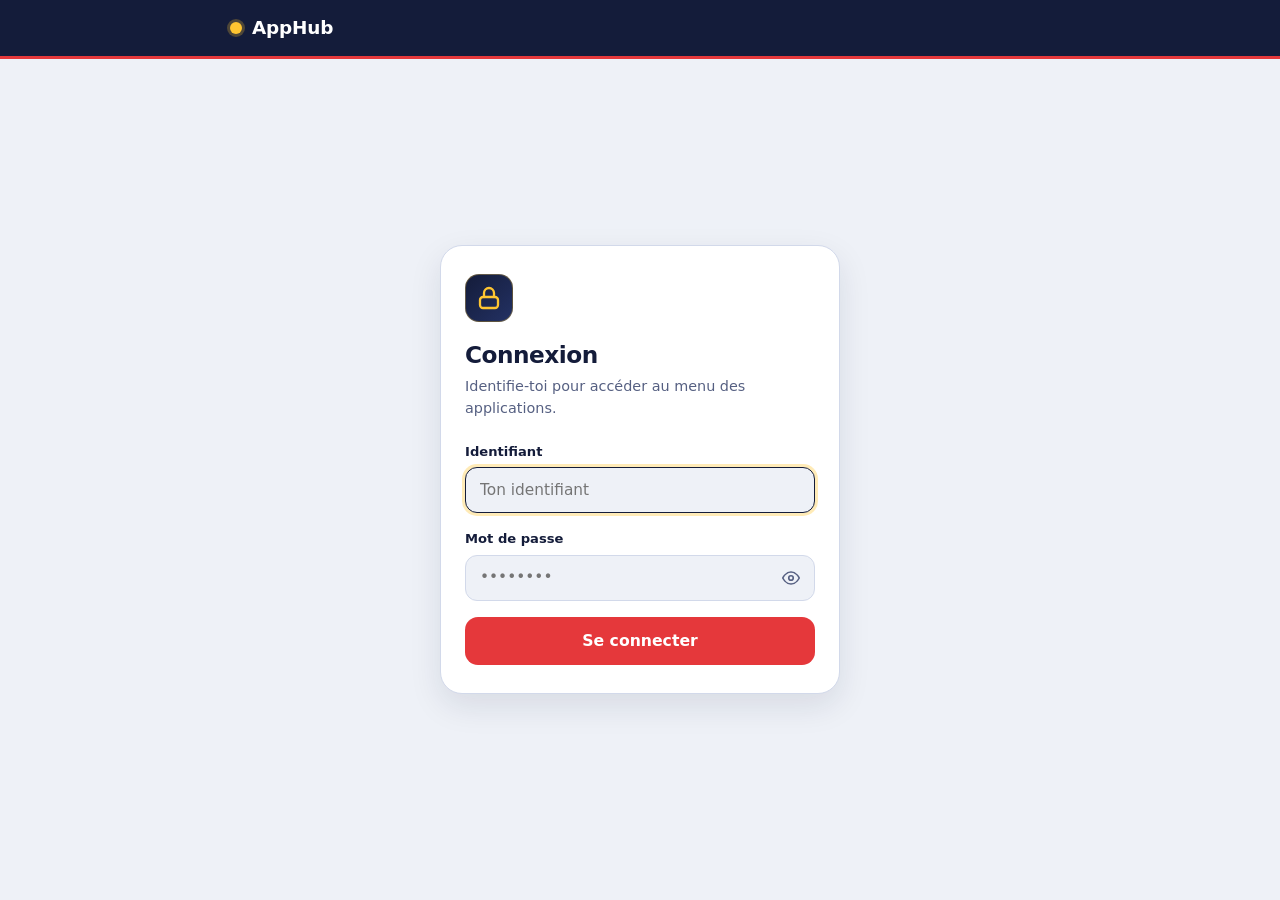
<file: index.html>
<!-- MENU DES APPLICATIONS -->

<!DOCTYPE html>
<html lang="fr">
<head>
  <meta charset="UTF-8" />
  <meta name="viewport" content="width=device-width, initial-scale=1.0, viewport-fit=cover" />
  <meta name="theme-color" content="#141c3a" />
  <link rel="manifest" href="./manifest.webmanifest.json" />
  <meta name="theme-color" content="#09090b" />
  <meta name="apple-mobile-web-app-capable" content="yes" />
  <meta name="apple-mobile-web-app-status-bar-style" content="black-translucent" />
  <link rel="apple-touch-icon" href="./icons/icon-192.png" />
  <title>AppHub</title>
  <script>
    // Garde-fou : renvoie vers la page de connexion si la session n'est pas validée
    if (sessionStorage.getItem("apphub_auth_ok") !== "1") {
      window.location.replace("./login.html");
    }
  </script>
  <style>
    /* =========================================================================
       VARIABLES & THÈME (Assortis à Pokéhub : clair & sombre automatique)
       ========================================================================= */
    :root {
      --bg: #eef1f7;
      --surface: #ffffff;
      --surface-hover: #f8faff;
      --text: #141c3a;
      --muted: #566082;
      --border: #d2d9ea;
      --navy: #141c3a;
      --accent: #e5383b;
      --gold: #ffc531;
      --gold-text: #3a2900;
      --emerald: #10b981;
      --shadow: 0 8px 24px rgba(20, 28, 58, 0.08);
      --shadow-hover: 0 14px 32px rgba(20, 28, 58, 0.14);
      color-scheme: light;
    }

    @media (prefers-color-scheme: dark) {
      :root {
        --bg: #0d1430;
        --surface: #162047;
        --surface-hover: #1d2a5c;
        --text: #e9edfb;
        --muted: #9aa6cf;
        --border: #2d3a73;
        --shadow: 0 8px 24px rgba(0, 0, 0, 0.35);
        --shadow-hover: 0 14px 32px rgba(0, 0, 0, 0.5);
        color-scheme: dark;
      }
    }

    * {
      box-sizing: border-box;
      -webkit-tap-highlight-color: transparent;
    }

    html, body {
      margin: 0;
      padding: 0;
    }

    body {
      min-height: 100vh;
      background-color: var(--bg);
      color: var(--text);
      font-family: ui-rounded, "SF Pro Rounded", "Inter", "Nunito", "Segoe UI", system-ui, -apple-system, sans-serif;
      line-height: 1.5;
      display: flex;
      flex-direction: column;
      -webkit-font-smoothing: antialiased;
    }

    /* =========================================================================
       BARRE DU HAUT SOBRE
       ========================================================================= */
    .topbar {
      background-color: var(--navy);
      color: #ffffff;
      border-bottom: 3px solid var(--accent);
      padding: calc(14px + env(safe-area-inset-top)) 20px 14px;
    }

    .topbar-inner {
      max-width: 820px;
      margin: 0 auto;
      display: flex;
      align-items: center;
      justify-content: space-between;
      gap: 12px;
    }

    .brand {
      display: flex;
      align-items: center;
      gap: 10px;
      font-weight: 800;
      font-size: 1.15rem;
      letter-spacing: -0.01em;
    }

    .brand-dot {
      width: 12px;
      height: 12px;
      border-radius: 50%;
      background: var(--gold);
      box-shadow: 0 0 0 3px rgba(255, 197, 49, 0.25);
      flex: none;
    }

    .domain-pill {
      font-size: 0.8rem;
      font-weight: 700;
      color: rgba(255, 255, 255, 0.82);
      background: rgba(255, 255, 255, 0.12);
      padding: 4px 12px;
      border-radius: 999px;
    }

    /* =========================================================================
       CONTENU PRINCIPAL & GRILLE D'APPLICATIONS
       ========================================================================= */
    .container {
      width: 100%;
      max-width: 820px;
      margin: 0 auto;
      padding: 32px 18px 48px;
      flex: 1;
      display: flex;
      flex-direction: column;
      justify-content: center;
    }

    .intro {
      margin-bottom: 24px;
    }

    .intro h1 {
      margin: 0;
      font-size: clamp(1.5rem, 4vw, 2rem);
      font-weight: 800;
      letter-spacing: -0.02em;
      line-height: 1.2;
    }

    .intro p {
      margin: 6px 0 0;
      color: var(--muted);
      font-size: 0.95rem;
    }

    .apps-grid {
      display: grid;
      grid-template-columns: repeat(auto-fit, minmax(280px, 1fr));
      gap: 16px;
    }

    /* Carte cliquable d'application */
    .app-card {
      position: relative;
      display: flex;
      align-items: center;
      gap: 16px;
      padding: 20px;
      background-color: var(--surface);
      border: 1.5px solid var(--border);
      border-radius: 20px;
      text-decoration: none;
      color: inherit;
      box-shadow: var(--shadow);
      transition: transform 0.18s cubic-bezier(0.22, 1, 0.36, 1),
                  box-shadow 0.18s ease,
                  border-color 0.18s ease,
                  background-color 0.18s ease;
    }

    .app-card:hover {
      transform: translateY(-3px);
      background-color: var(--surface-hover);
      box-shadow: var(--shadow-hover);
      border-color: var(--text);
    }

    .app-card:active {
      transform: scale(0.98);
    }

    .app-card:focus-visible {
      outline: 3px solid var(--gold);
      outline-offset: 2px;
    }

    /* Icônes nettes des applications */
    .app-icon {
      width: 56px;
      height: 56px;
      border-radius: 16px;
      display: grid;
      place-items: center;
      flex: none;
    }

    /* Icône style Pokéball pour Pokéhub */
    .icon-pokehub {
      background: linear-gradient(135deg, #141c3a 0%, #233163 100%);
      border: 2px solid rgba(255, 255, 255, 0.15);
    }

    .pokeball-svg {
      width: 30px;
      height: 30px;
      border-radius: 50%;
      background: linear-gradient(#e5383b 0 46%, #ffffff 46% 54%, #f4f6fb 54%);
      border: 2.5px solid #ffffff;
      position: relative;
    }

    .pokeball-svg::after {
      content: "";
      position: absolute;
      inset: 50% auto auto 50%;
      width: 9px;
      height: 9px;
      transform: translate(-50%, -50%);
      border-radius: 50%;
      background: #ffc531;
      border: 2px solid #141c3a;
    }

    /* Icône éclair/cap pour CAP */
    .icon-cap {
      background: linear-gradient(135deg, #10b981 0%, #0d9488 100%);
      color: #09090b;
    }

    .app-info {
      flex: 1;
      min-width: 0;
    }

    .app-title-row {
      display: flex;
      align-items: center;
      gap: 8px;
      margin-bottom: 4px;
    }

    .app-info h2 {
      margin: 0;
      font-size: 1.15rem;
      font-weight: 800;
      letter-spacing: -0.01em;
    }

    .app-tag {
      font-size: 0.72rem;
      font-weight: 800;
      padding: 2px 8px;
      border-radius: 999px;
      background: rgba(255, 197, 49, 0.22);
      color: var(--text);
    }

    .app-info p {
      margin: 0;
      font-size: 0.88rem;
      color: var(--muted);
      line-height: 1.4;
    }

    .app-arrow {
      color: var(--muted);
      flex: none;
      transition: transform 0.18s ease, color 0.18s ease;
    }

    .app-card:hover .app-arrow {
      transform: translateX(3px);
      color: var(--text);
    }

    /* =========================================================================
       NOTE DISCRÈTE EN BAS DE PAGE
       ========================================================================= */
    .footer-note {
      margin-top: 32px;
      padding-top: 16px;
      border-top: 1px dashed var(--border);
      display: flex;
      flex-wrap: wrap;
      align-items: center;
      justify-content: space-between;
      gap: 8px;
      font-size: 0.8rem;
      color: var(--muted);
    }

    .footer-note code {
      font-family: ui-monospace, SFMono-Regular, Menlo, monospace;
      font-size: 0.76rem;
      padding: 2px 6px;
      border-radius: 6px;
      background: var(--surface);
      border: 1px solid var(--border);
      color: var(--text);
    }

    @media (max-width: 480px) {
      .container {
        justify-content: flex-start;
        padding-top: 24px;
      }
      .app-card {
        padding: 16px;
        gap: 14px;
      }
      .app-icon {
        width: 48px;
        height: 48px;
        border-radius: 14px;
      }
    }
  </style>
</head>
<body>

  <!-- En-tête sobre -->
  <header class="topbar">
    <div class="topbar-inner">
      <div class="brand">
        <span class="brand-dot" aria-hidden="true"></span>
        <span>AppHub</span>
      </div>
      <div style="display:flex;align-items:center;gap:8px;">
        <button type="button" onclick="sessionStorage.removeItem('apphub_auth_ok');window.location.replace('./login.html');" style="border:1px solid rgba(255,255,255,0.22);background:rgba(255,255,255,0.1);color:#fff;font:inherit;font-size:0.78rem;font-weight:700;padding:4px 10px;border-radius:999px;cursor:pointer;">Déconnexion</button>
      </div>
    </div>
  </header>

  <!-- Contenu principal -->
  <main class="container">
    <div class="intro">
      <h1>Mes applications</h1>
      <p>Choisis un espace pour continuer.</p>
    </div>

    <div class="apps-grid">
      <!-- APPLICATION 1 : Pokéhub -->
      <a href="./pokehub/" class="app-card">
        <div class="app-icon icon-pokehub" aria-hidden="true">
          <span class="pokeball-svg"></span>
        </div>
        <div class="app-info">
          <div class="app-title-row">
            <h2>Pokéhub</h2>
          </div>
          <p>Roue de chasse, Living Shiny Dex, cartes &amp; succès</p>
        </div>
        <svg class="app-arrow" width="20" height="20" viewBox="0 0 24 24" fill="none" stroke="currentColor" stroke-width="2.4" stroke-linecap="round" stroke-linejoin="round" aria-hidden="true">
          <path d="M9 18l6-6-6-6" />
        </svg>
      </a>

      <!-- APPLICATION 2 : CAP · Paliers -->
      <a href="./paliers/" class="app-card">
        <div class="app-icon icon-cap" aria-hidden="true">
          <svg width="28" height="28" viewBox="0 0 24 24" fill="none" stroke="currentColor" stroke-width="2.5" stroke-linecap="round" stroke-linejoin="round">
            <path d="M13 10V3L4 14h7v7l9-11h-7z" />
          </svg>
        </div>
        <div class="app-info">
          <div class="app-title-row">
            <h2>CAP · Paliers</h2>
          </div>
          <p>Suivi d'objectifs par paliers successifs et file d'attente</p>
        </div>
        <svg class="app-arrow" width="20" height="20" viewBox="0 0 24 24" fill="none" stroke="currentColor" stroke-width="2.4" stroke-linecap="round" stroke-linejoin="round" aria-hidden="true">
          <path d="M9 18l6-6-6-6" />
        </svg>
      </a>

      <!--
        POUR AJOUTER UNE FUTURE APPLICATION :
        Duplique simplement un bloc <a href="./nom-du-dossier/" class="app-card">...</a> ci-dessus
        et crée le dossier correspondant avec son propre fichier index.html !
      -->
    </div>

    <!-- Note discrète -->
    <footer class="footer-note">
      <span>Pour ajouter une app : duplique un bloc <code>&lt;a class="app-card"&gt;</code> et crée son dossier.</span>
    </footer>
  </main>
<script>
  if ('serviceWorker' in navigator) {
    window.addEventListener('load', () => {
      navigator.serviceWorker.register('./sw.js');
    });
  }
</script>
</body>
</html>
</file>
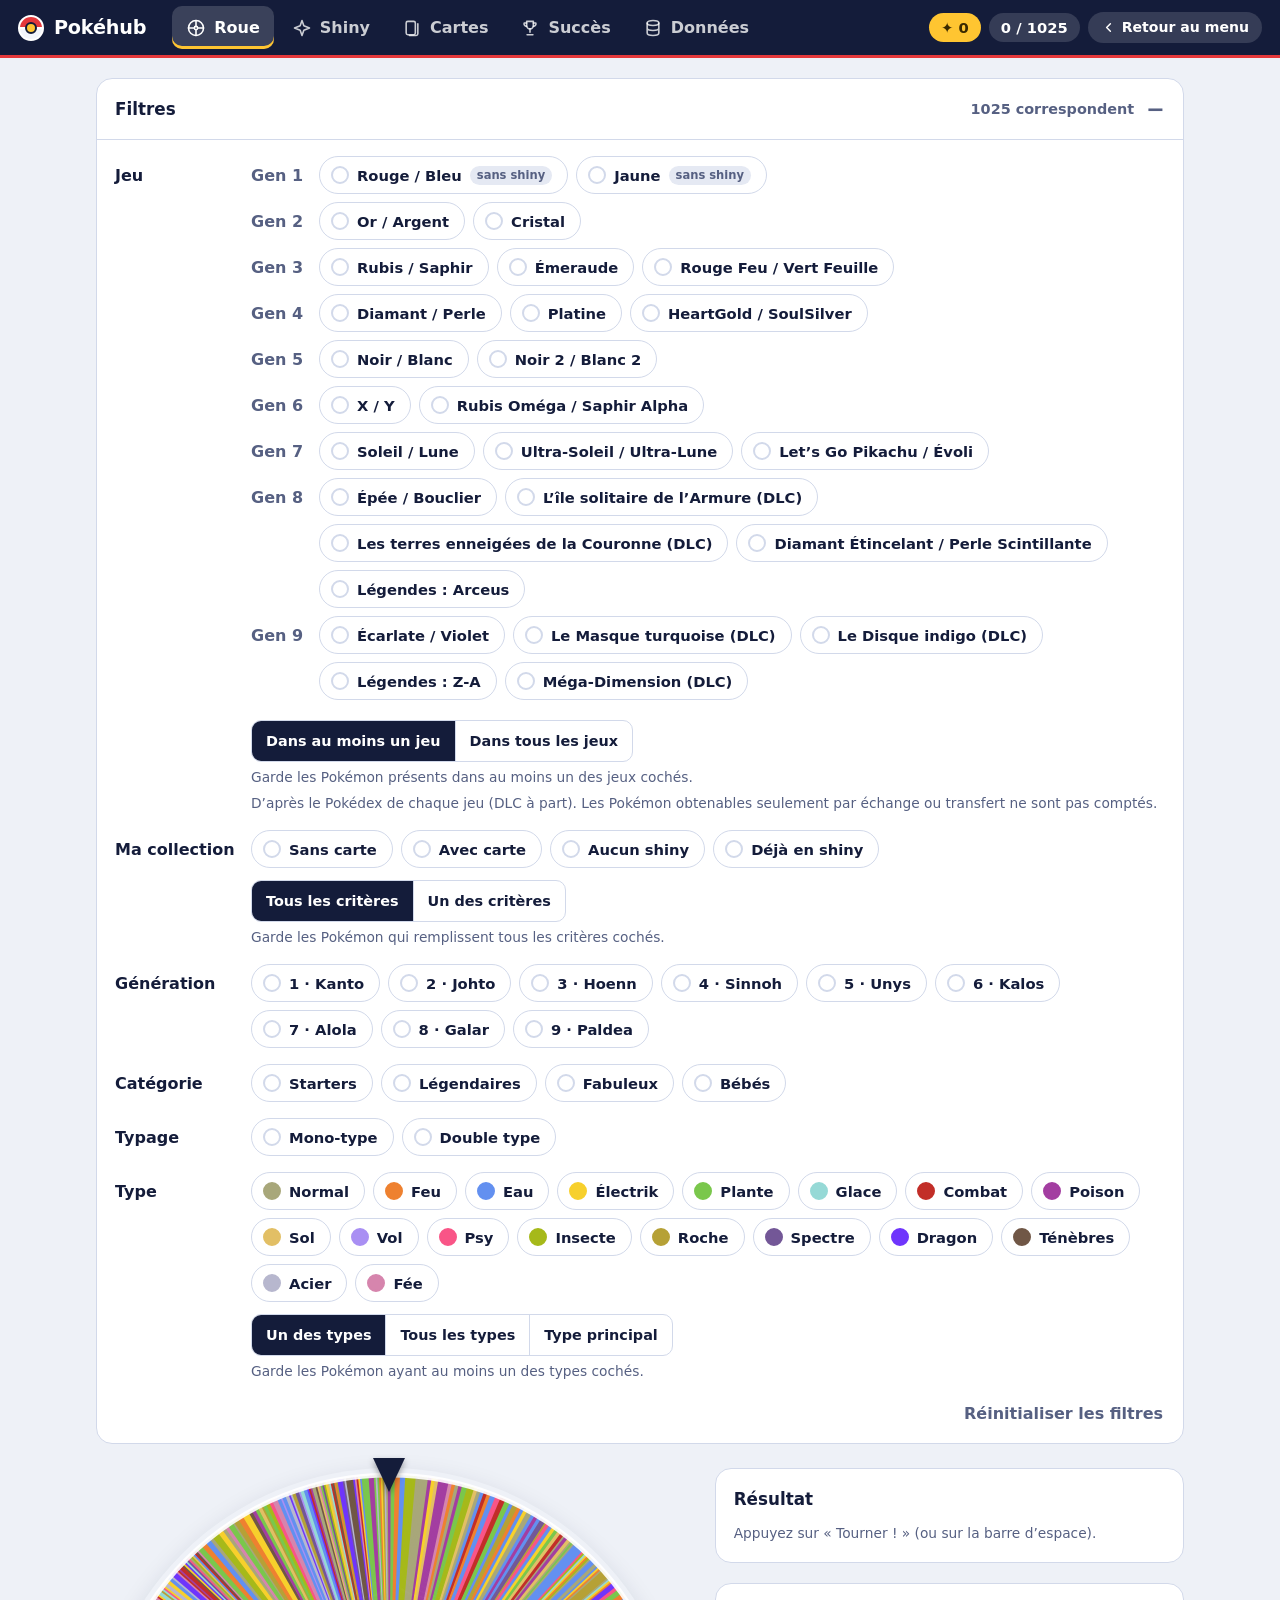
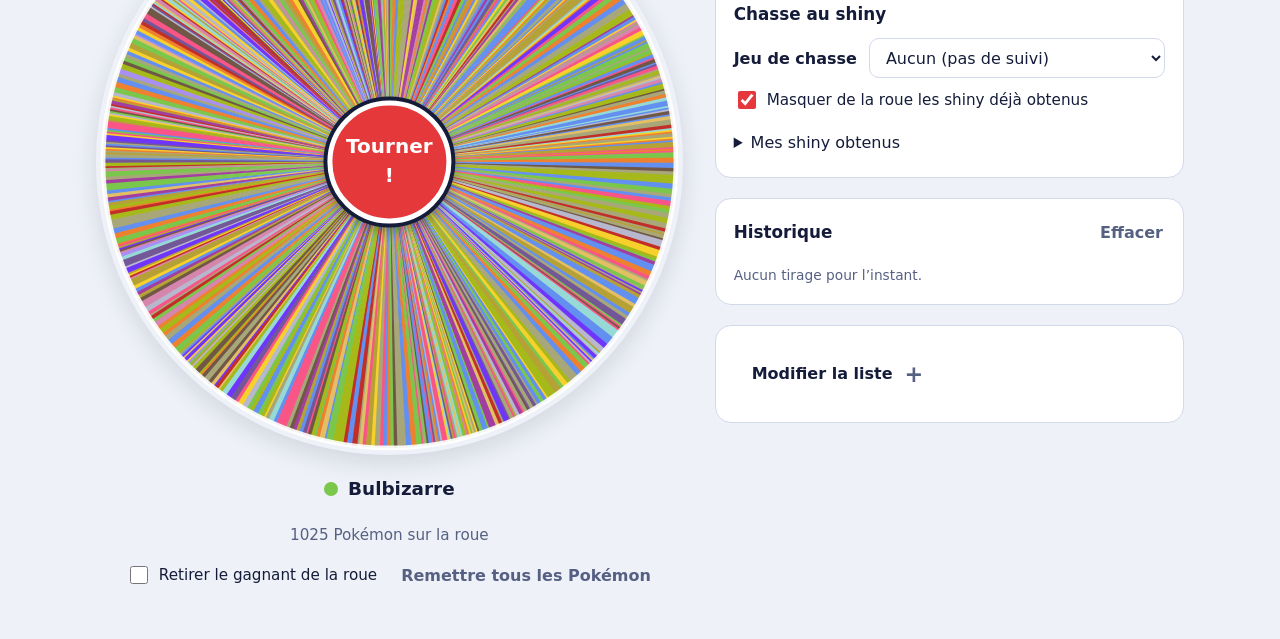
<file: pokehub/index.html>
<!DOCTYPE html>
<html lang="fr">
<head>
<meta charset="utf-8">
<meta name="viewport" content="width=device-width, initial-scale=1, viewport-fit=cover">
<meta name="theme-color" content="#141c3a">
<meta name="mobile-web-app-capable" content="yes">
<meta name="apple-mobile-web-app-capable" content="yes">
<meta name="apple-mobile-web-app-title" content="Pokéhub">
<meta name="apple-mobile-web-app-status-bar-style" content="black-translucent">
<link rel="manifest" href="../manifest.webmanifest.json">
<link rel="icon" href="icon-192.png">
<link rel="apple-touch-icon" href="icon-192.png">
<link rel="apple-touch-icon" href="../icons/icon-192.png">
<title>Pokéhub</title>
<style>
:root {
  --bg: #eef1f7; --surface: #ffffff; --surface-2: #e5e9f3; --text: #141c3a; --muted: #566082; --border: #d2d9ea;
  --navy: #141c3a; --accent: #e5383b; --accent-text: #ffffff;
  --sel-bg: #141c3a; --sel-text: #ffffff;
  --gold: #b27a00; --gold-bg: #ffc531; --gold-text: #3a2900; --gold-soft: #fff1c9;
  --ok: #178a5f; --ok-soft: #d9f4e8; --miss: #c2272b; --miss-soft: #fde3e3;
  --sil: brightness(0) opacity(.3);
  --shadow: 0 8px 24px rgba(20, 28, 58, .13);
  --top-h: 58px;
  color-scheme: light;
}
@media (prefers-color-scheme: dark) {
  :root {
    --bg: #0d1430; --surface: #162047; --surface-2: #1f2b5c; --text: #e9edfb; --muted: #9aa6cf; --border: #2d3a73;
    --sel-bg: #e9edfb; --sel-text: #0d1430;
    --gold: #ffc531; --gold-soft: #3b3010;
    --ok: #4cd6a0; --ok-soft: #123a34; --miss: #ff8a8d; --miss-soft: #43202f;
    --sil: brightness(0) invert(1) opacity(.2);
    --shadow: 0 8px 24px rgba(0, 0, 0, .45);
    color-scheme: dark;
  }
}
* { box-sizing: border-box; }
html, body { margin: 0; }
body { background: var(--bg); color: var(--text); font-family: ui-rounded, "SF Pro Rounded", "Nunito", "Avenir Next", "Segoe UI", system-ui, sans-serif; line-height: 1.45; -webkit-font-smoothing: antialiased; -webkit-tap-highlight-color: transparent; }
button, input, select, textarea { font: inherit; color: inherit; }
button { cursor: pointer; }
:focus-visible { outline: 3px solid var(--gold-bg); outline-offset: 2px; }
[hidden] { display: none !important; }
.skip { position: absolute; left: -999px; } .skip:focus { left: 8px; top: 8px; z-index: 99; background: #fff; color: #000; padding: 8px 12px; }
h1, h2, h3, h4, p { margin: 0; }

/* ---------- Barre du haut et onglets ---------- */
.top { position: sticky; top: 0; z-index: 30; display: flex; align-items: center; gap: 18px; min-height: var(--top-h); padding: env(safe-area-inset-top) 18px 0; background: var(--navy); color: #fff; border-bottom: 3px solid var(--accent); }
.brand { display: flex; align-items: center; gap: 10px; font-weight: 800; font-size: 1.2rem; letter-spacing: -.01em; }
.ball { width: 26px; height: 26px; border-radius: 50%; background: linear-gradient(#e5383b 0 46%, #fff 46% 54%, #f4f6fb 54%); border: 2.5px solid #fff; position: relative; flex: none; }
.ball::after { content: ""; position: absolute; inset: 50% auto auto 50%; width: 8px; height: 8px; transform: translate(-50%, -50%); border-radius: 50%; background: var(--gold-bg); border: 2px solid var(--navy); }
.tabs { display: flex; gap: 4px; margin-left: 8px; }
.tabs button { display: flex; align-items: center; gap: 8px; background: none; border: 0; color: rgba(255, 255, 255, .78); padding: 10px 14px; border-radius: 10px; font-weight: 700; }
.tabs button svg { width: 20px; height: 20px; fill: none; stroke: currentColor; stroke-width: 1.9; stroke-linecap: round; stroke-linejoin: round; }
.tabs button:hover { background: rgba(255, 255, 255, .1); color: #fff; }
.tabs button[aria-selected="true"] { color: #fff; background: rgba(255, 255, 255, .16); box-shadow: inset 0 -3px 0 var(--gold-bg); }
.pills { margin-left: auto; display: flex; align-items: center; gap: 8px; }
.pill { background: rgba(255, 255, 255, .14); color: #fff; border-radius: 999px; padding: 4px 12px; font-weight: 800; font-variant-numeric: tabular-nums; font-size: .92rem; }
.pill.gold { background: var(--gold-bg); color: var(--gold-text); }
.btn-menu { display: inline-flex; align-items: center; gap: 6px; background: rgba(255, 255, 255, .14); color: #fff; text-decoration: none; border-radius: 999px; padding: 5px 13px; font-weight: 800; font-size: .88rem; white-space: nowrap; transition: background .15s, transform .1s; }
.btn-menu svg { width: 15px; height: 15px; fill: none; stroke: currentColor; stroke-width: 2.3; stroke-linecap: round; stroke-linejoin: round; flex: none; }
.btn-menu:hover { background: rgba(255, 255, 255, .24); }
.btn-menu:active { transform: scale(.97); }
@media (max-width: 720px) {
  .top { gap: 10px; padding-left: 14px; padding-right: 14px; }
  .pills { gap: 6px; }
  .pill { padding: 4px 9px; font-size: .84rem; }
  .btn-menu { padding: 5px 10px; font-size: .8rem; gap: 4px; }
  .tabs { position: fixed; left: 0; right: 0; bottom: 0; margin: 0; gap: 0; background: var(--navy); border-top: 1px solid rgba(255, 255, 255, .15); padding: 4px 6px calc(4px + env(safe-area-inset-bottom)); }
  .tabs button { flex: 1; flex-direction: column; gap: 2px; padding: 7px 4px; font-size: .74rem; border-radius: 10px; }
  .tabs button[aria-selected="true"] { box-shadow: inset 0 3px 0 var(--gold-bg); }
  main { padding-bottom: 76px; }
}

/* ---------- Structure commune ---------- */
.view { max-width: 1120px; margin: 0 auto; padding: 20px 16px 48px; }
.view-head { display: flex; flex-wrap: wrap; align-items: end; justify-content: space-between; gap: 12px 20px; margin-bottom: 14px; }
.bignum { display: flex; align-items: baseline; flex-wrap: wrap; gap: 4px 12px; }
.bignum strong { font-size: clamp(2.2rem, 7vw, 3.4rem); line-height: 1; letter-spacing: -.03em; font-variant-numeric: tabular-nums; }
.bignum span { color: var(--muted); font-weight: 600; }
.head-actions { display: flex; gap: 8px; flex-wrap: wrap; }
.panel { background: var(--surface); border: 1px solid var(--border); border-radius: 16px; padding: 18px; }
.panel h2 { font-size: 1.05rem; font-weight: 800; margin-bottom: 12px; }
.hint { color: var(--muted); font-size: .86rem; margin-top: 6px; }
.empty { color: var(--muted); padding: 28px 8px; text-align: center; }
.btn-primary { background: var(--accent); color: var(--accent-text); border: 0; border-radius: 12px; padding: 10px 18px; font-weight: 800; min-height: 42px; }
.btn-primary:hover { filter: brightness(1.08); }
.btn-ghost { border: 1.5px solid var(--border); background: var(--surface); border-radius: 10px; padding: 8px 14px; font-weight: 700; min-height: 40px; }
.btn-ghost:hover:not(:disabled) { border-color: var(--text); }
.btn-ghost:disabled { opacity: .5; cursor: not-allowed; }
.btn-ghost.danger { color: var(--miss); }
.link-btn { background: none; border: 0; padding: 4px 2px; color: var(--text); font-weight: 700; text-decoration: underline; text-underline-offset: 3px; }
.link-btn:disabled { color: var(--muted); text-decoration: none; cursor: default; }
.check { display: inline-flex; align-items: center; gap: 8px; font-size: .95rem; cursor: pointer; user-select: none; }
.check input { width: 18px; height: 18px; accent-color: var(--accent); }
.seg { display: inline-flex; border: 1.5px solid var(--border); border-radius: 10px; overflow: hidden; background: var(--surface); max-width: 100%; }
.seg button { border: 0; background: none; padding: 8px 14px; min-height: 40px; font-weight: 700; font-size: .9rem; }
.seg button + button { border-left: 1.5px solid var(--border); }
.seg button[aria-pressed="true"] { background: var(--sel-bg); color: var(--sel-text); }
.toolbar { display: flex; flex-wrap: wrap; gap: 8px; align-items: center; margin: 14px 0 6px; }
.toolbar input[type="search"], .toolbar select, .jtop input, .jgrid input, #dtCodeIn, #dtCodeOut, #huntGame { min-height: 40px; padding: 8px 12px; border-radius: 10px; border: 1.5px solid var(--border); background: var(--surface); color: var(--text); }
.toolbar input[type="search"] { flex: 1 1 200px; }
.bar { height: 10px; border-radius: 999px; background: var(--surface-2); overflow: hidden; margin-top: 10px; }
.bar > i { display: block; height: 100%; width: 0; background: var(--gold-bg); border-radius: 999px; transition: width .35s; }
.bar.big { height: 14px; } .bar.big > i { background: var(--ok); }
.spr { display: inline-block; flex: none; background-repeat: no-repeat; }
.badge { padding: 3px 11px; border-radius: 999px; font-size: .82rem; font-weight: 800; }
.chipst { display: inline-block; padding: 3px 10px; border-radius: 999px; font-size: .8rem; font-weight: 700; background: var(--surface-2); color: var(--muted); }
.chipst.ok { background: var(--ok-soft); color: var(--ok); } .chipst.miss { background: var(--miss-soft); color: var(--miss); } .chipst.gold { background: var(--gold-soft); color: var(--gold); }
.toast { position: fixed; left: 50%; bottom: calc(24px + env(safe-area-inset-bottom)); transform: translateX(-50%); z-index: 60; display: flex; align-items: center; gap: 14px; max-width: calc(100vw - 24px); background: var(--navy); color: #fff; padding: 11px 16px; border-radius: 12px; box-shadow: var(--shadow); font-weight: 600; font-size: .92rem; }
.toast button { background: none; border: 0; color: var(--gold-bg); font-weight: 800; text-decoration: underline; padding: 2px; }
@media (max-width: 720px) { .toast { bottom: calc(86px + env(safe-area-inset-bottom)); } }
dialog { border: 0; border-radius: 16px; padding: 0; background: var(--surface); color: var(--text); width: min(560px, calc(100vw - 24px)); max-height: 86vh; box-shadow: var(--shadow); }
dialog::backdrop { background: rgba(8, 12, 30, .6); }
.dlg-in { padding: 18px; display: flex; flex-direction: column; gap: 12px; max-height: 86vh; }
#colsBody { overflow: auto; display: grid; gap: 10px; padding-right: 4px; }
#colsBody fieldset, .jform fieldset { border: 1.5px solid var(--border); border-radius: 12px; padding: 8px 12px 12px; margin: 0; min-width: 0; }
legend { font-weight: 800; font-size: .9rem; padding: 0 6px; }
#colsBody label { display: flex; padding: 5px 0; }
.dlg-act { display: flex; gap: 8px; justify-content: flex-end; }

/* ---------- Roue ---------- */
details.panel.filters { padding: 0; margin-bottom: 24px; }
details.panel summary { cursor: pointer; font-weight: 800; list-style: none; display: flex; align-items: center; gap: 12px; padding: 14px 18px; }
details.panel summary::-webkit-details-marker { display: none; }
details.panel summary::after { content: "+"; font-size: 1.4rem; color: var(--muted); }
details.panel[open] > summary::after { content: "−"; }
.fs-title { font-size: 1.05rem; } .fs-count { margin-left: auto; color: var(--muted); font-weight: 600; font-size: .9rem; }
.badge-n { background: var(--sel-bg); color: var(--sel-text); border-radius: 999px; padding: 1px 10px; font-size: .8rem; font-weight: 800; }
.fbody { border-top: 1px solid var(--border); padding: 16px 18px 14px; display: flex; flex-direction: column; gap: 16px; }
#filterBody { display: flex; flex-direction: column; gap: 16px; }
.frow { display: grid; grid-template-columns: 120px 1fr; gap: 6px 16px; align-items: start; }
.fhead { display: flex; align-items: center; gap: 10px; min-height: 38px; font-weight: 800; }
.fclear { font-size: .85rem; }
.fchips { display: flex; flex-wrap: wrap; gap: 8px; }
.fchip { --c: var(--sel-bg); --ct: var(--sel-text); display: inline-flex; align-items: center; gap: 8px; min-height: 38px; padding: 6px 15px 6px 11px; border: 1.5px solid var(--border); background: var(--surface); border-radius: 999px; font-size: .92rem; font-weight: 700; transition: background .15s, border-color .15s, color .15s; }
.fchip::before { content: ""; width: 14px; height: 14px; border-radius: 50%; border: 2px solid var(--border); flex: none; }
.fchip.type::before { background: var(--c); border-color: var(--c); }
.fchip:hover { border-color: var(--c); }
.fchip[aria-pressed="true"] { background: var(--c); border-color: var(--c); color: var(--ct); }
.fchip[aria-pressed="true"]::before { content: "\2713"; border: 0; background: none; width: auto; height: auto; font-size: .95rem; line-height: 1; font-weight: 900; }
.chip-tag { font-size: .72rem; font-weight: 700; padding: 1px 7px; border-radius: 999px; background: var(--surface-2); color: var(--muted); }
.fchip[aria-pressed="true"] .chip-tag { background: rgba(255, 255, 255, .28); color: inherit; }
.fsub { display: grid; grid-template-columns: 58px 1fr; gap: 6px 10px; align-items: start; margin-bottom: 8px; }
.fsub-l { border: 0; background: none; padding: 0; min-height: 38px; text-align: left; font-weight: 800; color: var(--muted); }
.fsub-l:hover { color: var(--text); text-decoration: underline; }
.frow .seg { margin-top: 12px; }
.ffoot { display: flex; justify-content: space-between; align-items: center; gap: 12px; flex-wrap: wrap; }
.fmsg { color: var(--muted); font-size: .9rem; }
.locked { opacity: .65; pointer-events: none; }
@media (max-width: 720px) { .frow { grid-template-columns: 1fr; } .fsub { grid-template-columns: 1fr; margin-bottom: 12px; } .fsub-l { min-height: 0; } .frow .seg { display: flex; flex-direction: column; width: 100%; } .frow .seg button + button { border-left: 0; border-top: 1.5px solid var(--border); } }

.layout { display: grid; grid-template-columns: minmax(0, 1.25fr) minmax(0, 1fr); gap: 32px; align-items: start; }
@media (max-width: 900px) { .layout { grid-template-columns: 1fr; } }
.wheel-col { display: flex; flex-direction: column; align-items: center; gap: 14px; }
.wheel-wrap { position: relative; width: 100%; max-width: 620px; aspect-ratio: 1; }
#wheel { display: block; width: 100%; height: 100%; border-radius: 50%; box-shadow: var(--shadow); }
.pointer { position: absolute; left: 50%; top: -10px; transform: translateX(-50%); width: 0; height: 0; border-left: 16px solid transparent; border-right: 16px solid transparent; border-top: 34px solid var(--text); filter: drop-shadow(0 3px 3px rgba(0, 0, 0, .35)); z-index: 2; }
.hub { position: absolute; left: 50%; top: 50%; transform: translate(-50%, -50%); width: 21%; aspect-ratio: 1; border-radius: 50%; border: 5px solid #fff; background: var(--accent); color: #fff; font-weight: 800; font-size: clamp(.85rem, 2.4vw, 1.25rem); box-shadow: 0 0 0 4px var(--navy), 0 6px 16px rgba(0, 0, 0, .4); transition: transform .12s; z-index: 2; }
.hub:hover:not(:disabled) { transform: translate(-50%, -50%) scale(1.05); } .hub:active:not(:disabled) { transform: translate(-50%, -50%) scale(.96); } .hub:disabled { opacity: .55; cursor: not-allowed; }
.live { min-height: 2.2em; font-size: 1.15rem; font-weight: 800; display: flex; align-items: center; gap: 10px; }
.live .dot { width: 14px; height: 14px; border-radius: 50%; background: var(--border); flex: none; }
.meta-line { color: var(--muted); font-size: .95rem; text-align: center; }
.options { display: flex; flex-wrap: wrap; gap: 14px 22px; justify-content: center; align-items: center; }
.side { display: flex; flex-direction: column; gap: 20px; min-width: 0; }
.result { display: grid; grid-template-columns: 150px 1fr; gap: 16px; align-items: start; animation: pop .45s cubic-bezier(.2, 1.4, .4, 1); }
@keyframes pop { from { transform: scale(.88); opacity: 0; } to { transform: scale(1); opacity: 1; } }
.art { position: relative; width: 150px; height: 150px; border-radius: 14px; background: var(--surface-2); overflow: hidden; display: grid; place-items: center; }
.art img { position: absolute; inset: 0; width: 100%; height: 100%; object-fit: contain; background: var(--surface-2); }
.art-toggle { position: absolute; right: 6px; bottom: 6px; z-index: 2; width: 32px; height: 32px; border-radius: 50%; border: 0; background: var(--surface); color: var(--muted); font-size: 1rem; box-shadow: 0 2px 6px rgba(0, 0, 0, .25); }
.art-toggle[aria-pressed="true"] { background: var(--gold-bg); color: var(--gold-text); }
.res-body h3 { font-size: 1.7rem; line-height: 1.15; letter-spacing: -.01em; }
.num { color: var(--muted); font-weight: 700; margin: 2px 0 10px; }
.badges { display: flex; flex-wrap: wrap; gap: 6px; }
.tags { margin-top: 10px; color: var(--muted); font-size: .9rem; }
.res-status { display: flex; flex-wrap: wrap; gap: 6px; margin-top: 10px; }
.res-actions { display: flex; flex-wrap: wrap; gap: 8px; margin-top: 12px; }
.btn-shiny, .btn-card { border-radius: 10px; padding: 8px 14px; font-weight: 800; min-height: 40px; background: transparent; border: 2px solid var(--gold); color: var(--text); }
.btn-card { border-color: var(--ok); }
.btn-shiny:hover:not(:disabled) { background: var(--gold-soft); } .btn-card:hover { background: var(--ok-soft); }
.btn-shiny.done { background: var(--gold-bg); border-color: var(--gold-bg); color: var(--gold-text); }
.btn-card.done { background: var(--ok); border-color: var(--ok); color: #fff; }
.btn-shiny:disabled { opacity: .55; cursor: not-allowed; }
@media (max-width: 480px) { .result { grid-template-columns: 1fr; justify-items: center; text-align: center; } .badges, .res-status, .res-actions { justify-content: center; } }
.panel-head { display: flex; justify-content: space-between; align-items: center; margin-bottom: 12px; } .panel-head h2 { margin: 0; }
.history { list-style: none; margin: 0; padding: 0; max-height: 240px; overflow: auto; display: flex; flex-direction: column; gap: 4px; }
.history li { display: flex; align-items: center; gap: 10px; padding: 6px 8px; border-radius: 8px; } .history li:nth-child(odd) { background: var(--surface-2); }
.history .sw { width: 12px; height: 12px; border-radius: 50%; flex: none; } .history .hn { font-weight: 700; flex: 1; min-width: 0; overflow: hidden; text-overflow: ellipsis; white-space: nowrap; } .history .hid { color: var(--muted); font-size: .85rem; }
.hunt-row { display: flex; flex-wrap: wrap; gap: 8px 12px; align-items: center; margin-bottom: 10px; }
#huntGame { flex: 1; min-width: 200px; }
.hunt-stat { font-size: .92rem; color: var(--muted); margin: 6px 0 12px; }
details.sub { margin: 12px 0 0; } details.sub summary { padding: 4px 0; font-size: 1rem; } 
.got, .pool { display: flex; flex-wrap: wrap; gap: 5px; max-height: 240px; overflow: auto; padding-top: 8px; }
.got p { color: var(--muted); font-size: .9rem; }
.got button, .pool button { border: 0; border-radius: 999px; padding: 3px 10px; font-size: .82rem; font-weight: 700; }
.pool button.off { opacity: .28; text-decoration: line-through; } .pool button.got-it { box-shadow: inset 0 0 0 2px var(--gold-bg); }
.list-tools { margin: 12px 0 8px; } .list-tools input { width: 100%; min-height: 40px; padding: 8px 12px; border-radius: 10px; border: 1.5px solid var(--border); background: var(--bg); }

/* ---------- Shiny ---------- */
.stat-row { display: grid; grid-template-columns: repeat(auto-fill, minmax(130px, 1fr)); gap: 10px; }
.stat { position: relative; overflow: hidden; text-align: left; background: var(--surface); border: 1.5px solid var(--border); border-radius: 14px; padding: 10px 12px 14px; display: flex; flex-direction: column; gap: 0; }
.stat b { font-size: 1.7rem; line-height: 1.1; font-variant-numeric: tabular-nums; }
.stat span { font-weight: 800; font-size: .88rem; } .stat small { color: var(--muted); font-size: .78rem; }
.stat i { position: absolute; left: 0; bottom: 0; height: 5px; background: var(--gold-bg); }
.stat.on { border-color: var(--gold-bg); box-shadow: 0 0 0 2px var(--gold-bg); }
.shead, .srow { display: grid; grid-template-columns: 44px 52px minmax(130px, 1fr) repeat(var(--n, 6), 92px); align-items: center; gap: 8px; }
.shead { position: sticky; top: calc(var(--top-h) + env(safe-area-inset-top)); z-index: 5; background: var(--bg); padding: 8px 10px; font-size: .76rem; font-weight: 800; color: var(--muted); border-bottom: 2px solid var(--border); }
.shead .hc { text-align: center; line-height: 1.15; }
.srow { padding: 4px 10px; border-bottom: 1px solid var(--border); }
.srow:hover { background: var(--surface); }
.sn { color: var(--muted); font-weight: 700; font-variant-numeric: tabular-nums; font-size: .85rem; }
.sname { font-weight: 800; min-width: 0; } .sname small { display: block; color: var(--muted); font-weight: 600; font-size: .76rem; }
.sgames { display: contents; }
.scell { width: 100%; min-height: 38px; border-radius: 9px; border: 1.5px solid var(--border); background: transparent; color: var(--border); font-size: 1.05rem; }
.scell:hover { border-color: var(--gold-bg); color: var(--gold-bg); }
.scell.on { background: var(--gold-bg); border-color: var(--gold-bg); color: var(--gold-text); }
.scell.dim:not(.on) { opacity: .4; }
@media (max-width: 720px) {
  .shead { display: none; }
  .srow { grid-template-columns: 34px 48px 1fr; row-gap: 6px; padding: 8px 4px; }
  .sgames { display: flex; flex-wrap: wrap; gap: 6px; grid-column: 1 / -1; }
  .scell { width: auto; font-size: 0; display: inline-flex; align-items: center; padding: 4px 11px; min-height: 36px; color: var(--text); }
  .scell::before { content: "✦"; font-size: .95rem; margin-right: 6px; color: var(--border); }
  .scell::after { content: attr(data-label); font-size: .8rem; font-weight: 700; }
  .scell.on::before { color: var(--gold-text); } .scell.on { color: var(--gold-text); }
}

/* ---------- Cartes ---------- */
.genstrip { display: grid; grid-template-columns: repeat(auto-fit, minmax(84px, 1fr)); gap: 8px; margin: 14px 0; }
.gstrip { position: relative; overflow: hidden; text-align: left; background: var(--surface); border: 1.5px solid var(--border); border-radius: 12px; padding: 7px 10px 11px; display: flex; flex-direction: column; }
.gstrip span { font-size: .78rem; font-weight: 800; color: var(--muted); } .gstrip b { font-size: 1rem; font-variant-numeric: tabular-nums; }
.gstrip i { position: absolute; left: 0; bottom: 0; height: 4px; background: var(--ok); }
.gstrip.on { border-color: var(--text); box-shadow: 0 0 0 1.5px var(--text); } .gstrip.done b { color: var(--ok); }
.gsec { margin-top: 22px; }
.gsec h3 { font-size: 1.1rem; margin-bottom: 10px; } .gsec h3 small { color: var(--muted); font-weight: 700; font-size: .85rem; margin-left: 6px; }
.tiles { display: grid; grid-template-columns: repeat(auto-fill, minmax(96px, 1fr)); gap: 10px; }
.tile { position: relative; aspect-ratio: 5 / 6.6; display: flex; flex-direction: column; align-items: center; justify-content: flex-end; gap: 2px; padding: 6px 4px 8px; border-radius: 12px; border: 2px solid var(--border); background: var(--surface); transition: transform .12s, opacity .2s; }
.tile .tn { position: absolute; top: 6px; left: 8px; font-size: .72rem; font-weight: 800; color: var(--muted); font-variant-numeric: tabular-nums; }
.tile .spr { margin-bottom: auto; margin-top: 10px; }
.tile .tname { font-size: .78rem; font-weight: 800; max-width: 100%; overflow: hidden; text-overflow: ellipsis; white-space: nowrap; }
.tile.own { border-color: var(--ok); background-image: linear-gradient(140deg, rgba(255, 255, 255, .5), transparent 42%); }
.tile.own::after { content: "✓"; position: absolute; top: 4px; right: 6px; width: 18px; height: 18px; border-radius: 50%; background: var(--ok); color: #fff; font-size: .7rem; font-weight: 900; display: grid; place-items: center; }
.tile.miss { border-style: dashed; background: transparent; }
.tile.miss .spr { filter: var(--sil); } .tile.miss .tname { color: var(--muted); }
.tile:hover { transform: translateY(-2px); } .tile:active { transform: scale(.96); }
.tile.gone { opacity: 0; transform: scale(.9); }
.sumrow { display: grid; grid-template-columns: repeat(auto-fit, minmax(150px, 1fr)); gap: 10px; margin: 6px 0 20px; }
.sum { background: var(--surface); border: 1.5px solid var(--border); border-radius: 14px; padding: 12px 14px; } .sum b { display: block; font-size: 1.8rem; line-height: 1.1; font-variant-numeric: tabular-nums; } .sum span { color: var(--muted); font-size: .85rem; font-weight: 600; }
.catgrid { display: grid; grid-template-columns: repeat(auto-fit, minmax(300px, 1fr)); gap: 14px; }
.catgroup { background: var(--surface); border: 1px solid var(--border); border-radius: 14px; padding: 14px; } .catgroup h4 { margin-bottom: 8px; }
.catrow { display: grid; grid-template-columns: 1fr auto; align-items: center; gap: 2px 10px; padding: 5px 0; border-bottom: 1px solid var(--border); }
.catrow:last-child { border-bottom: 0; } .catrow .cl { font-weight: 700; } .catrow b { font-variant-numeric: tabular-nums; } .catrow em { grid-column: 1; color: var(--muted); font-size: .78rem; font-style: normal; }
.cbar { grid-column: 1 / -1; height: 5px; background: var(--surface-2); border-radius: 999px; overflow: hidden; } .cbar i { display: block; height: 100%; background: var(--ok); }
.sec { margin: 28px 0 10px; font-size: 1.15rem; }
.entries { display: flex; flex-direction: column; gap: 6px; }
.entry { background: var(--surface); border: 1px solid var(--border); border-radius: 12px; }
.entry summary { padding: 10px 14px; display: flex; gap: 12px; align-items: center; cursor: pointer; list-style: none; } .entry summary::-webkit-details-marker { display: none; }
.entry summary::after { content: none; }
.entry .el { font-weight: 800; flex: 1; min-width: 0; } .entry .ed { color: var(--muted); font-size: .85rem; } .entry summary b { font-variant-numeric: tabular-nums; min-width: 3ch; text-align: right; } .entry b.neg { color: var(--miss); }
.ebody { padding: 4px 14px 14px; display: flex; flex-wrap: wrap; gap: 6px; } .eact { width: 100%; display: flex; gap: 8px; margin-top: 8px; }
.jform { margin-top: 26px; background: var(--surface); border: 1px solid var(--border); border-radius: 16px; padding: 18px; display: flex; flex-direction: column; gap: 14px; }
.jtop { display: grid; grid-template-columns: 1fr 180px; gap: 10px; } .jtop label, .jgrid label { display: flex; flex-direction: column; gap: 4px; font-size: .82rem; font-weight: 700; }
.jgrid { display: grid; grid-template-columns: repeat(auto-fill, minmax(112px, 1fr)); gap: 8px; }
.jact { display: flex; gap: 8px; flex-wrap: wrap; }
@media (max-width: 480px) { .jtop { grid-template-columns: 1fr; } }

/* ---------- Données ---------- */
.dt-grid { display: grid; grid-template-columns: repeat(auto-fit, minmax(320px, 1fr)); gap: 16px; }
.dt-grid .panel { display: flex; flex-direction: column; gap: 10px; }
.dt-grid p { color: var(--muted); font-size: .92rem; }
#dtInfo { margin: 0; padding-left: 18px; line-height: 1.7; }
#dtCodeIn, #dtCodeOut { width: 100%; min-height: 84px; resize: vertical; font-family: ui-monospace, Menlo, monospace; font-size: .78rem; }
.row { display: flex; flex-wrap: wrap; gap: 8px; align-items: center; }
.modes { display: flex; flex-direction: column; gap: 4px; padding: 10px 12px; background: var(--surface-2); border-radius: 12px; }
.modes label { font-size: .9rem; display: flex; gap: 8px; align-items: flex-start; cursor: pointer; } .modes input { margin-top: 4px; accent-color: var(--accent); }
.dt-msg { min-height: 1.4em; font-weight: 700; color: var(--ok); margin: 14px 2px 0; } .dt-msg.bad { color: var(--miss); }
.warn { background: var(--gold-soft); border-radius: 12px; padding: 10px 14px; font-size: .92rem; }
.howto { font-size: .92rem; color: var(--muted); } .howto li { margin: 4px 0; } .howto ol, .howto ul { padding-left: 20px; margin: 6px 0; } .howto strong { color: var(--text); }
@media (prefers-reduced-motion: reduce) { * { animation: none !important; transition: none !important; } }

.field { display: flex; flex-direction: column; gap: 4px; font-weight: 700; font-size: .85rem; }
#syRepo, #syToken { width: 100%; min-height: 40px; padding: 8px 12px; border-radius: 10px; border: 1.5px solid var(--border); background: var(--surface); color: var(--text); }
#syPanel details.howto { margin: 4px 0 8px; } #syPanel details.howto summary { cursor: pointer; color: var(--text); }

button, summary, select { touch-action: manipulation; }

/* listes virtuelles */
.vbox { position: relative; }
.vwin { position: absolute; left: 0; right: 0; top: 0; }
.srow { height: var(--rowh, auto); box-sizing: border-box; }
.sname, .sname small { white-space: nowrap; overflow: hidden; text-overflow: ellipsis; }
.vhead { height: 48px; margin: 0; display: flex; align-items: flex-end; padding-bottom: 10px; font-size: 1.1rem; }
.vhead small { color: var(--muted); font-weight: 700; font-size: .85rem; margin-left: 6px; }
.trow { display: grid; grid-template-columns: repeat(var(--cols, 3), 1fr); gap: 10px; height: var(--rh); align-content: start; }
.trow .tile { height: var(--th); aspect-ratio: auto; }

.vbox, .vwin { overflow-anchor: none; }


/* ---------- Succès ---------- */
.tabs button { position: relative; }
.tab-dot { position: absolute; top: 3px; right: 6px; min-width: 18px; height: 18px; padding: 0 5px; border-radius: 999px; background: var(--accent); color: #fff; font-size: .7rem; font-weight: 800; font-style: normal; display: grid; place-items: center; }
@media (max-width: 720px) { .tab-dot { top: 2px; right: calc(50% - 26px); } }
#v-achv .bar.big > i { background: var(--gold-bg); }
.achsec { margin-top: 18px; }
.achsec > summary { cursor: pointer; list-style: none; display: flex; align-items: center; gap: 10px; font-size: 1.1rem; font-weight: 800; padding: 6px 2px; }
.achsec > summary::-webkit-details-marker { display: none; } .achsec > summary::after { content: "+"; margin-left: auto; color: var(--muted); font-size: 1.4rem; } .achsec[open] > summary::after { content: "−"; }
.achsec > summary span { color: var(--muted); font-size: .85rem; font-weight: 700; }
.achgrid { display: grid; grid-template-columns: repeat(auto-fill, minmax(290px, 1fr)); gap: 10px; margin-top: 6px; }
.ach { background: var(--surface); border: 1.5px solid var(--border); border-radius: 14px; }
.ach.done { border-color: var(--gold-bg); box-shadow: 0 0 0 1.5px var(--gold-bg); }
.ach > summary, .ach.secret { display: flex; align-items: center; gap: 12px; padding: 12px; list-style: none; cursor: pointer; }
.ach > summary::-webkit-details-marker { display: none; } .ach.secret { cursor: default; }
.ach-body { flex: 1; min-width: 0; } .ach-body h4 { font-size: 1rem; } .ach-body p { color: var(--muted); font-size: .85rem; } .ach-body small { color: var(--muted); font-size: .78rem; }
.ach-body .bar { margin-top: 6px; height: 7px; } .cryptic { font-style: italic; }
.medal { width: 46px; height: 46px; flex: none; color: var(--muted); }
.medal .rib { fill: var(--border); } .medal .disc { fill: var(--surface-2); stroke: var(--border); stroke-width: 1.5; } .medal .star { fill: var(--border); }
.ach.m1 .disc { fill: #cd7f32; stroke: #a5622a; } .ach.m1 .rib { fill: #a5622a; }
.ach.m2 .disc { fill: #c3cad6; stroke: #8f99a9; } .ach.m2 .rib { fill: #8f99a9; }
.ach.m3 .disc { fill: #ffc531; stroke: #d99a00; } .ach.m3 .rib { fill: #d99a00; }
.ach:not(.m0) .star { fill: #fff; } .ach.m3 .star { fill: #7a5200; }
.ach.secret.found .disc { fill: #7c5cff; stroke: #5b3fd9; } .ach.secret.found .star { fill: #fff; }
.ach-tiers { display: flex; gap: 4px; flex: none; }
.td { width: 11px; height: 11px; border-radius: 50%; background: var(--surface-2); border: 1.5px solid var(--border); }
.td.on.d1 { background: #cd7f32; border-color: #a5622a; } .td.on.d2 { background: #c3cad6; border-color: #8f99a9; } .td.on.d3 { background: #ffc531; border-color: #d99a00; }
.ach-lines { list-style: none; margin: 0; padding: 0 12px 12px; display: grid; gap: 6px; font-size: .85rem; }
.ach-lines li { display: grid; grid-template-columns: 64px 1fr auto; gap: 8px; opacity: .55; } .ach-lines li.on { opacity: 1; } .ach-lines em { color: var(--muted); font-style: normal; }

.ach.m4 .disc { fill: #7fd6d0; stroke: #3fb0aa; } .ach.m4 .rib { fill: #3fb0aa; }
.ach.m5 .disc { fill: #5ec8ff; stroke: #2a9de0; } .ach.m5 .rib { fill: #2a9de0; }
.ach.m6 .disc { fill: #e5384b; stroke: #b61f31; } .ach.m6 .rib { fill: #b61f31; }
.ach.m7 .disc { fill: #8b5cf6; stroke: #6a3fd8; } .ach.m7 .rib { fill: #6a3fd8; }
.ach.m8 .disc { fill: #141c3a; stroke: #ffc531; stroke-width: 2.5; } .ach.m8 .rib { fill: #ffc531; } .ach.m8 .star { fill: #ffc531; }
.ach.m8 .medal { filter: drop-shadow(0 0 6px rgba(255, 197, 49, .85)); }
.td { width: 9px; height: 9px; } .ach-tiers { flex-wrap: wrap; max-width: 52px; justify-content: flex-end; }
.td.on.d4 { background: #7fd6d0; border-color: #3fb0aa; } .td.on.d5 { background: #5ec8ff; border-color: #2a9de0; } .td.on.d6 { background: #e5384b; border-color: #b61f31; } .td.on.d7 { background: #8b5cf6; border-color: #6a3fd8; } .td.on.d8 { background: #141c3a; border-color: #ffc531; }
.ach-lines li { grid-template-columns: 70px 1fr auto; }
</style>
</head>
<body>
<a class="skip" href="#main">Aller au contenu</a>
<header class="top">
  <div class="brand"><span class="ball" aria-hidden="true"></span><span>Pokéhub</span></div>
  <nav class="tabs" id="tabs" role="tablist" aria-label="Sections">
    <button type="button" role="tab" data-tab="wheel" aria-selected="true"><svg viewBox="0 0 24 24" aria-hidden="true"><circle cx="12" cy="12" r="9"/><circle cx="12" cy="12" r="2"/><path d="M12 3v7M12 14v7M3 12h7M14 12h7"/></svg><span>Roue</span></button>
    <button type="button" role="tab" data-tab="shiny" aria-selected="false"><svg viewBox="0 0 24 24" aria-hidden="true"><path d="M12 3l2.2 6.3L21 12l-6.8 2.7L12 21l-2.2-6.3L3 12l6.8-2.7z"/></svg><span>Shiny</span></button>
    <button type="button" role="tab" data-tab="cards" aria-selected="false"><svg viewBox="0 0 24 24" aria-hidden="true"><rect x="5" y="4" width="11" height="16" rx="2"/><path d="M19 7v12a2 2 0 0 1-2 2H9"/></svg><span>Cartes</span></button>
    <button type="button" role="tab" data-tab="achv" aria-selected="false"><svg viewBox="0 0 24 24" aria-hidden="true"><path d="M8 4h8v5a4 4 0 0 1-8 0z"/><path d="M8 6H5a3 3 0 0 0 3 4M16 6h3a3 3 0 0 1-3 4M12 13v4M8.5 20h7"/></svg><span>Succès</span><i class="tab-dot" id="achvDot" hidden></i></button>
    <button type="button" role="tab" data-tab="data" aria-selected="false"><svg viewBox="0 0 24 24" aria-hidden="true"><ellipse cx="12" cy="6" rx="7" ry="3"/><path d="M5 6v6c0 1.7 3.1 3 7 3s7-1.3 7-3V6M5 12v6c0 1.7 3.1 3 7 3s7-1.3 7-3v-6"/></svg><span>Données</span></button>
  </nav>
  <div class="pills" aria-live="polite">
    <span class="pill gold" id="pillShiny" title="Pokémon différents obtenus en shiny"></span>
    <span class="pill" id="pillCards" title="Pokémon avec au moins une carte"></span>
    <a class="btn-menu" href="../index.html" title="Retour au menu principal"><svg viewBox="0 0 24 24" aria-hidden="true"><path d="M15 18l-6-6 6-6"/></svg><span>Retour au menu</span></a>
  </div>
</header>

<main id="main">
<!-- ================= ROUE ================= -->
<section class="view" id="v-wheel">
  <details class="panel filters" id="filters" open>
    <summary><span class="fs-title">Filtres</span><span class="badge-n" id="filterBadge" hidden>0</span><span class="fs-count" id="filterCount"></span></summary>
    <div class="fbody">
      <div id="filterBody"></div>
      <div class="ffoot"><span class="fmsg" id="filterMsg" role="status"></span><button class="link-btn" id="resetFilters" type="button" disabled>Réinitialiser les filtres</button></div>
    </div>
  </details>
  <div class="layout">
    <section class="wheel-col" aria-label="Roue">
      <div class="wheel-wrap" id="wheelWrap">
        <div class="pointer" aria-hidden="true"></div>
        <canvas id="wheel" aria-hidden="true"></canvas>
        <button class="hub" id="spin" type="button">Tourner !</button>
      </div>
      <div class="live"><span class="dot" id="liveDot"></span><span id="liveName">&nbsp;</span></div>
      <div class="meta-line" id="count"></div>
      <div class="options">
        <label class="check"><input type="checkbox" id="removeWinner"> Retirer le gagnant de la roue</label>
        <button class="link-btn" id="resetExcluded" type="button" disabled>Remettre tous les Pokémon</button>
      </div>
    </section>
    <aside class="side">
      <section class="panel" aria-labelledby="rTitle"><h2 id="rTitle">Résultat</h2><div id="result"><p class="hint">Appuyez sur « Tourner ! » (ou sur la barre d’espace).</p></div></section>
      <section class="panel" id="huntPanel" aria-labelledby="huntTitle">
        <h2 id="huntTitle">Chasse au shiny</h2>
        <div class="hunt-row"><label for="huntGame"><strong>Jeu de chasse</strong></label><select id="huntGame"></select></div>
        <button class="link-btn" id="huntFilter" type="button" hidden>Limiter la roue aux Pokémon de ce jeu</button>
        <div id="huntStats" hidden><div class="bar"><i id="huntBar"></i></div><p class="hunt-stat" id="huntStat"></p></div>
        <label class="check"><input type="checkbox" id="hideObtained" checked> Masquer de la roue les shiny déjà obtenus</label>
        <details class="sub"><summary id="gotSummary">Mes shiny obtenus</summary><div class="got" id="got"></div></details>
      </section>
      <section class="panel" aria-labelledby="hTitle">
        <div class="panel-head"><h2 id="hTitle">Historique</h2><button class="link-btn" id="clearHistory" type="button" disabled>Effacer</button></div>
        <ul class="history" id="history"></ul><p class="hint" id="historyEmpty">Aucun tirage pour l’instant.</p>
      </section>
      <details class="panel" id="listPanel"><summary>Modifier la liste</summary>
        <div style="padding:0 18px 18px"><div class="list-tools"><input type="search" id="search" placeholder="Rechercher un Pokémon" aria-label="Rechercher un Pokémon"></div>
        <p class="hint">Cliquez sur un Pokémon pour l’exclure de la roue ou l’y remettre.</p><div class="pool" id="pool"></div></div>
      </details>
    </aside>
  </div>
</section>

<!-- ================= SHINY ================= -->
<section class="view" id="v-shiny" hidden>
  <div class="view-head">
    <div class="bignum"><strong id="shTotal">0</strong><span>Pokémon différents en shiny</span></div>
    <div class="head-actions"><button type="button" class="btn-ghost" id="shCols">Choisir les jeux suivis</button></div>
  </div>
  <div class="stat-row" id="shStats"></div>
  <div class="toolbar">
    <input type="search" id="shQ" placeholder="Nom ou numéro" aria-label="Rechercher un Pokémon">
    <select id="shGen" aria-label="Génération"></select>
    <div class="seg" id="shStatus" role="group" aria-label="Filtrer par statut">
      <button type="button" data-s="all" aria-pressed="true">Tous</button><button type="button" data-s="got" aria-pressed="false">Obtenus</button><button type="button" data-s="missing" aria-pressed="false">Manquants</button>
    </div>
    <select id="shGame" aria-label="Jeu concerné par le statut"></select>
  </div>
  <p class="hint" id="shCount"></p>
  <div class="shead" id="shHead"></div>
  <div id="shList"></div>
  <dialog id="colsDlg"><div class="dlg-in"><h2>Jeux suivis dans le tableau</h2><div id="colsBody"></div><div class="dlg-act"><button type="button" class="btn-ghost" id="colsCancel">Annuler</button><button type="button" class="btn-primary" id="colsApply">Appliquer</button></div></div></dialog>
</section>

<!-- ================= CARTES ================= -->
<section class="view" id="v-cards" hidden>
  <div class="view-head">
    <div class="bignum"><strong id="cdOwned"></strong><span id="cdSubtitle"></span></div>
    <div class="head-actions"><button type="button" class="btn-primary" id="cdSpin">Tirer un manquant au sort</button></div>
  </div>
  <div class="bar big"><i id="cdBar"></i></div>
  <div class="genstrip" id="cdGens"></div>
  <div class="seg" id="cdTabs" role="group" aria-label="Affichage"><button type="button" data-t="list" aria-pressed="true">Pokémon</button><button type="button" data-t="stats" aria-pressed="false">Statistiques et journal</button></div>
  <div id="cdPokemon">
    <div class="toolbar">
      <div class="seg" id="cdStatus" role="group" aria-label="Filtrer par statut"><button type="button" data-s="missing" aria-pressed="true">Manquantes</button><button type="button" data-s="own" aria-pressed="false">Possédées</button><button type="button" data-s="all" aria-pressed="false">Toutes</button></div>
      <select id="cdGen" aria-label="Génération"></select>
      <input type="search" id="cdQ" placeholder="Nom ou numéro" aria-label="Rechercher un Pokémon">
    </div>
    <p class="hint" id="cdCount"></p>
    <div id="cdList"></div>
  </div>
  <div id="cdStats" hidden></div>
</section>

<!-- ================= SUCCÈS ================= -->
<section class="view" id="v-achv" hidden>
  <div class="view-head">
    <div class="bignum"><strong id="avCount">0</strong><span id="avSub"></span></div>
    <div class="seg" id="avFilter" role="group" aria-label="Filtrer les succès"><button type="button" data-f="all" aria-pressed="true">Tous</button><button type="button" data-f="doing" aria-pressed="false">En cours</button><button type="button" data-f="done" aria-pressed="false">Obtenus</button></div>
  </div>
  <div class="bar big"><i id="avBar"></i></div>
  <div id="avBody"></div>
</section>

<!-- ================= DONNÉES ================= -->
<section class="view" id="v-data" hidden>
  <div class="view-head"><div class="bignum"><strong style="font-size:2rem">Mes données</strong></div></div>
  <p class="warn" id="dtWelcome" hidden style="margin-bottom:16px"><strong>Bienvenue !</strong> L’application démarre vide. Importez votre fichier de départ (<em>mes-donnees-pokehub.json</em>) avec « Importer un fichier », ou connectez la synchronisation si vous l’avez déjà configurée sur un autre appareil.</p>
  <div class="dt-grid">
    <section class="panel"><h2>Où j’en suis</h2><ul id="dtInfo"></ul><p class="warn" id="dtStore" hidden>Le navigateur bloque le stockage local : rien ne sera conservé. Exportez une sauvegarde avant de quitter.</p></section>
    <section class="panel" id="syPanel"><h2>Synchronisation automatique</h2>
      <div id="syOff"><p>PC et téléphone se mettent à jour tout seuls, grâce à un fichier dans un dépôt GitHub <strong>privé</strong> à vous. Sans votre jeton, personne ne peut lire ni modifier vos données.</p>
        <details class="howto"><summary><strong>Comment faire (5 minutes, une seule fois)</strong></summary><ol>
          <li>Sur github.com, créez un dépôt <strong>privé</strong> (par exemple <em>pokehub-donnees</em>) en cochant « Add a README ». Ce n’est pas le dépôt du site.</li>
          <li>Allez dans <em>Settings</em>, <em>Developer settings</em>, <em>Personal access tokens</em>, <em>Fine-grained tokens</em>, puis <em>Generate new token</em>.</li>
          <li><em>Repository access</em> : <strong>Only select repositories</strong>, puis ce dépôt privé. <em>Repository permissions</em> : <strong>Contents : Read and write</strong>. Expiration : la plus longue proposée.</li>
          <li>Copiez le jeton (il ne s’affiche qu’une fois), puis collez-le ci-dessous avec le nom du dépôt. Faites de même sur chaque appareil, avec le même dépôt et le même jeton.</li></ol></details>
        <label class="field">Dépôt privé<input type="text" id="syRepo" placeholder="votre-pseudo/pokehub-donnees" autocomplete="off" autocapitalize="none" spellcheck="false"></label>
        <label class="field">Jeton d’accès<input type="password" id="syToken" placeholder="github_pat_…" autocomplete="off" spellcheck="false"></label>
        <div class="row"><button type="button" class="btn-primary" id="syConnect">Se connecter</button></div></div>
      <div id="syOn" hidden><p>Connecté au dépôt <strong id="syRepoShown"></strong>. Les changements partent tout seuls quelques secondes après chaque modification.</p>
        <div class="row"><button type="button" class="btn-primary" id="syNow">Synchroniser maintenant</button><button type="button" class="btn-ghost danger" id="syDisconnect">Se déconnecter</button></div></div>
      <p class="dt-msg" id="syState" role="status" style="margin:0"></p></section>
    <section class="panel"><h2>Quand j’importe des données…</h2>
      <div class="modes">
        <label><input type="radio" name="dtmode" value="merge" checked><span><strong>Fusionner</strong> : ajoute ce qui manque, ne retire rien. Le plus sûr.</span></label>
        <label><input type="radio" name="dtmode" value="replace"><span><strong>Remplacer</strong> : copie exacte de la sauvegarde, retraits compris.</span></label>
      </div><p>Ce choix s’applique au fichier et au code ci-dessous.</p></section>
    <section class="panel"><h2>Sauvegarde dans un fichier</h2><p>Un fichier à garder (cloud, mail à soi-même) : il contient vos shiny, vos cartes et votre journal.</p>
      <div class="row"><button type="button" class="btn-primary" id="dtExport">Exporter</button><button type="button" class="btn-ghost" id="dtImportBtn">Importer un fichier</button><input type="file" id="dtFile" accept="application/json,.json" hidden></div></section>
    <section class="panel"><h2>Passer du PC au téléphone</h2><p>Sans fichier : copiez le code, envoyez-le-vous (message, note), puis collez-le dans l’autre appareil.</p>
      <div class="row"><button type="button" class="btn-primary" id="dtCopy">Copier mon code</button></div>
      <textarea id="dtCodeOut" readonly placeholder="Votre code apparaît ici" aria-label="Votre code"></textarea>
      <textarea id="dtCodeIn" placeholder="Collez ici un code reçu" aria-label="Code à importer"></textarea>
      <div class="row"><button type="button" class="btn-ghost" id="dtApplyCode">Appliquer le code</button></div></section>
    <section class="panel"><h2>Installer sur le téléphone</h2>
      <button type="button" class="btn-primary" id="dtInstall" hidden>Installer l’application</button>
      <div class="howto"><ol>
        <li>Mettez le dossier <strong>pokehub</strong> en ligne (GitHub Pages, Netlify ou Cloudflare Pages, gratuits) : vous obtenez une adresse https.</li>
        <li>Ouvrez cette adresse sur le téléphone.</li>
        <li><strong>Android (Chrome)</strong> : menu ⋮, puis « Installer l’application ». <strong>iPhone (Safari)</strong> : Partager, puis « Sur l’écran d’accueil ».</li></ol>
        <p>Ensuite elle s’ouvre comme une application et marche sans internet. Sur iPhone, installez-la : sinon Safari peut effacer les données après quelques semaines sans visite.</p></div></section>
    <section class="panel"><h2>Remise à zéro</h2><p>Revenir aux données de départ de vos tableurs, ou tout effacer.</p>
      <div class="row"><button type="button" class="btn-ghost" id="dtReset">Revenir aux tableurs</button><button type="button" class="btn-ghost danger" id="dtWipe">Tout effacer</button></div></section>
  </div>
  <p class="dt-msg" id="dtMsg" role="status"></p>
</section>
</main>

<div class="toast" id="toast" role="status" aria-live="polite" hidden></div>
<script>
const RAW=[["Bulbizarre",1,0,4,7],["Herbizarre",1,0,4,7],["Florizarre",1,0,4,7],["Salamèche",1,0,1,-1],["Reptincel",1,0,1,-1],["Dracaufeu",1,0,1,9],["Carapuce",1,0,2,-1],["Carabaffe",1,0,2,-1],["Tortank",1,0,2,-1],["Chenipan",1,0,11,-1],["Chrysacier",1,0,11,-1],["Papilusion",1,0,11,9],["Aspicot",1,0,11,7],["Coconfort",1,0,11,7],["Dardargnan",1,0,11,7],["Roucool",1,0,0,9],["Roucoups",1,0,0,9],["Roucarnage",1,0,0,9],["Rattata",1,0,0,-1],["Rattatac",1,0,0,-1],["Piafabec",1,0,0,9],["Rapasdepic",1,0,0,9],["Abo",1,0,7,-1],["Arbok",1,0,7,-1],["Pikachu",1,0,3,-1],["Raichu",1,0,3,-1],["Sabelette",1,0,8,-1],["Sablaireau",1,0,8,-1],["Nidoran♀",1,0,7,-1],["Nidorina",1,0,7,-1],["Nidoqueen",1,0,7,8],["Nidoran♂",1,0,7,-1],["Nidorino",1,0,7,-1],["Nidoking",1,0,7,8],["Mélofée",1,0,17,-1],["Mélodelfe",1,0,17,-1],["Goupix",1,0,1,-1],["Feunard",1,0,1,-1],["Rondoudou",1,0,0,17],["Grodoudou",1,0,0,17],["Nosferapti",1,0,7,9],["Nosferalto",1,0,7,9],["Mystherbe",1,0,4,7],["Ortide",1,0,4,7],["Rafflesia",1,0,4,7],["Paras",1,0,11,4],["Parasect",1,0,11,4],["Mimitoss",1,0,11,7],["Aéromite",1,0,11,7],["Taupiqueur",1,0,8,-1],["Triopikeur",1,0,8,-1],["Miaouss",1,0,0,-1],["Persian",1,0,0,-1],["Psykokwak",1,0,2,-1],["Akwakwak",1,0,2,-1],["Férosinge",1,0,6,-1],["Colossinge",1,0,6,-1],["Caninos",1,0,1,-1],["Arcanin",1,0,1,-1],["Ptitard",1,0,2,-1],["Têtarte",1,0,2,-1],["Tartard",1,0,2,6],["Abra",1,0,10,-1],["Kadabra",1,0,10,-1],["Alakazam",1,0,10,-1],["Machoc",1,0,6,-1],["Machopeur",1,0,6,-1],["Mackogneur",1,0,6,-1],["Chétiflor",1,0,4,7],["Boustiflor",1,0,4,7],["Empiflor",1,0,4,7],["Tentacool",1,0,2,7],["Tentacruel",1,0,2,7],["Racaillou",1,0,12,8],["Gravalanch",1,0,12,8],["Grolem",1,0,12,8],["Ponyta",1,0,1,-1],["Galopa",1,0,1,-1],["Ramoloss",1,0,2,10],["Flagadoss",1,0,2,10],["Magnéti",1,0,3,16],["Magnéton",1,0,3,16],["Canarticho",1,0,0,9],["Doduo",1,0,0,9],["Dodrio",1,0,0,9],["Otaria",1,0,2,-1],["Lamantine",1,0,2,5],["Tadmorv",1,0,7,-1],["Grotadmorv",1,0,7,-1],["Kokiyas",1,0,2,-1],["Crustabri",1,0,2,5],["Fantominus",1,0,13,7],["Spectrum",1,0,13,7],["Ectoplasma",1,0,13,7],["Onix",1,0,12,8],["Soporifik",1,0,10,-1],["Hypnomade",1,0,10,-1],["Krabby",1,0,2,-1],["Krabboss",1,0,2,-1],["Voltorbe",1,0,3,-1],["Électrode",1,0,3,-1],["Noeunoeuf",1,0,4,10],["Noadkoko",1,0,4,10],["Osselait",1,0,8,-1],["Ossatueur",1,0,8,-1],["Kicklee",1,0,6,-1],["Tygnon",1,0,6,-1],["Excelangue",1,0,0,-1],["Smogo",1,0,7,-1],["Smogogo",1,0,7,-1],["Rhinocorne",1,0,8,12],["Rhinoféros",1,0,8,12],["Leveinard",1,0,0,-1],["Saquedeneu",1,0,4,-1],["Kangourex",1,0,0,-1],["Hypotrempe",1,0,2,-1],["Hypocéan",1,0,2,-1],["Poissirène",1,0,2,-1],["Poissoroy",1,0,2,-1],["Stari",1,0,2,-1],["Staross",1,0,2,10],["M. Mime",1,0,10,17],["Insécateur",1,0,11,9],["Lippoutou",1,0,5,10],["Élektek",1,0,3,-1],["Magmar",1,0,1,-1],["Scarabrute",1,0,11,-1],["Tauros",1,0,0,-1],["Magicarpe",1,0,2,-1],["Léviator",1,0,2,9],["Lokhlass",1,0,2,5],["Métamorph",1,0,0,-1],["Évoli",1,0,0,-1],["Aquali",1,0,2,-1],["Voltali",1,0,3,-1],["Pyroli",1,0,1,-1],["Porygon",1,0,0,-1],["Amonita",1,0,12,2],["Amonistar",1,0,12,2],["Kabuto",1,0,12,2],["Kabutops",1,0,12,2],["Ptéra",1,0,12,9],["Ronflex",1,0,0,-1],["Artikodin",1,1,5,9],["Électhor",1,1,3,9],["Sulfura",1,1,1,9],["Minidraco",1,0,14,-1],["Draco",1,0,14,-1],["Dracolosse",1,0,14,9],["Mewtwo",1,1,10,-1],["Mew",1,2,10,-1],["Germignon",2,0,4,-1],["Macronium",2,0,4,-1],["Méganium",2,0,4,-1],["Héricendre",2,0,1,-1],["Feurisson",2,0,1,-1],["Typhlosion",2,0,1,-1],["Kaiminus",2,0,2,-1],["Crocrodil",2,0,2,-1],["Aligatueur",2,0,2,-1],["Fouinette",2,0,0,-1],["Fouinar",2,0,0,-1],["Hoothoot",2,0,0,9],["Noarfang",2,0,0,9],["Coxy",2,0,11,9],["Coxyclaque",2,0,11,9],["Mimigal",2,0,11,7],["Migalos",2,0,11,7],["Nostenfer",2,0,7,9],["Loupio",2,0,2,3],["Lanturn",2,0,2,3],["Pichu",2,4,3,-1],["Mélo",2,4,17,-1],["Toudoudou",2,4,0,17],["Togepi",2,4,17,-1],["Togetic",2,0,17,9],["Natu",2,0,10,9],["Xatu",2,0,10,9],["Wattouat",2,0,3,-1],["Lainergie",2,0,3,-1],["Pharamp",2,0,3,-1],["Joliflor",2,0,4,-1],["Marill",2,0,2,17],["Azumarill",2,0,2,17],["Simularbre",2,0,12,-1],["Tarpaud",2,0,2,-1],["Granivol",2,0,4,9],["Floravol",2,0,4,9],["Cotovol",2,0,4,9],["Capumain",2,0,0,-1],["Tournegrin",2,0,4,-1],["Héliatronc",2,0,4,-1],["Yanma",2,0,11,9],["Axoloto",2,0,2,8],["Maraiste",2,0,2,8],["Mentali",2,0,10,-1],["Noctali",2,0,15,-1],["Cornèbre",2,0,15,9],["Roigada",2,0,2,10],["Feuforêve",2,0,13,-1],["Zarbi",2,0,10,-1],["Qulbutoké",2,0,10,-1],["Girafarig",2,0,0,10],["Pomdepik",2,0,11,-1],["Foretress",2,0,11,16],["Insolourdo",2,0,0,-1],["Scorplane",2,0,8,9],["Steelix",2,0,16,8],["Snubbull",2,0,17,-1],["Granbull",2,0,17,-1],["Qwilfish",2,0,2,7],["Cizayox",2,0,11,16],["Caratroc",2,0,11,12],["Scarhino",2,0,11,6],["Farfuret",2,0,15,5],["Teddiursa",2,0,0,-1],["Ursaring",2,0,0,-1],["Limagma",2,0,1,-1],["Volcaropod",2,0,1,12],["Marcacrin",2,0,5,8],["Cochignon",2,0,5,8],["Corayon",2,0,2,12],["Rémoraid",2,0,2,-1],["Octillery",2,0,2,-1],["Cadoizo",2,0,5,9],["Démanta",2,0,2,9],["Airmure",2,0,16,9],["Malosse",2,0,15,1],["Démolosse",2,0,15,1],["Hyporoi",2,0,2,14],["Phanpy",2,0,8,-1],["Donphan",2,0,8,-1],["Porygon2",2,0,0,-1],["Cerfrousse",2,0,0,-1],["Queulorior",2,0,0,-1],["Debugant",2,4,6,-1],["Kapoera",2,0,6,-1],["Lippouti",2,4,5,10],["Élekid",2,4,3,-1],["Magby",2,4,1,-1],["Écrémeuh",2,0,0,-1],["Leuphorie",2,0,0,-1],["Raikou",2,1,3,-1],["Entei",2,1,1,-1],["Suicune",2,1,2,-1],["Embrylex",2,0,12,8],["Ymphect",2,0,12,8],["Tyranocif",2,0,12,15],["Lugia",2,1,10,9],["Ho-Oh",2,1,1,9],["Celebi",2,2,10,4],["Arcko",3,0,4,-1],["Massko",3,0,4,-1],["Jungko",3,0,4,-1],["Poussifeu",3,0,1,-1],["Galifeu",3,0,1,6],["Braségali",3,0,1,6],["Gobou",3,0,2,-1],["Flobio",3,0,2,8],["Laggron",3,0,2,8],["Medhyèna",3,0,15,-1],["Grahyèna",3,0,15,-1],["Zigzaton",3,0,0,-1],["Linéon",3,0,0,-1],["Chenipotte",3,0,11,-1],["Armulys",3,0,11,-1],["Charmillon",3,0,11,9],["Blindalys",3,0,11,-1],["Papinox",3,0,11,7],["Nénupiot",3,0,2,4],["Lombre",3,0,2,4],["Ludicolo",3,0,2,4],["Grainipiot",3,0,4,-1],["Pifeuil",3,0,4,15],["Tengalice",3,0,4,15],["Nirondelle",3,0,0,9],["Hélédelle",3,0,0,9],["Goélise",3,0,2,9],["Bekipan",3,0,2,9],["Tarsal",3,0,10,17],["Kirlia",3,0,10,17],["Gardevoir",3,0,10,17],["Arakdo",3,0,11,2],["Maskadra",3,0,11,9],["Balignon",3,0,4,-1],["Chapignon",3,0,4,6],["Parecool",3,0,0,-1],["Vigoroth",3,0,0,-1],["Monaflèmit",3,0,0,-1],["Ningale",3,0,11,8],["Ninjask",3,0,11,9],["Munja",3,0,11,13],["Chuchmur",3,0,0,-1],["Ramboum",3,0,0,-1],["Brouhabam",3,0,0,-1],["Makuhita",3,0,6,-1],["Hariyama",3,0,6,-1],["Azurill",3,4,0,17],["Tarinor",3,0,12,-1],["Skitty",3,0,0,-1],["Delcatty",3,0,0,-1],["Ténéfix",3,0,15,13],["Mysdibule",3,0,16,17],["Galekid",3,0,16,12],["Galegon",3,0,16,12],["Galeking",3,0,16,12],["Méditikka",3,0,6,10],["Charmina",3,0,6,10],["Dynavolt",3,0,3,-1],["Élecsprint",3,0,3,-1],["Posipi",3,0,3,-1],["Négapi",3,0,3,-1],["Muciole",3,0,11,-1],["Lumivole",3,0,11,-1],["Rosélia",3,0,4,7],["Gloupti",3,0,7,-1],["Avaltout",3,0,7,-1],["Carvanha",3,0,2,15],["Sharpedo",3,0,2,15],["Wailmer",3,0,2,-1],["Wailord",3,0,2,-1],["Chamallot",3,0,1,8],["Camérupt",3,0,1,8],["Chartor",3,0,1,-1],["Spoink",3,0,10,-1],["Groret",3,0,10,-1],["Spinda",3,0,0,-1],["Kraknoix",3,0,8,-1],["Vibraninf",3,0,8,14],["Libégon",3,0,8,14],["Cacnea",3,0,4,-1],["Cacturne",3,0,4,15],["Tylton",3,0,0,9],["Altaria",3,0,14,9],["Mangriff",3,0,0,-1],["Séviper",3,0,7,-1],["Séléroc",3,0,12,10],["Solaroc",3,0,12,10],["Barloche",3,0,2,8],["Barbicha",3,0,2,8],["Écrapince",3,0,2,-1],["Colhomard",3,0,2,15],["Balbuto",3,0,8,10],["Kaorine",3,0,8,10],["Lilia",3,0,12,4],["Vacilys",3,0,12,4],["Anorith",3,0,12,11],["Armaldo",3,0,12,11],["Barpau",3,0,2,-1],["Milobellus",3,0,2,-1],["Morphéo",3,0,0,-1],["Kecleon",3,0,0,-1],["Polichombr",3,0,13,-1],["Branette",3,0,13,-1],["Skelénox",3,0,13,-1],["Téraclope",3,0,13,-1],["Tropius",3,0,4,9],["Éoko",3,0,10,-1],["Absol",3,0,15,-1],["Okéoké",3,4,10,-1],["Stalgamin",3,0,5,-1],["Oniglali",3,0,5,-1],["Obalie",3,0,5,2],["Phogleur",3,0,5,2],["Kaimorse",3,0,5,2],["Coquiperl",3,0,2,-1],["Serpang",3,0,2,-1],["Rosabyss",3,0,2,-1],["Relicanth",3,0,2,12],["Lovdisc",3,0,2,-1],["Draby",3,0,14,-1],["Drackhaus",3,0,14,-1],["Drattak",3,0,14,9],["Terhal",3,0,16,10],["Métang",3,0,16,10],["Métalosse",3,0,16,10],["Regirock",3,1,12,-1],["Regice",3,1,5,-1],["Registeel",3,1,16,-1],["Latias",3,1,14,10],["Latios",3,1,14,10],["Kyogre",3,1,2,-1],["Groudon",3,1,8,-1],["Rayquaza",3,1,14,9],["Jirachi",3,2,16,10],["Deoxys",3,2,10,-1],["Tortipouss",4,0,4,-1],["Boskara",4,0,4,-1],["Torterra",4,0,4,8],["Ouisticram",4,0,1,-1],["Chimpenfeu",4,0,1,6],["Simiabraz",4,0,1,6],["Tiplouf",4,0,2,-1],["Prinplouf",4,0,2,-1],["Pingoléon",4,0,2,16],["Étourmi",4,0,0,9],["Étourvol",4,0,0,9],["Étouraptor",4,0,0,9],["Keunotor",4,0,0,-1],["Castorno",4,0,0,2],["Crikzik",4,0,11,-1],["Mélokrik",4,0,11,-1],["Lixy",4,0,3,-1],["Luxio",4,0,3,-1],["Luxray",4,0,3,-1],["Rozbouton",4,4,4,7],["Roserade",4,0,4,7],["Kranidos",4,0,12,-1],["Charkos",4,0,12,-1],["Dinoclier",4,0,12,16],["Bastiodon",4,0,12,16],["Cheniti",4,0,11,-1],["Cheniselle",4,0,11,4],["Papilord",4,0,11,9],["Apitrini",4,0,11,9],["Apireine",4,0,11,9],["Pachirisu",4,0,3,-1],["Mustébouée",4,0,2,-1],["Mustéflott",4,0,2,-1],["Ceribou",4,0,4,-1],["Ceriflor",4,0,4,-1],["Sancoki",4,0,2,-1],["Tritosor",4,0,2,8],["Capidextre",4,0,0,-1],["Baudrive",4,0,13,9],["Grodrive",4,0,13,9],["Laporeille",4,0,0,-1],["Lockpin",4,0,0,-1],["Magirêve",4,0,13,-1],["Corboss",4,0,15,9],["Chaglam",4,0,0,-1],["Chaffreux",4,0,0,-1],["Korillon",4,4,10,-1],["Moufouette",4,0,7,15],["Moufflair",4,0,7,15],["Archéomire",4,0,16,10],["Archéodong",4,0,16,10],["Manzaï",4,4,12,-1],["Mime Jr.",4,4,10,17],["Ptiravi",4,4,0,-1],["Pijako",4,0,0,9],["Spiritomb",4,0,13,15],["Griknot",4,0,14,8],["Carmache",4,0,14,8],["Carchacrok",4,0,14,8],["Goinfrex",4,4,0,-1],["Riolu",4,4,6,-1],["Lucario",4,0,6,16],["Hippopotas",4,0,8,-1],["Hippodocus",4,0,8,-1],["Rapion",4,0,7,11],["Drascore",4,0,7,15],["Cradopaud",4,0,7,6],["Coatox",4,0,7,6],["Vortente",4,0,4,-1],["Écayon",4,0,2,-1],["Luminéon",4,0,2,-1],["Babimanta",4,4,2,9],["Blizzi",4,0,4,5],["Blizzaroi",4,0,4,5],["Dimoret",4,0,15,5],["Magnézone",4,0,3,16],["Coudlangue",4,0,0,-1],["Rhinastoc",4,0,8,12],["Bouldeneu",4,0,4,-1],["Élekable",4,0,3,-1],["Maganon",4,0,1,-1],["Togekiss",4,0,17,9],["Yanmega",4,0,11,9],["Phyllali",4,0,4,-1],["Givrali",4,0,5,-1],["Scorvol",4,0,8,9],["Mammochon",4,0,5,8],["Porygon-Z",4,0,0,-1],["Gallame",4,0,10,6],["Tarinorme",4,0,12,16],["Noctunoir",4,0,13,-1],["Momartik",4,0,5,13],["Motisma",4,0,3,13],["Créhelf",4,1,10,-1],["Créfollet",4,1,10,-1],["Créfadet",4,1,10,-1],["Dialga",4,1,16,14],["Palkia",4,1,2,14],["Heatran",4,1,1,16],["Regigigas",4,1,0,-1],["Giratina",4,1,13,14],["Cresselia",4,1,10,-1],["Phione",4,2,2,-1],["Manaphy",4,2,2,-1],["Darkrai",4,2,15,-1],["Shaymin",4,2,4,-1],["Arceus",4,2,0,-1],["Victini",5,2,10,1],["Vipélierre",5,0,4,-1],["Lianaja",5,0,4,-1],["Majaspic",5,0,4,-1],["Gruikui",5,0,1,-1],["Grotichon",5,0,1,6],["Roitiflam",5,0,1,6],["Moustillon",5,0,2,-1],["Mateloutre",5,0,2,-1],["Clamiral",5,0,2,-1],["Ratentif",5,0,0,-1],["Miradar",5,0,0,-1],["Ponchiot",5,0,0,-1],["Ponchien",5,0,0,-1],["Mastouffe",5,0,0,-1],["Chacripan",5,0,15,-1],["Léopardus",5,0,15,-1],["Feuillajou",5,0,4,-1],["Feuiloutan",5,0,4,-1],["Flamajou",5,0,1,-1],["Flamoutan",5,0,1,-1],["Flotajou",5,0,2,-1],["Flotoutan",5,0,2,-1],["Munna",5,0,10,-1],["Mushana",5,0,10,-1],["Poichigeon",5,0,0,9],["Colombeau",5,0,0,9],["Déflaisan",5,0,0,9],["Zébibron",5,0,3,-1],["Zéblitz",5,0,3,-1],["Nodulithe",5,0,12,-1],["Géolithe",5,0,12,-1],["Gigalithe",5,0,12,-1],["Chovsourir",5,0,10,9],["Rhinolove",5,0,10,9],["Rototaupe",5,0,8,-1],["Minotaupe",5,0,8,16],["Nanméouïe",5,0,0,-1],["Charpenti",5,0,6,-1],["Ouvrifier",5,0,6,-1],["Bétochef",5,0,6,-1],["Tritonde",5,0,2,-1],["Batracné",5,0,2,8],["Crapustule",5,0,2,8],["Judokrak",5,0,6,-1],["Karaclée",5,0,6,-1],["Larveyette",5,0,11,4],["Couverdure",5,0,11,4],["Manternel",5,0,11,4],["Venipatte",5,0,11,7],["Scobolide",5,0,11,7],["Brutapode",5,0,11,7],["Doudouvet",5,0,4,17],["Farfaduvet",5,0,4,17],["Chlorobule",5,0,4,-1],["Fragilady",5,0,4,-1],["Bargantua",5,0,2,-1],["Mascaïman",5,0,8,15],["Escroco",5,0,8,15],["Crocorible",5,0,8,15],["Darumarond",5,0,1,-1],["Darumacho",5,0,1,-1],["Maracachi",5,0,4,-1],["Crabicoque",5,0,11,12],["Crabaraque",5,0,11,12],["Baggiguane",5,0,15,6],["Baggaïd",5,0,15,6],["Cryptéro",5,0,10,9],["Tutafeh",5,0,13,-1],["Tutankafer",5,0,13,-1],["Carapagos",5,0,2,12],["Mégapagos",5,0,2,12],["Arkéapti",5,0,12,9],["Aéroptéryx",5,0,12,9],["Miamiasme",5,0,7,-1],["Miasmax",5,0,7,-1],["Zorua",5,0,15,-1],["Zoroark",5,0,15,-1],["Chinchidou",5,0,0,-1],["Pashmilla",5,0,0,-1],["Scrutella",5,0,10,-1],["Mesmérella",5,0,10,-1],["Sidérella",5,0,10,-1],["Nucléos",5,0,10,-1],["Méios",5,0,10,-1],["Symbios",5,0,10,-1],["Couaneton",5,0,2,9],["Lakmécygne",5,0,2,9],["Sorbébé",5,0,5,-1],["Sorboul",5,0,5,-1],["Sorbouboul",5,0,5,-1],["Vivaldaim",5,0,0,4],["Haydaim",5,0,0,4],["Emolga",5,0,3,9],["Carabing",5,0,11,-1],["Lançargot",5,0,11,16],["Trompignon",5,0,4,7],["Gaulet",5,0,4,7],["Viskuse",5,0,2,13],["Moyade",5,0,2,13],["Mamanbo",5,0,2,-1],["Statitik",5,0,11,3],["Mygavolt",5,0,11,3],["Grindur",5,0,4,16],["Noacier",5,0,4,16],["Tic",5,0,16,-1],["Clic",5,0,16,-1],["Cliticlic",5,0,16,-1],["Anchwatt",5,0,3,-1],["Lampéroie",5,0,3,-1],["Ohmassacre",5,0,3,-1],["Lewsor",5,0,10,-1],["Neitram",5,0,10,-1],["Funécire",5,0,13,1],["Mélancolux",5,0,13,1],["Lugulabre",5,0,13,1],["Coupenotte",5,0,14,-1],["Incisache",5,0,14,-1],["Tranchodon",5,0,14,-1],["Polarhume",5,0,5,-1],["Polagriffe",5,0,5,-1],["Hexagel",5,0,5,-1],["Escargaume",5,0,11,-1],["Limaspeed",5,0,11,-1],["Limonde",5,0,8,3],["Kungfouine",5,0,6,-1],["Shaofouine",5,0,6,-1],["Drakkarmin",5,0,14,-1],["Gringolem",5,0,8,13],["Golemastoc",5,0,8,13],["Scalpion",5,0,15,16],["Scalproie",5,0,15,16],["Frison",5,0,0,-1],["Furaiglon",5,0,0,9],["Gueriaigle",5,0,0,9],["Vostourno",5,0,15,9],["Vaututrice",5,0,15,9],["Aflamanoir",5,0,1,-1],["Fermite",5,0,11,16],["Solochi",5,0,15,14],["Diamat",5,0,15,14],["Trioxhydre",5,0,15,14],["Pyronille",5,0,11,1],["Pyrax",5,0,11,1],["Cobaltium",5,1,16,6],["Terrakium",5,1,12,6],["Viridium",5,1,4,6],["Boréas",5,1,9,-1],["Fulguris",5,1,3,9],["Reshiram",5,1,14,1],["Zekrom",5,1,14,3],["Démétéros",5,1,8,9],["Kyurem",5,1,14,5],["Keldeo",5,2,2,6],["Meloetta",5,2,0,10],["Genesect",5,2,11,16],["Marisson",6,0,4,-1],["Boguérisse",6,0,4,-1],["Blindépique",6,0,4,6],["Feunnec",6,0,1,-1],["Roussil",6,0,1,-1],["Goupelin",6,0,1,10],["Grenousse",6,0,2,-1],["Croâporal",6,0,2,-1],["Amphinobi",6,0,2,15],["Sapereau",6,0,0,-1],["Excavarenne",6,0,0,8],["Passerouge",6,0,0,9],["Braisillon",6,0,1,9],["Flambusard",6,0,1,9],["Lépidonille",6,0,11,-1],["Pérégrain",6,0,11,-1],["Prismillon",6,0,11,9],["Hélionceau",6,0,1,0],["Némélios",6,0,1,0],["Flabébé",6,0,17,-1],["Floette",6,0,17,-1],["Florges",6,0,17,-1],["Cabriolaine",6,0,4,-1],["Chevroum",6,0,4,-1],["Pandespiègle",6,0,6,-1],["Pandarbare",6,0,6,15],["Couafarel",6,0,0,-1],["Psystigri",6,0,10,-1],["Mistigrix",6,0,10,-1],["Monorpale",6,0,16,13],["Dimoclès",6,0,16,13],["Exagide",6,0,16,13],["Fluvetin",6,0,17,-1],["Cocotine",6,0,17,-1],["Sucroquin",6,0,17,-1],["Cupcanaille",6,0,17,-1],["Sepiatop",6,0,15,10],["Sepiatroce",6,0,15,10],["Opermine",6,0,12,2],["Golgopathe",6,0,12,2],["Venalgue",6,0,7,2],["Kravarech",6,0,7,14],["Flingouste",6,0,2,-1],["Gamblast",6,0,2,-1],["Galvaran",6,0,3,0],["Iguolta",6,0,3,0],["Ptyranidur",6,0,12,14],["Rexillius",6,0,12,14],["Amagara",6,0,12,5],["Dragmara",6,0,12,5],["Nymphali",6,0,17,-1],["Brutalibré",6,0,6,9],["Dedenne",6,0,3,17],["Strassie",6,0,12,17],["Mucuscule",6,0,14,-1],["Colimucus",6,0,14,-1],["Muplodocus",6,0,14,-1],["Trousselin",6,0,16,17],["Brocélôme",6,0,13,4],["Desséliande",6,0,13,4],["Pitrouille",6,0,13,4],["Banshitrouye",6,0,13,4],["Grelaçon",6,0,5,-1],["Séracrawl",6,0,5,-1],["Sonistrelle",6,0,9,14],["Bruyverne",6,0,9,14],["Xerneas",6,1,17,-1],["Yveltal",6,1,15,9],["Zygarde",6,1,14,8],["Diancie",6,2,12,17],["Hoopa",6,2,10,13],["Volcanion",6,2,1,2],["Brindibou",7,0,4,9],["Efflèche",7,0,4,9],["Archéduc",7,0,4,13],["Flamiaou",7,0,1,-1],["Matoufeu",7,0,1,-1],["Félinferno",7,0,1,15],["Otaquin",7,0,2,-1],["Otarlette",7,0,2,-1],["Oratoria",7,0,2,17],["Picassaut",7,0,0,9],["Piclairon",7,0,0,9],["Bazoucan",7,0,0,9],["Manglouton",7,0,0,-1],["Argouste",7,0,0,-1],["Larvibule",7,0,11,-1],["Chrysapile",7,0,11,3],["Lucanon",7,0,11,3],["Crabagarre",7,0,6,-1],["Crabominable",7,0,6,5],["Plumeline",7,0,1,9],["Bombydou",7,0,11,17],["Rubombelle",7,0,11,17],["Rocabot",7,0,12,-1],["Lougaroc",7,0,12,-1],["Froussardine",7,0,2,-1],["Vorastérie",7,0,7,2],["Prédastérie",7,0,7,2],["Tiboudet",7,0,8,-1],["Bourrinos",7,0,8,-1],["Araqua",7,0,2,11],["Tarenbulle",7,0,2,11],["Mimantis",7,0,4,-1],["Floramantis",7,0,4,-1],["Spododo",7,0,4,17],["Lampignon",7,0,4,17],["Tritox",7,0,7,1],["Malamandre",7,0,7,1],["Nounourson",7,0,0,6],["Chelours",7,0,0,6],["Croquine",7,0,4,-1],["Candine",7,0,4,-1],["Sucreine",7,0,4,-1],["Guérilande",7,0,17,-1],["Gouroutan",7,0,0,10],["Quartermac",7,0,6,-1],["Sovkipou",7,0,11,2],["Sarmuraï",7,0,11,2],["Bacabouh",7,0,13,8],["Trépassable",7,0,13,8],["Concombaffe",7,0,2,-1],["Type:0",7,1,0,-1],["Silvallié",7,1,0,-1],["Météno",7,0,12,9],["Dodoala",7,0,0,-1],["Boumata",7,0,1,14],["Togedemaru",7,0,3,16],["Mimiqui",7,0,13,17],["Denticrisse",7,0,2,10],["Draïeul",7,0,0,14],["Sinistrail",7,0,13,4],["Bébécaille",7,0,14,-1],["Écaïd",7,0,14,6],["Ékaïser",7,0,14,6],["Tokorico",7,1,3,17],["Tokopiyon",7,1,10,17],["Tokotoro",7,1,4,17],["Tokopisco",7,1,2,17],["Cosmog",7,1,10,-1],["Cosmovum",7,1,10,-1],["Solgaleo",7,1,10,16],["Lunala",7,1,10,13],["Zéroïd",7,0,12,7],["Mouscoto",7,0,11,6],["Cancrelove",7,0,11,6],["Câblifère",7,0,3,-1],["Bamboiselle",7,0,16,9],["Katagami",7,0,4,16],["Engloutyran",7,0,15,14],["Necrozma",7,1,10,-1],["Magearna",7,2,16,17],["Marshadow",7,2,6,13],["Vémini",7,0,7,-1],["Mandrillon",7,0,7,14],["Ama-Ama",7,0,12,16],["Pierroteknik",7,0,1,13],["Zeraora",7,2,3,-1],["Meltan",7,2,16,-1],["Melmetal",7,2,16,-1],["Ouistempo",8,0,4,-1],["Badabouin",8,0,4,-1],["Gorythmic",8,0,4,-1],["Flambino",8,0,1,-1],["Lapyro",8,0,1,-1],["Pyrobut",8,0,1,-1],["Larméléon",8,0,2,-1],["Arrozard",8,0,2,-1],["Lézargus",8,0,2,-1],["Rongourmand",8,0,0,-1],["Rongrigou",8,0,0,-1],["Minisange",8,0,9,-1],["Bleuseille",8,0,9,-1],["Corvaillus",8,0,9,16],["Larvadar",8,0,11,-1],["Coléodôme",8,0,11,10],["Astronelle",8,0,11,10],["Goupilou",8,0,15,-1],["Roublenard",8,0,15,-1],["Tournicoton",8,0,4,-1],["Blancoton",8,0,4,-1],["Moumouton",8,0,0,-1],["Moumouflon",8,0,0,-1],["Khélocrok",8,0,2,-1],["Torgamord",8,0,2,12],["Voltoutou",8,0,3,-1],["Fulgudog",8,0,3,-1],["Charbi",8,0,12,-1],["Wagomine",8,0,12,1],["Monthracite",8,0,12,1],["Verpom",8,0,4,14],["Pomdrapi",8,0,4,14],["Dratatin",8,0,4,14],["Dunaja",8,0,8,-1],["Dunaconda",8,0,8,-1],["Nigosier",8,0,9,2],["Embrochet",8,0,2,-1],["Hastacuda",8,0,2,-1],["Toxizap",8,4,3,7],["Salarsen",8,0,3,7],["Grillepattes",8,0,1,11],["Scolocendre",8,0,1,11],["Poulpaf",8,0,6,-1],["Krakos",8,0,6,-1],["Théffroi",8,0,13,-1],["Polthégeist",8,0,13,-1],["Bibichut",8,0,10,-1],["Chapotus",8,0,10,-1],["Sorcilence",8,0,10,17],["Grimalin",8,0,15,17],["Fourbelin",8,0,15,17],["Angoliath",8,0,15,17],["Ixon",8,0,15,0],["Berserkatt",8,0,16,-1],["Corayôme",8,0,13,-1],["Palarticho",8,0,6,-1],["M. Glaquette",8,0,5,10],["Tutétékri",8,0,8,13],["Crèmy",8,0,17,-1],["Charmilly",8,0,17,-1],["Hexadron",8,0,6,-1],["Wattapik",8,0,3,-1],["Frissonille",8,0,5,11],["Beldeneige",8,0,5,11],["Dolman",8,0,12,-1],["Bekaglaçon",8,0,5,-1],["Wimessir",8,0,10,0],["Morpeko",8,0,3,15],["Charibari",8,0,16,-1],["Pachyradjah",8,0,16,-1],["Galvagon",8,0,3,14],["Galvagla",8,0,3,5],["Hydragon",8,0,2,14],["Hydragla",8,0,2,5],["Duralugon",8,0,16,14],["Fantyrm",8,0,14,13],["Dispareptil",8,0,14,13],["Lanssorien",8,0,14,13],["Zacian",8,1,17,-1],["Zamazenta",8,1,6,-1],["Éthernatos",8,1,7,14],["Wushours",8,1,6,-1],["Shifours",8,1,6,15],["Zarude",8,2,15,4],["Regieleki",8,1,3,-1],["Regidrago",8,1,14,-1],["Blizzeval",8,1,5,-1],["Spectreval",8,1,13,-1],["Sylveroy",8,1,10,4],["Cerbyllin",8,0,0,10],["Hachécateur",8,0,11,12],["Ursaking",8,0,8,0],["Paragruel",8,0,2,13],["Farfurex",8,0,6,7],["Qwilpik",8,0,15,7],["Amovénus",8,1,17,9],["Poussacha",9,0,4,-1],["Matourgeon",9,0,4,-1],["Miascarade",9,0,4,15],["Chochodile",9,0,1,-1],["Crocogril",9,0,1,-1],["Flâmigator",9,0,1,13],["Coiffeton",9,0,2,-1],["Canarbello",9,0,2,-1],["Palmaval",9,0,2,6],["Gourmelet",9,0,0,-1],["Fragroin",9,0,0,-1],["Tissenboule",9,0,11,-1],["Filentrappe",9,0,11,-1],["Lilliterelle",9,0,11,-1],["Gambex",9,0,11,15],["Pohm",9,0,3,-1],["Pohmotte",9,0,3,6],["Pohmarmotte",9,0,3,6],["Compagnol",9,0,0,-1],["Famignol",9,0,0,-1],["Pâtachiot",9,0,17,-1],["Briochien",9,0,17,-1],["Olivini",9,0,4,0],["Olivado",9,0,4,0],["Arboliva",9,0,4,0],["Tapatoès",9,0,0,9],["Selutin",9,0,12,-1],["Amassel",9,0,12,-1],["Gigansel",9,0,12,-1],["Charbambin",9,0,1,-1],["Carmadura",9,0,1,10],["Malvalame",9,0,1,13],["Têtampoule",9,0,3,-1],["Ampibidou",9,0,3,-1],["Zapétrel",9,0,3,9],["Fulgulairo",9,0,3,9],["Grondogue",9,0,15,-1],["Dogrino",9,0,15,-1],["Gribouraigne",9,0,7,0],["Tag-Tag",9,0,7,0],["Virovent",9,0,4,13],["Virevorreur",9,0,4,13],["Terracool",9,0,8,4],["Terracruel",9,0,8,4],["Craparoi",9,0,12,-1],["Pimito",9,0,4,-1],["Scovilain",9,0,4,1],["Léboulérou",9,0,11,-1],["Bérasca",9,0,11,10],["Flotillon",9,0,10,-1],["Cléopsytra",9,0,10,-1],["Forgerette",9,0,17,16],["Forgella",9,0,17,16],["Forgelina",9,0,17,16],["Taupikeau",9,0,2,-1],["Triopikeau",9,0,2,-1],["Lestombaile",9,0,9,15],["Dofin",9,0,2,-1],["Superdofin",9,0,2,-1],["Vrombi",9,0,16,7],["Vrombotor",9,0,16,7],["Motorizard",9,0,14,0],["Ferdeter",9,0,16,-1],["Germéclat",9,0,12,7],["Floréclat",9,0,12,7],["Toutombe",9,0,13,-1],["Tomberro",9,0,13,-1],["Flamenroule",9,0,9,6],["Piétacé",9,0,5,-1],["Balbalèze",9,0,5,-1],["Délestin",9,0,2,10],["Oyacata",9,0,2,-1],["Nigirigon",9,0,14,2],["Courrousinge",9,0,6,13],["Terraiste",9,0,7,8],["Farigiraf",9,0,0,10],["Deusolourdo",9,0,0,-1],["Scalpereur",9,0,15,16],["Fort-Ivoire",9,0,8,6],["Hurle-Queue",9,0,17,10],["Fongus-Furie",9,0,4,15],["Flotte-Mèche",9,0,13,17],["Rampe-Ailes",9,0,11,6],["Pelage-Sablé",9,0,3,8],["Roue-de-Fer",9,0,8,16],["Hotte-de-Fer",9,0,5,2],["Paume-de-Fer",9,0,6,3],["Têtes-de-Fer",9,0,15,9],["Mite-de-Fer",9,0,1,7],["Épine-de-Fer",9,0,12,3],["Frigodo",9,0,14,5],["Cryodo",9,0,14,5],["Glaivodo",9,0,14,5],["Mordudor",9,0,13,-1],["Gromago",9,0,16,13],["Chongjian",9,1,15,4],["Baojian",9,1,15,5],["Dinglu",9,1,15,8],["Yuyu",9,1,15,1],["Rugit-Lune",9,0,14,15],["Garde-de-Fer",9,0,17,6],["Koraidon",9,1,6,14],["Miraidon",9,1,3,14],["Serpente-Eau",9,0,2,14],["Vert-de-Fer",9,0,4,10],["Pomdramour",9,0,4,14],["Poltchageist",9,0,4,13],["Théffroyable",9,0,4,13],["Félicanis",9,1,7,6],["Fortusimia",9,1,7,10],["Favianos",9,1,7,17],["Ogerpon",9,1,4,-1],["Pondralugon",9,0,16,14],["Pomdorochi",9,0,4,14],["Feu-Perçant",9,0,1,14],["Ire-Foudre",9,0,3,14],["Roc-de-Fer",9,0,12,10],["Chef-de-Fer",9,0,16,10],["Terapagos",9,1,0,-1],["Pêchaminus",9,2,7,13]];
const SEED=null;
const GAMES = [
  { id: "rb", label: "Rouge / Bleu", gen: 1, noShiny: true, ids: "1-151" },
  { id: "y", label: "Jaune", gen: 1, noShiny: true, ids: "1-151" },
  { id: "gs", label: "Or / Argent", gen: 2, ids: "1-251" },
  { id: "c", label: "Cristal", gen: 2, ids: "1-251" },
  { id: "rs", label: "Rubis / Saphir", gen: 3, ids: "25-28,37-45,54-55,63-68,72-76,81-82,84-85,88-89,100-101,109-112,116-121,127,129-130,169-172,174,177-178,182-184,202-203,214,218-219,222,227,230-232,252-386" },
  { id: "e", label: "Émeraude", gen: 3, ids: "25-28,37-45,54-55,63-68,72-76,81-82,84-85,88-89,100-101,109-112,116-121,127,129-130,169-172,174,177-178,182-184,202-203,214,218-219,222,227,230-232,252-386" },
  { id: "frlg", label: "Rouge Feu / Vert Feuille", gen: 3, ids: "1-151" },
  { id: "dp", label: "Diamant / Perle", gen: 4, ids: "25-26,35-36,41-42,54-55,63-68,72-78,92-95,113,118-119,122,129-130,143,163-164,169,172-173,183-185,190,194-195,198,200-201,203,208,214-215,223-224,226,242,265-269,278-279,298,307-308,315,339-340,349-350,358,387-461,480-484,490" },
  { id: "pt", label: "Platine", gen: 4, ids: "25-26,35-36,41-42,54-55,63-68,72-78,81-82,92-95,108,111-114,118-119,122-123,125-126,129-130,133-137,143,163-164,169,172-173,175-176,183-185,190,193-198,200-201,203,207-208,212,214-215,220-221,223-224,226,228-229,233,239-240,242,265-269,278-282,298-299,307-308,315,333-334,339-340,349-350,355-359,361-362,387-484,487,490" },
  { id: "hgss", label: "HeartGold / SoulSilver", gen: 4, ids: "1-251,424,463,465,469,473" },
  { id: "bw", label: "Noir / Blanc", gen: 5, ids: "494-649" },
  { id: "b2w2", label: "Noir 2 / Blanc 2", gen: 5, ids: "19-20,27-28,35-42,54-55,58-59,81-82,86-89,95,108-110,114,120-121,125-127,131-136,169,173-174,179-181,183-184,191-193,196-197,206-208,213-215,220-227,239-240,246-248,278-279,287-289,298-301,304-306,315,320-323,325-326,328-330,333-338,341-344,351,353-354,357,359,363-365,374-376,406-407,415-416,418-419,425-428,436-437,447-448,451-455,458,461-463,465-467,469-473,476,494-649" },
  { id: "xy", label: "X / Y", gen: 6, ids: "1-18,21-34,39-45,50-51,54-55,60-76,79-85,90-95,100-105,108,111-112,115-124,127-136,142-150,161-172,174,179-189,193-199,202,206-230,235,238,241,246-248,261-264,270-272,276-284,290-321,324-330,333-342,352-354,358-360,366-373,396-400,406-407,412-419,425-426,430,433-435,438-439,441,443-455,458-464,469-473,475-476,479,504-505,509-516,524-528,531-534,538-539,543-545,550-553,557-561,568-571,574-584,587-591,594,597-598,607-625,631-635,650-721" },
  { id: "oras", label: "Rubis Oméga / Saphir Alpha", gen: 6, ids: "25-28,37-45,54-55,63-68,72-76,81-82,84-85,88-89,100-101,109-112,116-121,127,129-130,169-172,174,177-178,182-184,202-203,214,218-219,222,227,230-232,252-386,406-407,433,462,464,475-478" },
  { id: "sm", label: "Soleil / Lune", gen: 7, ids: "10-12,19-22,25-28,35-42,46-47,50-68,72-76,79-82,88-94,96-97,102-105,113,115,118-121,123,125-137,142-143,147-149,165-174,185-186,196-200,209-210,212,215,222,225,227,233,235,239-242,278-279,283-284,296-297,299,302,318-321,324,327-330,339-340,349-351,359,361-362,369-376,408-411,422-423,425-426,429-430,438,440,443-448,456-457,461-462,466-467,470-471,474,476,478,506-508,524-526,546-549,551-553,564-569,582-584,587,594,627-630,661-663,674-675,700,703-709,718,722-802" },
  { id: "usum", label: "Ultra-Soleil / Ultra-Lune", gen: 7, ids: "10-12,19-28,35-42,46-47,50-68,72-76,79-82,86-94,96-97,102-105,108,113,115,118-143,147-149,163-174,177-181,185-186,190,196-200,204-206,209-210,212,214-215,222-229,233,235,238-242,246-248,278-279,283-284,296-297,299,302-303,309-310,318-321,324,327-330,339-354,357,359,361-362,366-376,408-411,422-430,438-440,443-448,456-458,461-463,466-467,470-471,474,476,478,506-508,524-526,546-553,559-560,564-573,582-584,587,592-594,605-606,619-625,627-630,636-637,661-663,667-671,674-676,686-687,690-693,696-709,714-715,718,722-807" },
  { id: "lgpe", label: "Let’s Go Pikachu / Évoli", gen: 7, ids: "1-151,808-809" },
  { id: "swsh", label: "Épée / Bouclier", gen: 8, ids: "4-6,10-12,25-26,35-38,43-45,50-53,58-59,66-68,77-78,83,90-95,98-99,106-107,109-112,118-119,122,129-136,143,163-164,170-173,175-178,182,185,194-197,202,208,211,213,215,220-226,236-237,246-248,263-264,270-275,278-282,290-292,302-303,309-310,315,320-321,324,328-330,337-344,349-350,355-356,360-362,406-407,415-416,420-423,425-426,434-439,446-454,458-461,464,468,470-471,473,475,477-479,509-510,517-521,524-530,532-539,546-547,550,554-563,568-569,572-579,582-584,588-589,592-593,595-601,605-614,616-618,622-625,627-635,659-660,674-675,677-689,694-695,700-701,704-706,708-715,736-738,742-743,746-752,755-763,765-768,771-773,776-778,780-784,810-890" },
  { id: "ioa", label: "L’île solitaire de l’Armure (DLC)", gen: 8, ids: "1-3,7-9,25-28,39-40,54-55,60-65,72-73,79-82,90-91,98-99,102-105,108,111-121,123,127-130,132,137,170-172,174,183-184,186,194-195,199,206,212,214,223-224,226-227,230,233,241-242,278-282,293-295,298,318-321,324,339-342,403-405,415-416,425-428,440,451-454,458,462-465,474-475,506-508,524-528,543-545,548-549,551-553,557-560,570-571,587-593,616-617,619-621,624-630,636-637,661-663,686-687,690-693,702,704-707,744-748,753-754,757-758,764-770,782-784,819-820,824-826,833-834,840-847,852-853,871,877,891-893" },
  { id: "ct", label: "Les terres enneigées de la Couronne (DLC)", gen: 8, ids: "29-36,41-42,77-78,122,124-126,129-131,133-136,138-149,169,173,196-197,213,215,220-221,225,238-240,246-248,263-264,302-306,333-334,339-340,343-350,359,361-365,369,371-379,436-437,439,442-448,459-461,466-467,470-471,473,478,531-534,546-547,550,554-555,564-567,574-579,582-584,588-589,595-598,607-609,613-617,621-623,631-635,638-640,696-700,703,708-709,712-715,751-752,778,781,819-823,829-832,835-839,850-851,854-862,866,871-879,885-887,894-898" },
  { id: "bdsp", label: "Diamant Étincelant / Perle Scintillante", gen: 8, ids: "1-493" },
  { id: "pla", label: "Légendes : Arceus", gen: 8, ids: "25-26,35-38,41-42,46-47,54-55,58-59,63-68,72-78,81-82,92-95,100-101,108,111-114,122-123,125-126,129-130,133-137,143,155-157,169,172-173,175-176,185,190,193,196-198,200-201,207-208,211-212,214-217,220-221,223-224,226,233-234,239-240,242,265-269,280-282,299,315,339-340,355-356,358,361-365,387-493,501-503,548-550,570-571,627-628,641-642,645,700,704-706,712-713,722-724,899-905" },
  { id: "sv", label: "Écarlate / Violet", gen: 9, ids: "25-26,39-40,48-59,79-82,88-94,96-97,100-101,113,123,128-130,132-136,147-149,172,174,179-181,183-185,187-189,191-192,194,196-200,203-206,211-212,214-217,225,228-229,231-232,234,242,246-248,278-289,296-298,302,307-308,316-317,322-326,331-336,339-340,353-354,357,361-362,370-373,396-398,401-405,415-419,422-423,425-426,429-430,434-438,440,442-445,447-450,453-454,456-457,459-462,470-471,475,478-479,548-553,570-571,574-576,585-586,590-591,594,602-604,610-615,624-625,627-628,633-637,661-673,690-693,700-702,704-707,712-715,734-735,739-741,744-745,747-750,753-754,757-758,761-763,765-766,769-770,775,778-779,819-823,833-834,837-844,846-849,854-861,870-876,878-879,885-887,906-1008" },
  { id: "tm", label: "Le Masque turquoise (DLC)", gen: 9, ids: "23-28,35-38,56-62,69-71,74-76,92-94,109-110,129-130,143,161-164,167-168,172-173,185-186,190,193-195,206-207,214-215,218-221,228-229,234,261-262,270-275,280-284,299,313-314,325-326,339-342,349-350,355-356,358,361-362,396-398,401-405,417,424,433,436-438,443-448,461,469,472-473,475-478,532-534,540-542,548-550,580-581,602-604,607-609,619-620,624-625,629-630,703-706,708-709,714-715,736-738,741-745,749-750,753-754,757-758,778,782-784,819-820,833-834,840-842,845-847,856-861,876-877,901-902,924-925,948-949,962,968-970,979,982-983,1011-1017" },
  { id: "id", label: "Le Disque indigo (DLC)", gen: 9, ids: "1-9,27-28,37-38,43-45,48-51,72-76,79-82,84-89,102-103,106-107,111-113,116-117,123,125-126,128,131,137,152-160,170-171,182,199,203,209-212,227,230,233,235-237,239-240,242,252-260,287-289,311-312,322-324,328-330,333-336,370,374-376,387-395,408-411,440,456-457,459-460,462,464,466-467,474,479,495-503,522-523,529-530,546-547,551-553,559-560,572-579,585-586,594-596,602-604,610-614,622-623,627-630,650-658,661-663,667-668,677-678,686-687,722-733,739-741,751-752,764,774,779,810-818,854-855,868-869,884,900,904,953-954,981,1009-1010,1018-1025" },
  { id: "za", label: "Légendes : Z-A", gen: 9, ids: "1-9,13-18,23-26,35-36,63-71,79-80,92-95,115,120-121,123,127,129-130,133-136,142,147-150,152-154,158-160,167-168,172-173,179-181,196-197,199,208,212,214,225,227-229,246-248,280-282,302-310,315,318-319,322-323,333-334,353-354,359,361-362,371-376,406-407,427-428,443-445,447-450,459-460,470-471,475,478,498-500,504-505,511-516,529-531,543-545,551-553,559-560,568-569,582-584,587,602-604,607-609,618,650-719,780,870" },
  { id: "md", label: "Méga-Dimension (DLC)", gen: 9, ids: "39-42,52-53,56-57,83,104-105,122,137,169,174,211,233,252-260,316-317,325-326,335-336,349-350,352,358,380-384,396-398,433,439,474,479,485,491,509-510,517-518,538-539,562-563,590-591,615,622-623,638-640,647-649,720-721,739-740,767-770,778,801-802,807-809,821-823,827-828,848-849,852-853,863,865-867,876-877,900,904,926-927,931-937,942-945,951-952,957-959,967,969-973,977-979,996-1000" },
];

"use strict";
/* ============================================================
   Pokéhub — roue, shiny, cartes, sauvegardes.
   Tout fonctionne hors-ligne : les données sont dans ce fichier.
   ============================================================ */

/* ---------- Utilitaires ---------- */
const $ = (s, r = document) => r.querySelector(s);
const $$ = (s, r = document) => [...r.querySelectorAll(s)];
const TAU = Math.PI * 2;
const NMAX = 1025;
const esc = s => String(s).replace(/[&<>"']/g, c => ({ "&": "&amp;", "<": "&lt;", ">": "&gt;", '"': "&quot;", "'": "&#39;" }[c]));
const norm = s => String(s).toLowerCase().normalize("NFD").replace(/[\u0300-\u036f]/g, "");
const validId = id => Number.isInteger(id) && id >= 1 && id <= NMAX;
const reduceMotion = window.matchMedia && window.matchMedia("(prefers-reduced-motion: reduce)").matches;
const plural = (n, one, many) => `${n} ${n > 1 ? many : one}`;

function parseRanges(str) {
  const set = new Set();
  if (!str) return set;
  for (const part of str.split(",")) {
    const [a, b] = part.split("-").map(Number);
    for (let i = a; i <= (b ?? a); i++) set.add(i);
  }
  return set;
}
function randFloat() { const b = new Uint32Array(1); crypto.getRandomValues(b); return b[0] / 4294967296; }
function randInt(n) { return Math.floor(randFloat() * n); }
const uid = () => Date.now().toString(36) + Math.floor(Math.random() * 1e6).toString(36);

/* ---------- Données Pokémon ---------- */
const TYPE_ORDER = ["normal", "fire", "water", "electric", "grass", "ice", "fighting", "poison", "ground", "flying", "psychic", "bug", "rock", "ghost", "dragon", "dark", "steel", "fairy"];
const TYPES = {
  normal: { fr: "Normal", color: "#A8A77A" }, fire: { fr: "Feu", color: "#EE8130" }, water: { fr: "Eau", color: "#6390F0" },
  electric: { fr: "Électrik", color: "#F7D02C" }, grass: { fr: "Plante", color: "#7AC74C" }, ice: { fr: "Glace", color: "#96D9D6" },
  fighting: { fr: "Combat", color: "#C22E28" }, poison: { fr: "Poison", color: "#A33EA1" }, ground: { fr: "Sol", color: "#E2BF65" },
  flying: { fr: "Vol", color: "#A98FF3" }, psychic: { fr: "Psy", color: "#F95587" }, bug: { fr: "Insecte", color: "#A6B91A" },
  rock: { fr: "Roche", color: "#B6A136" }, ghost: { fr: "Spectre", color: "#735797" }, dragon: { fr: "Dragon", color: "#6F35FC" },
  dark: { fr: "Ténèbres", color: "#705746" }, steel: { fr: "Acier", color: "#B7B7CE" }, fairy: { fr: "Fée", color: "#D685AD" },
};
const FALLBACK_COLOR = "#8a8aa0";
const GEN_NAMES = { 1: "Kanto", 2: "Johto", 3: "Hoenn", 4: "Sinnoh", 5: "Unys", 6: "Kalos", 7: "Alola", 8: "Galar", 9: "Paldea" };
const STARTER_RANGES = [[1, 9], [152, 160], [252, 260], [387, 395], [495, 503], [650, 658], [722, 730], [810, 818], [906, 914]];
const isStarter = id => STARTER_RANGES.some(([a, b]) => id >= a && id <= b);

const POKEMON = RAW.map((r, i) => ({
  id: i + 1, name: r[0], gen: r[1],
  legendary: !!(r[2] & 1), mythical: !!(r[2] & 2), baby: !!(r[2] & 4),
  types: [TYPE_ORDER[r[3]], r[4] >= 0 ? TYPE_ORDER[r[4]] : null].filter(Boolean),
}));
const P = id => POKEMON[id - 1];
const primaryColor = p => TYPES[p.types[0]]?.color ?? FALLBACK_COLOR;
function luminance(hex) {
  const n = parseInt(hex.slice(1), 16);
  const [r, g, b] = [(n >> 16) & 255, (n >> 8) & 255, n & 255].map(v => { v /= 255; return v <= 0.03928 ? v / 12.92 : Math.pow((v + 0.055) / 1.055, 2.4); });
  return 0.2126 * r + 0.7152 * g + 0.0722 * b;
}
const textOn = hex => (luminance(hex) > 0.35 ? "#1b1b26" : "#ffffff");
const typeBadges = p => p.types.map(t => { const T = TYPES[t]; return `<span class="badge" style="background:${T.color};color:${textOn(T.color)}">${T.fr}</span>`; }).join("");

/* Vignettes : deux planches (normal / shiny), 32 colonnes de 72 px */
/* Vignettes : 34 petits fichiers (64 Pokémon chacun, 8 x 8 cases de 72 px) chargés seulement quand on en a besoin */
const SPR_CH = 64, SPR_COLS = 8;
const sprUrl = (id, shiny) => `sp/${shiny ? "s" : "n"}${Math.floor((id - 1) / SPR_CH)}.webp`;
function spr(id, size, shiny = false) {
  const i = (id - 1) % SPR_CH, x = (i % SPR_COLS) * size, y = Math.floor(i / SPR_COLS) * size;
  return `width:${size}px;height:${size}px;background-image:url(${sprUrl(id, shiny)});background-size:${SPR_COLS * size}px auto;background-position:-${x}px -${y}px`;
}
const sprEl = (id, size, shiny = false) => `<span class="spr" style="${spr(id, size, shiny)}"></span>`;
const setSprShiny = (el, id, on) => { el.style.backgroundImage = `url(${sprUrl(id, on)})`; };
const ART = (id, shiny) => `https://raw.githubusercontent.com/PokeAPI/sprites/master/sprites/pokemon/other/official-artwork/${shiny ? "shiny/" : ""}${id}.png`;

/* ---------- Jeux et versions ---------- */
const GAME_SETS = new Map(GAMES.map(g => [g.id, parseRanges(g.ids)]));
GAME_SETS.set("go", new Set(Array.from({ length: NMAX }, (_, i) => i + 1)));
const groupMeta = id => GAMES.find(g => g.id === id) || { id: "go", label: "Pokémon GO", gen: 0, noDex: true };
const VSPEC = [
  ["rb_r", "Rouge", "rb"], ["rb_b", "Bleu", "rb"], ["y", "Jaune", "y"],
  ["gs_o", "Or", "gs"], ["gs_a", "Argent", "gs"], ["c", "Cristal", "c"],
  ["rs_r", "Rubis", "rs"], ["rs_s", "Saphir", "rs"], ["e", "Émeraude", "e"], ["frlg_r", "Rouge Feu", "frlg"], ["frlg_v", "Vert Feuille", "frlg"],
  ["dp_d", "Diamant", "dp"], ["dp_p", "Perle", "dp"], ["pt", "Platine", "pt"], ["hgss_h", "HeartGold", "hgss"], ["hgss_s", "SoulSilver", "hgss"],
  ["bw_n", "Noir", "bw"], ["bw_b", "Blanc", "bw"], ["b2w2_n", "Noir 2", "b2w2"], ["b2w2_b", "Blanc 2", "b2w2"],
  ["xy_x", "X", "xy"], ["xy_y", "Y", "xy"], ["oras_r", "Rubis Oméga", "oras"], ["oras_s", "Saphir Alpha", "oras"],
  ["sm_s", "Soleil", "sm"], ["sm_l", "Lune", "sm"], ["usum_s", "Ultra-Soleil", "usum"], ["usum_l", "Ultra-Lune", "usum"],
  ["lgpe_p", "Let’s Go Pikachu", "lgpe"], ["lgpe_e", "Let’s Go Évoli", "lgpe"],
  ["swsh_e", "Épée", "swsh"], ["swsh_b", "Bouclier", "swsh"], ["ioa", "L’île solitaire de l’Armure", "ioa"], ["ct", "Les terres enneigées de la Couronne", "ct"],
  ["bdsp_d", "Diamant Étincelant", "bdsp"], ["bdsp_p", "Perle Scintillante", "bdsp"], ["pla", "Légendes : Arceus", "pla"],
  ["sv_e", "Écarlate", "sv"], ["sv_v", "Violet", "sv"], ["tm", "Le Masque turquoise", "tm"], ["id", "Le Disque indigo", "id"],
  ["za", "Légendes : Z-A", "za"], ["md", "Méga-Dimension", "md"], ["go", "Pokémon GO", "go"],
];
const VERSIONS = VSPEC.map(([id, label, group]) => { const g = groupMeta(group); return { id, label, group, gen: g.gen, noShiny: !!g.noShiny, noDex: !!g.noDex }; });
const VBY = Object.fromEntries(VERSIONS.map(v => [v.id, v]));
const dexOf = vid => GAME_SETS.get(VBY[vid].group);
const inDex = (vid, id) => dexOf(vid).has(id);
const DEFAULT_COLS = ["usum_l", "sm_s", "go", "pla", "sv_e", "za"];
const versionGroups = () => {                       // [[titre, [versions]]] pour les listes déroulantes
  const m = new Map();
  for (const v of VERSIONS) { if (!m.has(v.gen)) m.set(v.gen, []); m.get(v.gen).push(v); }
  return [...m].map(([g, l]) => [g === 0 ? "Autres" : `Génération ${g} · ${GEN_NAMES[g]}`, l]);
};

/* ---------- Catégories du journal des cartes ---------- */
const CAT_GROUPS = [
  { title: "Par génération", cats: Object.keys(GEN_NAMES).map(g => ({ id: "g" + g, label: `Gen ${g}` })) },
  { title: "Spéciales", cats: [{ id: "doubles", label: "Doubles" }, { id: "ultra", label: "Ultra-rares" }, { id: "vieilles", label: "Vieilles" }, { id: "dresseurs", label: "Dresseurs / Objets / Stades" }] },
  { title: "Énergies par type", cats: [["e_eau", "Eau"], ["e_plante", "Plante"], ["e_feu", "Feu"], ["e_elec", "Électrique"], ["e_combat", "Combat"], ["e_psy", "Psy"], ["e_obscur", "Obscur"], ["e_acier", "Acier"], ["e_fee", "Fée"], ["e_incolore", "Incolore"]].map(([id, l]) => ({ id, label: l })) },
  { title: "Cartes JCC", cats: [{ id: "jcc", label: "Cartes JCC", jcc: true }] },
];
const CATS = CAT_GROUPS.flatMap(g => g.cats);
const CAT_IDS = new Set(CATS.map(c => c.id));

/* ---------- Base locale ---------- */
const DB_KEY = "pokehub:v1";
const db = { shiny: {}, cards: new Set(), journal: [], achv: {}, prefs: {}, updatedAt: 0 };
let storageOk = true;
const defaultPrefs = () => ({ hunt: "", hide: true, cols: [...DEFAULT_COLS], filters: { sel: {}, modes: {} }, history: [] });

function seedDB() {
  db.shiny = {}; db.journal = []; db.achv = {};
  if (!SEED) { db.cards = new Set(); return; }          // version publique : démarre vide
  for (const [v, r] of Object.entries(SEED.shiny)) db.shiny[v] = parseRanges(r);
  const missing = parseRanges(SEED.missing);
  db.cards = new Set(Array.from({ length: NMAX }, (_, i) => i + 1).filter(i => !missing.has(i)));
  db.journal = SEED.journal.map((e, i) => ({ uid: "seed" + i, label: e.label, date: e.date, counts: { ...e.counts } }));
}
function cleanEntry(e) {
  const counts = {};
  for (const [k, v] of Object.entries(e.counts || {})) if (CAT_IDS.has(k) && Number.isInteger(v) && v !== 0) counts[k] = v;
  return { uid: typeof e.uid === "string" && e.uid ? e.uid : uid(), label: String(e.label).slice(0, 80), date: /^\d{4}-\d{2}-\d{2}$/.test(e.date || "") ? e.date : null, counts };
}
/* Succès : { identifiant: { "seuil": date } }, date = AAAA-MM-JJ ou "-" (avant le suivi). Ancien format (tableaux) : seuls les cachés sont repris. */
const ACH_DATE = /^(\d{4}-\d{2}-\d{2}|-)$/;
function cleanAchv(o) {
  const out = {};
  for (const [k, v] of Object.entries(o)) {
    if (!/^[\w:.-]{1,40}$/.test(k)) continue;
    if (Array.isArray(v)) { if (k.startsWith("s_") && ACH_DATE.test(v[0] || "")) out[k] = { 1: v[0] }; continue; }
    if (v && typeof v === "object") { const t = {}; for (const [th, d] of Object.entries(v)) if (/^\d{1,5}$/.test(th) && typeof d === "string" && ACH_DATE.test(d)) t[th] = d; if (Object.keys(t).length) out[k] = t; }
  }
  return out;
}
const pickDate = (p, q) => { const r = [p, q].filter(Boolean); if (!r.length) return null; const real = r.filter(s => s !== "-").sort(); return real.length ? real[0] : "-"; };
function mergeAchv(a, b) {                              // un succès obtenu le reste : on garde la plus ancienne date réelle
  const out = {};
  for (const k of new Set([...Object.keys(a || {}), ...Object.keys(b || {})])) {
    const x = (a || {})[k] || {}, y = (b || {})[k] || {}, o = {};
    for (const t of new Set([...Object.keys(x), ...Object.keys(y)])) o[t] = pickDate(x[t], y[t]);
    out[k] = o;
  }
  return out;
}
function normalizeData(d) {
  if (!d || typeof d !== "object") throw new Error("format");
  const out = { shiny: {}, cards: null, journal: null, achv: null };
  if (d.app === "roue-pokemon") {                   // ancienne roue : un jeu = première version
    for (const [gid, arr] of Object.entries(d.shiny || {})) {
      const v = VERSIONS.find(x => x.group === gid);
      if (v && Array.isArray(arr)) out.shiny[v.id] = new Set(arr.filter(validId));
    }
    return out;
  }
  if (d.app !== "pokehub") throw new Error("format");
  for (const [vid, arr] of Object.entries(d.shiny || {})) if (VBY[vid] && Array.isArray(arr)) out.shiny[vid] = new Set(arr.filter(validId));
  if (Array.isArray(d.cards)) out.cards = new Set(d.cards.filter(validId));
  if (d.achv && typeof d.achv === "object") out.achv = cleanAchv(d.achv);
  if (Array.isArray(d.journal)) out.journal = d.journal.filter(e => e && typeof e.label === "string" && e.counts && typeof e.counts === "object").map(cleanEntry);
  return out;
}
function applyData(n, mode) {
  const added = { shiny: 0, cards: 0, journal: 0 };
  if (mode === "replace") {
    db.shiny = {};
    for (const [v, s] of Object.entries(n.shiny)) { db.shiny[v] = new Set(s); added.shiny += s.size; }
    if (n.cards) { db.cards = new Set(n.cards); added.cards = n.cards.size; }
    if (n.journal) { db.journal = n.journal.map(e => ({ ...e })); added.journal = n.journal.length; }
    if (n.achv) db.achv = n.achv;
  } else {
    for (const [v, s] of Object.entries(n.shiny)) { const cur = vSet(v); for (const id of s) if (!cur.has(id)) { cur.add(id); added.shiny++; } }
    if (n.cards) for (const id of n.cards) if (!db.cards.has(id)) { db.cards.add(id); added.cards++; }
    if (n.achv) db.achv = mergeAchv(db.achv, n.achv);
    if (n.journal) { const have = new Set(db.journal.map(e => e.uid)); for (const e of n.journal) if (!have.has(e.uid)) { db.journal.push({ ...e }); added.journal++; } }
  }
  touch();
  return added;
}
function exportData(withPrefs = false) {
  const o = {
    app: "pokehub", v: 1, exportedAt: new Date().toISOString(), updatedAt: db.updatedAt,
    shiny: Object.fromEntries(Object.entries(db.shiny).filter(([, s]) => s.size).map(([v, s]) => [v, [...s].sort((a, b) => a - b)])),
    cards: [...db.cards].sort((a, b) => a - b),
    journal: db.journal,
    achv: db.achv,
  };
  if (withPrefs) o.prefs = db.prefs;
  return o;
}
function loadDB() {
  try { localStorage.setItem("pokehub:t", "1"); localStorage.removeItem("pokehub:t"); } catch (_) { storageOk = false; }
  db.prefs = defaultPrefs();
  try {
    const raw = storageOk && localStorage.getItem(DB_KEY);
    if (raw) {
      const d = JSON.parse(raw);
      const n = normalizeData(d);
      db.shiny = n.shiny; db.cards = n.cards || new Set(); db.journal = n.journal || []; db.achv = n.achv || {};
      db.prefs = Object.assign(defaultPrefs(), d.prefs || {});
      if (!Array.isArray(db.prefs.cols) || !db.prefs.cols.every(c => VBY[c])) db.prefs.cols = [...DEFAULT_COLS];
      db.updatedAt = d.updatedAt || 0;
      return;
    }
  } catch (_) { /* données illisibles : on repart des tableurs */ }
  seedDB();
}
let saveTimer = 0;
function saveNow() { clearTimeout(saveTimer); try { if (storageOk) localStorage.setItem(DB_KEY, JSON.stringify(exportData(true))); } catch (_) { storageOk = false; } }
function saveSoon() { clearTimeout(saveTimer); saveTimer = setTimeout(saveNow, 200); }
addEventListener("pagehide", saveNow);
document.addEventListener("visibilitychange", () => { if (document.visibilityState === "hidden") saveNow(); });

/* ---------- Accès à la collection ---------- */
let unionCache = null;
const vSet = v => (db.shiny[v] ??= new Set());
const isShiny = (v, id) => !!db.shiny[v] && db.shiny[v].has(id);
function shinyUnion() {
  if (!unionCache) { unionCache = new Set(); for (const s of Object.values(db.shiny)) for (const id of s) unionCache.add(id); }
  return unionCache;
}
const shinyAny = id => shinyUnion().has(id);
const hasCard = id => db.cards.has(id);
const shinyVersionsOf = id => VERSIONS.filter(v => isShiny(v.id, id));
function setShiny(v, id, on, skip) { const s = vSet(v); on ? s.add(id) : s.delete(id); touch(skip, false, "shiny"); }
function setCard(id, on, skip) { on ? db.cards.add(id) : db.cards.delete(id); touch(skip, false, "cards"); }

/* ---------- Vues, rendu différé, navigation ---------- */
const views = {};
let activeView = "wheel";
let rafId = 0;
/* Une modification ne rend « sale » que les vues qui en dépendent. */
const DEPS = { shiny: ["wheel", "shiny", "data", "achv"], cards: ["wheel", "cards", "data"], journal: ["cards", "data"] };
function touch(skip, noSync, what) {
  unionCache = null; db.updatedAt = Date.now(); saveSoon();
  if (!noSync) scheduleSync();
  if (what === "shiny") scheduleAchv("live"); else if (!what) scheduleAchv("silent");
  for (const k of (DEPS[what] || Object.keys(views))) if (k !== skip && views[k]) views[k].dirty = true;
  scheduleRender();
}
function scheduleRender() { if (rafId) return; rafId = requestAnimationFrame(() => { rafId = 0; renderActive(); renderHeader(); }); }
function renderActive() { const v = views[activeView]; if (v && v.dirty) { v.dirty = false; v.render(); } }
function renderHeader() {
  $("#pillShiny").textContent = `✦ ${shinyUnion().size}`;
  $("#pillCards").textContent = `${db.cards.size} / ${NMAX}`;
  const un = achUnseen(), dot = $("#achvDot"); dot.hidden = !un; dot.textContent = un;
}
const TABS = ["wheel", "shiny", "cards", "achv", "data"];
const scrollMem = {};
function show(name) {
  if (!TABS.includes(name)) name = "wheel";
  scrollMem[activeView] = window.scrollY;               // on retient où l'on en était
  activeView = name;
  $$(".view").forEach(el => { el.hidden = el.id !== "v-" + name; });   // les sections restent dans la page, seulement masquées
  $$("#tabs [data-tab]").forEach(b => b.setAttribute("aria-selected", String(b.dataset.tab === name)));
  try { history.replaceState(null, "", "#" + name); } catch (_) {}
  renderActive();                                       // ne fait rien si rien n'a changé
  window.scrollTo(0, scrollMem[name] || 0);
  if (views[name].onShow) views[name].onShow();
}

/* ---------- Message temporaire avec annulation ---------- */
let toastTimer = 0;
function toast(msg, undo, label = "Annuler") {
  const el = $("#toast");
  el.replaceChildren();
  const span = document.createElement("span"); span.textContent = msg; el.appendChild(span);
  if (undo) {
    const b = document.createElement("button"); b.type = "button"; b.textContent = label;
    b.addEventListener("click", () => { undo(); el.hidden = true; });
    el.appendChild(b);
  }
  el.hidden = false;
  clearTimeout(toastTimer);
  toastTimer = setTimeout(() => { el.hidden = true; }, undo ? 6000 : 2800);
}

/* ---------- Petites aides communes ---------- */
function downloadFile(name, text, type = "application/json") {
  const url = URL.createObjectURL(new Blob([text], { type }));
  const a = document.createElement("a"); a.href = url; a.download = name;
  document.body.appendChild(a); a.click(); a.remove();
  setTimeout(() => URL.revokeObjectURL(url), 1500);
}
const fmtDate = iso => iso ? new Date(iso + "T12:00:00").toLocaleDateString("fr-FR", { day: "numeric", month: "short", year: "numeric" }) : "";
const sumCounts = c => Object.values(c).reduce((a, b) => a + b, 0);

/* ---------- Travail en arrière-plan (sans bloquer l'écran) ---------- */
const idle = cb => (window.requestIdleCallback ? requestIdleCallback(cb, { timeout: 250 }) : setTimeout(cb, 16));
function preloadImg(url) { const im = new Image(); im.decoding = "async"; im.src = url; return im.decode ? im.decode().catch(() => {}) : Promise.resolve(); }

/* ---------- Liste virtuelle : seules les lignes visibles existent dans la page ---------- */
const VLISTS = new Set();
function lastAtOrBefore(off, y) { let lo = 0, hi = off.length - 1; while (lo < hi) { const m = (lo + hi + 1) >> 1; if (off[m] <= y) lo = m; else hi = m - 1; } return lo; }
function makeVList(box) {
  const win = document.createElement("div"); win.className = "vwin";
  box.classList.add("vbox"); box.replaceChildren(win);
  const vl = {
    n: 0, off: new Float64Array(1), htmlAt: () => "", a: -1, b: -1, win,
    set(n, heightAt, htmlAt) {
      vl.n = n; vl.htmlAt = htmlAt; vl.off = new Float64Array(n + 1);
      for (let i = 0; i < n; i++) vl.off[i + 1] = vl.off[i] + heightAt(i);
      box.style.height = vl.off[n] + "px"; vl.update(true);
    },
    update(force) {
      if (!vl.n || box.closest("[hidden]")) return;
      const top = box.getBoundingClientRect().top, over = 450;
      const y0 = Math.max(0, -top - over), y1 = Math.min(vl.off[vl.n], -top + window.innerHeight + over);
      const a = lastAtOrBefore(vl.off, y0), b = Math.min(vl.n, lastAtOrBefore(vl.off, y1) + 1);
      if (!force && a === vl.a && b === vl.b) return;
      vl.a = a; vl.b = b;
      let s = ""; for (let i = a; i < b; i++) s += vl.htmlAt(i);
      win.style.transform = `translateY(${vl.off[a]}px)`; win.innerHTML = s;
    },
  };
  VLISTS.add(vl); return vl;
}
let vRaf = 0;
const vTick = () => { if (!vRaf) vRaf = requestAnimationFrame(() => { vRaf = 0; VLISTS.forEach(v => v.update()); }); };
addEventListener("scroll", vTick, { passive: true });

/* ============================================================
   ROUE
   ============================================================ */
const TYPE_MODES = [
  { id: "any", label: "Un des types", hint: "Garde les Pokémon ayant au moins un des types cochés." },
  { id: "all", label: "Tous les types", hint: "Garde les Pokémon ayant tous les types cochés (ex. Feu + Vol)." },
  { id: "primary", label: "Type principal", hint: "Seul le premier type du Pokémon compte (c’est la couleur de sa case)." },
];
const GAME_MODES = [
  { id: "any", label: "Dans au moins un jeu", hint: "Garde les Pokémon présents dans au moins un des jeux cochés." },
  { id: "all", label: "Dans tous les jeux", hint: "Garde seulement les Pokémon présents dans tous les jeux cochés." },
];
const COLL_MODES = [
  { id: "all", label: "Tous les critères", hint: "Garde les Pokémon qui remplissent tous les critères cochés." },
  { id: "any", label: "Un des critères", hint: "Garde les Pokémon qui remplissent au moins un des critères cochés." },
];
const COLL = {
  nocard: p => !hasCard(p.id), card: p => hasCard(p.id),
  noshiny: p => !shinyAny(p.id), shiny: p => shinyAny(p.id),
};

/* Chaque groupe de filtres : OU entre ses choix, ET entre les groupes. */
const FILTER_GROUPS = [
  {
    id: "game", label: "Jeu", kind: "game", modes: GAME_MODES,
    note: "D’après le Pokédex de chaque jeu (DLC à part). Les Pokémon obtenables seulement par échange ou transfert ne sont pas comptés.",
    options: GAMES.map(g => ({ id: g.id, label: g.label, gen: g.gen, tag: g.noShiny ? "sans shiny" : "", title: `${GAME_SETS.get(g.id).size} Pokémon` })),
    match: (p, ids, mode) => mode === "all" ? ids.every(i => GAME_SETS.get(i).has(p.id)) : ids.some(i => GAME_SETS.get(i).has(p.id)),
  },
  {
    id: "coll", label: "Ma collection", modes: COLL_MODES,
    options: [{ id: "nocard", label: "Sans carte" }, { id: "card", label: "Avec carte" }, { id: "noshiny", label: "Aucun shiny" }, { id: "shiny", label: "Déjà en shiny" }],
    match: (p, ids, mode) => mode === "all" ? ids.every(i => COLL[i](p)) : ids.some(i => COLL[i](p)),
  },
  { id: "gen", label: "Génération", options: Object.entries(GEN_NAMES).map(([g, n]) => ({ id: "g" + g, label: `${g} · ${n}`, test: p => p.gen === Number(g) })) },
  {
    id: "cat", label: "Catégorie", options: [
      { id: "starter", label: "Starters", test: p => isStarter(p.id) }, { id: "legendary", label: "Légendaires", test: p => p.legendary },
      { id: "mythical", label: "Fabuleux", test: p => p.mythical }, { id: "baby", label: "Bébés", test: p => p.baby },
    ],
  },
  { id: "slots", label: "Typage", options: [{ id: "mono", label: "Mono-type", test: p => p.types.length === 1 }, { id: "double", label: "Double type", test: p => p.types.length === 2 }] },
  {
    id: "type", label: "Type", kind: "type", modes: TYPE_MODES,
    options: Object.entries(TYPES).map(([id, t]) => ({ id, label: t.fr, color: t.color })),
    match: (p, ids, mode) => mode === "all" ? ids.every(t => p.types.includes(t)) : mode === "primary" ? ids.includes(p.types[0]) : ids.some(t => p.types.includes(t)),
  },
];
const sel = Object.fromEntries(FILTER_GROUPS.map(g => [g.id, new Set()]));
const modeOf = Object.fromEntries(FILTER_GROUPS.filter(g => g.modes).map(g => [g.id, g.modes[0].id]));

function matches(p) {
  for (const g of FILTER_GROUPS) {
    const chosen = sel[g.id];
    if (!chosen.size) continue;
    const ok = g.match ? g.match(p, [...chosen], modeOf[g.id]) : g.options.some(o => chosen.has(o.id) && o.test(p));
    if (!ok) return false;
  }
  return true;
}
const filtered = () => POKEMON.filter(matches);

let excluded = new Set();       // retirés à la main pendant la session
let pool = [];
let theta = 0;
let spinning = false;
let lastRes = null;
let artShiny = false;
const huntV = () => VBY[db.prefs.hunt] || null;
const isObtainedHunt = id => { const v = huntV(); return !!v && isShiny(v.id, id); };

/* ---------- Dessin de la roue ---------- */
let wheelCx = 0;
const off = document.createElement("canvas");
let layoutKey = "", wheelSig = "";
const poolSig = () => pool.reduce((h, p) => (h * 31 + p.id) % 1000003, pool.length);
function layoutWheel() {
  const wrap = $("#wheelWrap"), canvas = $("#wheel");
  const css = Math.min(wrap.clientWidth, 620) || 360;
  const dpr = Math.min(window.devicePixelRatio || 1, 2.5);
  if (layoutKey === css + ":" + dpr) return;            // même taille : la roue déjà dessinée est conservée
  layoutKey = css + ":" + dpr;
  canvas.width = canvas.height = Math.round(css * dpr);
  off.width = off.height = canvas.width;
  wheelCx = canvas.width / 2;
  buildWheel(); wheelSig = poolSig(); drawWheel();
}
function buildWheel() {
  if (!off.width) return;
  const o = off.getContext("2d"), W = off.width, C = W / 2, R = C - W * 0.012, n = pool.length;
  o.clearRect(0, 0, W, W);
  const cs = getComputedStyle(document.documentElement);
  if (!n) {
    o.beginPath(); o.arc(C, C, R, 0, TAU); o.fillStyle = cs.getPropertyValue("--surface-2").trim() || "#ddd"; o.fill();
    o.fillStyle = cs.getPropertyValue("--muted").trim() || "#666"; o.font = `700 ${W * 0.04}px system-ui, sans-serif`;
    o.textAlign = "center"; o.textBaseline = "middle"; o.fillText("Aucun Pokémon sur la roue", C, C - W * 0.14);
    return;
  }
  const s = TAU / n;
  for (let i = 0; i < n; i++) {
    const a0 = -Math.PI / 2 + i * s;
    o.beginPath(); o.moveTo(C, C); o.arc(C, C, R, a0, a0 + s + (n > 1 ? 0.004 : 0)); o.closePath();
    o.fillStyle = primaryColor(pool[i]); o.fill();
  }
  if (n > 1 && n <= 250) {
    o.strokeStyle = "rgba(255,255,255,.55)"; o.lineWidth = Math.max(1, W * 0.0015);
    for (let i = 0; i < n; i++) { const a = -Math.PI / 2 + i * s; o.beginPath(); o.moveTo(C, C); o.lineTo(C + Math.cos(a) * R, C + Math.sin(a) * R); o.stroke(); }
  }
  if (n <= 48) {
    o.textBaseline = "middle"; o.textAlign = "right";
    for (let i = 0; i < n; i++) {
      const c = primaryColor(pool[i]);
      let size = Math.min(W * 0.034, s * R * 0.55);
      o.font = `700 ${size}px system-ui, "Segoe UI", sans-serif`;
      const w = o.measureText(pool[i].name).width, maxW = R * 0.58;
      if (w > maxW) { size *= maxW / w; o.font = `700 ${size}px system-ui, "Segoe UI", sans-serif`; }
      o.save(); o.translate(C, C); o.rotate(-Math.PI / 2 + (i + 0.5) * s); o.fillStyle = textOn(c); o.fillText(pool[i].name, R - W * 0.03, 0); o.restore();
    }
  }
  o.beginPath(); o.arc(C, C, R, 0, TAU); o.lineWidth = W * 0.008; o.strokeStyle = "rgba(255,255,255,.9)"; o.stroke();
}
function drawWheel() {
  if (!wheelCx) return;
  const canvas = $("#wheel"), ctx = canvas.getContext("2d");
  ctx.clearRect(0, 0, canvas.width, canvas.height);
  ctx.save(); ctx.translate(wheelCx, wheelCx); ctx.rotate(theta); ctx.drawImage(off, -wheelCx, -wheelCx); ctx.restore();
}
function indexUnderPointer() {
  const n = pool.length; if (!n) return -1;
  const a = ((-theta % TAU) + TAU) % TAU;
  return Math.min(n - 1, Math.floor(a / (TAU / n)));
}
function updateLive() {
  const p = pool[indexUnderPointer()];
  $("#liveName").textContent = p ? p.name : "\u00a0";
  $("#liveDot").style.background = p ? primaryColor(p) : "var(--border)";
}

/* ---------- Tirage ---------- */
const ease = t => 1 - Math.pow(1 - t, 4);
function spin() {
  if (spinning || !pool.length) return;
  spinning = true; $("#spin").disabled = true;
  $("#filters").classList.add("locked"); $("#huntPanel").classList.add("locked");
  const n = pool.length, s = TAU / n;
  const winner = randInt(n), inside = 0.12 + 0.76 * randFloat();
  let delta = ((((-(winner + inside) * s) - theta) % TAU) + TAU) % TAU;
  delta += TAU * (reduceMotion ? 1 : 6 + randInt(3));
  const from = theta, to = theta + delta, dur = reduceMotion ? 900 : 5200 + randFloat() * 1400, t0 = performance.now();
  (function frame(now) {
    const t = Math.min(1, (now - t0) / dur);
    theta = from + (to - from) * ease(t); drawWheel(); updateLive();
    if (t < 1) { requestAnimationFrame(frame); return; }
    theta = ((to % TAU) + TAU) % TAU; drawWheel();
    finish(pool[indexUnderPointer()]);
  })(t0);
}
function finish(p) {
  spinning = false; $("#spin").disabled = false;
  $("#filters").classList.remove("locked"); $("#huntPanel").classList.remove("locked");
  showResult(p);
  db.prefs.history.unshift({ id: p.id, name: p.name, color: primaryColor(p) });
  db.prefs.history = db.prefs.history.slice(0, 60); saveSoon(); renderHistory();
  if ($("#removeWinner").checked) { excluded.add(p.id); setTimeout(() => { if (!spinning) refreshPool(); }, 900); }
  if ($("#listPanel").open) renderPoolList();
  updateExcludedUi();
  if (views.wheel.dirty) scheduleRender();
}

/* ---------- Résultat ---------- */
function artHTML(p) {
  return `${sprEl(p.id, 150, artShiny)}<img src="${ART(p.id, artShiny)}" alt="Illustration de ${esc(p.name)}" loading="lazy" decoding="async" fetchpriority="low" onerror="this.remove()">`;
}
function showResult(p) {
  lastRes = p; artShiny = false;
  const tags = [`Gen ${p.gen} · ${GEN_NAMES[p.gen]}`, p.legendary ? "Légendaire" : "", p.mythical ? "Fabuleux" : "", p.baby ? "Bébé" : "", isStarter(p.id) ? "Starter" : ""].filter(Boolean).join(" · ");
  $("#result").innerHTML = `
    <div class="result">
      <div class="art" id="art">${artHTML(p)}<button type="button" class="art-toggle" id="btnArt" title="Voir la version shiny" aria-label="Voir la version shiny" aria-pressed="false">✦</button></div>
      <div class="res-body">
        <h3>${esc(p.name)}</h3>
        <div class="num">N° ${String(p.id).padStart(4, "0")}</div>
        <div class="badges">${typeBadges(p)}</div>
        <div class="tags">${esc(tags)}</div>
        <div class="res-status" id="resStatus"></div>
        <div class="res-actions"><button type="button" class="btn-shiny" id="btnShiny"></button><button type="button" class="btn-card" id="btnCard"></button></div>
      </div>
    </div>`;
  updateResultStatus();
}
function updateResultStatus() {
  const p = lastRes; if (!p || !$("#resStatus")) return;
  const vs = shinyVersionsOf(p.id).map(v => v.label);
  $("#resStatus").innerHTML =
    `<span class="chipst ${hasCard(p.id) ? "ok" : "miss"}">${hasCard(p.id) ? "Carte possédée" : "Pas de carte"}</span>` +
    `<span class="chipst ${vs.length ? "gold" : ""}">${vs.length ? "Shiny : " + esc(vs.slice(0, 3).join(", ")) + (vs.length > 3 ? ` +${vs.length - 3}` : "") : "Aucun shiny"}</span>`;
  const g = huntV(), b = $("#btnShiny"), c = $("#btnCard");
  b.disabled = false; b.classList.remove("done");
  if (!g) b.textContent = "Choisir un jeu de chasse";
  else if (g.noShiny) { b.textContent = "Pas de shiny dans ce jeu"; b.disabled = true; }
  else if (isShiny(g.id, p.id)) { b.textContent = "✦ Shiny obtenu · annuler"; b.classList.add("done"); }
  else b.textContent = "✦ Shiny obtenu !";
  c.classList.toggle("done", hasCard(p.id));
  c.textContent = hasCard(p.id) ? "Carte obtenue · annuler" : "Carte obtenue !";
}

/* ---------- Filtres (interface) ---------- */
const filterUi = { chips: new Map(), clears: new Map(), modes: new Map(), hints: new Map() };
function makeChip(g, o) {
  const b = document.createElement("button");
  b.type = "button"; b.className = "fchip" + (g.kind === "type" ? " type" : "");
  if (g.kind === "type") { b.style.setProperty("--c", o.color); b.style.setProperty("--ct", textOn(o.color)); }
  b.append(o.label);
  if (o.tag) { const t = document.createElement("span"); t.className = "chip-tag"; t.textContent = o.tag; b.appendChild(t); }
  if (o.title) b.title = o.title;
  b.setAttribute("aria-pressed", "false");
  b.addEventListener("click", () => { if (spinning) return; const set = sel[g.id]; set.has(o.id) ? set.delete(o.id) : set.add(o.id); onFiltersChanged(); });
  filterUi.chips.set(g.id + ":" + o.id, b);
  return b;
}
function sectionsOf(g) {
  if (g.kind !== "game") return [[null, g.options]];
  const m = new Map();
  for (const o of g.options) { if (!m.has(o.gen)) m.set(o.gen, []); m.get(o.gen).push(o); }
  return [...m];
}
function buildFilters() {
  const body = $("#filterBody"); body.replaceChildren();
  for (const k of Object.keys(filterUi)) filterUi[k].clear();
  for (const g of FILTER_GROUPS) {
    const row = document.createElement("div"); row.className = "frow";
    const head = document.createElement("div"); head.className = "fhead";
    const label = document.createElement("span"); label.textContent = g.label;
    const clear = document.createElement("button");
    clear.type = "button"; clear.className = "link-btn fclear"; clear.textContent = "Effacer"; clear.hidden = true;
    clear.setAttribute("aria-label", `Effacer le filtre ${g.label}`);
    clear.addEventListener("click", () => { if (spinning) return; sel[g.id].clear(); onFiltersChanged(); });
    head.append(label, clear); filterUi.clears.set(g.id, clear);
    const main = document.createElement("div");
    for (const [key, opts] of sectionsOf(g)) {
      const chips = document.createElement("div"); chips.className = "fchips";
      chips.setAttribute("role", "group"); chips.setAttribute("aria-label", key === null ? g.label : `${g.label}, génération ${key}`);
      for (const o of opts) chips.appendChild(makeChip(g, o));
      if (key === null) { main.appendChild(chips); continue; }
      const sub = document.createElement("div"); sub.className = "fsub";
      const lb = document.createElement("button"); lb.type = "button"; lb.className = "fsub-l"; lb.textContent = `Gen ${key}`;
      lb.title = "Tout cocher / tout décocher pour cette génération";
      lb.addEventListener("click", () => {
        if (spinning) return;
        const set = sel[g.id], ids = opts.map(o => o.id), all = ids.every(i => set.has(i));
        ids.forEach(i => (all ? set.delete(i) : set.add(i))); onFiltersChanged();
      });
      sub.append(lb, chips); main.appendChild(sub);
    }
    if (g.modes) {
      const seg = document.createElement("div"); seg.className = "seg"; seg.setAttribute("role", "group"); seg.setAttribute("aria-label", `Combinaison : ${g.label}`);
      for (const m of g.modes) {
        const b = document.createElement("button"); b.type = "button"; b.textContent = m.label; b.setAttribute("aria-pressed", "false");
        b.addEventListener("click", () => { if (spinning) return; modeOf[g.id] = m.id; onFiltersChanged(); });
        seg.appendChild(b); filterUi.modes.set(g.id + ":" + m.id, b);
      }
      const hint = document.createElement("p"); hint.className = "hint"; main.append(seg, hint); filterUi.hints.set(g.id, hint);
    }
    if (g.note) { const note = document.createElement("p"); note.className = "hint"; note.textContent = g.note; main.appendChild(note); }
    row.append(head, main); body.appendChild(row);
  }
}
function syncFilterUi() {
  let active = 0;
  for (const g of FILTER_GROUPS) {
    const set = sel[g.id]; if (set.size) active++;
    for (const o of g.options) filterUi.chips.get(g.id + ":" + o.id)?.setAttribute("aria-pressed", String(set.has(o.id)));
    filterUi.clears.get(g.id).hidden = set.size === 0;
    if (g.modes) {
      for (const m of g.modes) filterUi.modes.get(g.id + ":" + m.id)?.setAttribute("aria-pressed", String(m.id === modeOf[g.id]));
      filterUi.hints.get(g.id).textContent = g.modes.find(m => m.id === modeOf[g.id]).hint;
    }
  }
  const modesDefault = FILTER_GROUPS.every(g => !g.modes || modeOf[g.id] === g.modes[0].id);
  $("#filterBadge").hidden = active === 0; $("#filterBadge").textContent = active;
  $("#resetFilters").disabled = active === 0 && modesDefault;
}
function filterMessage(list) {
  if (!list.length) return "Aucun Pokémon ne correspond à cette combinaison : assouplissez un filtre.";
  const games = [...sel.game];
  if (games.length && games.every(id => GAMES.find(g => g.id === id)?.noShiny)) return "Les shiny n’existent pas dans les jeux de 1re génération.";
  return "";
}
function onFiltersChanged() { saveFilters(); refreshPool(); }
function resetFilters() { for (const g of FILTER_GROUPS) { sel[g.id].clear(); if (g.modes) modeOf[g.id] = g.modes[0].id; } onFiltersChanged(); }
function saveFilters() {
  db.prefs.filters = { sel: Object.fromEntries(FILTER_GROUPS.map(g => [g.id, [...sel[g.id]]])), modes: { ...modeOf } };
  saveSoon();
}
function loadFilters() {
  const f = db.prefs.filters || {};
  for (const g of FILTER_GROUPS) {
    const valid = new Set(g.options.map(o => o.id));
    for (const id of f.sel?.[g.id] ?? []) if (valid.has(id)) sel[g.id].add(id);
    if (g.modes && g.modes.some(m => m.id === f.modes?.[g.id])) modeOf[g.id] = f.modes[g.id];
  }
}

/* ---------- Chasse au shiny (panneau) ---------- */
function buildHunt() {
  const el = $("#huntGame");
  el.replaceChildren(new Option("Aucun (pas de suivi)", ""));
  for (const [title, list] of versionGroups()) {
    const og = document.createElement("optgroup"); og.label = title;
    for (const v of list) og.appendChild(new Option(v.label + (v.noShiny ? " (sans shiny)" : ""), v.id));
    el.appendChild(og);
  }
}
function syncHunt() {
  const v = huntV(), set = v ? (db.shiny[v.id] || new Set()) : new Set();
  $("#huntGame").value = v ? v.id : ""; $("#hideObtained").checked = db.prefs.hide;
  $("#huntFilter").hidden = !v || v.noDex; $("#huntStats").hidden = !v;
  if (v) {
    const dex = dexOf(v.id), done = v.noDex ? set.size : [...set].filter(id => dex.has(id)).length;
    $("#huntBar").parentElement.hidden = v.noDex;
    $("#huntBar").style.width = (dex.size ? Math.round(done / dex.size * 100) : 0) + "%";
    $("#huntStat").textContent = v.noShiny ? "Les shiny n’existent pas dans ce jeu."
      : v.noDex ? plural(done, "shiny obtenu", "shiny obtenus")
        : `${done} / ${dex.size} shiny obtenus, ${plural(dex.size - done, "restant", "restants")}`;
  }
  $("#gotSummary").textContent = v ? `Mes shiny obtenus (${set.size})` : "Mes shiny obtenus";
  const box = $("#got"); box.replaceChildren();
  if (!v || !set.size) { const p = document.createElement("p"); p.textContent = v ? "Aucun shiny pour l’instant dans ce jeu." : "Choisissez un jeu de chasse pour suivre vos shiny."; box.appendChild(p); }
  else for (const id of [...set].sort((a, b) => a - b)) {
    const mon = P(id), c = primaryColor(mon), b = document.createElement("button");
    b.type = "button"; b.textContent = "✦ " + mon.name; b.style.background = c; b.style.color = textOn(c);
    b.title = "Retirer ce shiny de la liste"; b.addEventListener("click", () => { if (!spinning) setShiny(v.id, id, false); });
    box.appendChild(b);
  }
}

/* ---------- Liste, historique, roue ---------- */
function renderHistory() {
  const ul = $("#history"); ul.replaceChildren();
  for (const h of db.prefs.history) {
    const li = document.createElement("li");
    li.innerHTML = `<span class="sw" style="background:${esc(h.color)}"></span><span class="hn"></span><span class="hid">N° ${h.id}</span>`;
    li.querySelector(".hn").textContent = h.name; ul.appendChild(li);
  }
  $("#historyEmpty").hidden = db.prefs.history.length > 0; $("#clearHistory").disabled = !db.prefs.history.length;
}
function renderPoolList() {
  const q = norm($("#search").value.trim()), frag = document.createDocumentFragment();
  for (const p of filtered()) {
    if (q && !norm(p.name).includes(q)) continue;
    const c = primaryColor(p), b = document.createElement("button"), got = isObtainedHunt(p.id);
    b.type = "button"; b.textContent = (got ? "✦ " : "") + p.name; b.style.background = c; b.style.color = textOn(c);
    if (got) b.className = db.prefs.hide ? "off" : "got-it"; else if (excluded.has(p.id)) b.className = "off";
    b.title = got ? `N° ${p.id}, shiny obtenu (cliquer pour l’annuler)` : `N° ${p.id}`;
    b.addEventListener("click", () => {
      if (spinning) return;
      if (isObtainedHunt(p.id)) { setShiny(huntV().id, p.id, false); return; }
      excluded.has(p.id) ? excluded.delete(p.id) : excluded.add(p.id);
      b.classList.toggle("off", excluded.has(p.id)); refreshPool(false);
    });
    frag.appendChild(b);
  }
  $("#pool").replaceChildren(frag);
}
function updateExcludedUi() { $("#resetExcluded").disabled = excluded.size === 0; }
function refreshPool(rebuildList = true) {
  const list = filtered();
  pool = list.filter(p => !excluded.has(p.id) && !(db.prefs.hide && isObtainedHunt(p.id)));
  const removed = list.length - pool.length;
  $("#count").textContent = removed === 0 ? plural(pool.length, "Pokémon sur la roue", "Pokémon sur la roue") : `${pool.length} Pokémon sur la roue (${plural(removed, "retiré", "retirés")})`;
  $("#filterCount").textContent = `${list.length} correspondent`;
  $("#filterMsg").textContent = filterMessage(list);
  $("#spin").disabled = pool.length === 0 || spinning;
  if (!pool.length) $("#liveName").textContent = "\u00a0";
  syncFilterUi(); syncHunt(); updateExcludedUi();
  if (rebuildList && $("#listPanel").open) renderPoolList();       // liste longue : seulement si le panneau est ouvert
  const sig = poolSig();
  if (sig !== wheelSig) { wheelSig = sig; buildWheel(); }              // roue inchangée : pas de redessin
  drawWheel(); updateLive();
  if (lastRes) updateResultStatus();
}

function initWheel() {
  loadFilters(); buildFilters(); buildHunt(); renderHistory();
  if (window.innerWidth < 800) $("#filters").open = false;
  views.wheel = { dirty: true, onShow: () => { layoutWheel(); }, render: () => { if (spinning) { views.wheel.dirty = true; return; } refreshPool(); } };

  $("#spin").addEventListener("click", spin);
  $("#resetFilters").addEventListener("click", () => { if (!spinning) resetFilters(); });
  $("#search").addEventListener("input", renderPoolList);
  $("#listPanel").addEventListener("toggle", () => { if ($("#listPanel").open) renderPoolList(); });
  $("#resetExcluded").addEventListener("click", () => { if (!spinning) { excluded.clear(); refreshPool(); } });
  $("#clearHistory").addEventListener("click", () => { db.prefs.history = []; saveSoon(); renderHistory(); });
  $("#huntGame").addEventListener("change", e => { if (spinning) return; db.prefs.hunt = e.target.value; saveSoon(); refreshPool(); });
  $("#hideObtained").addEventListener("change", e => { if (spinning) return; db.prefs.hide = e.target.checked; saveSoon(); refreshPool(); });
  $("#huntFilter").addEventListener("click", () => {
    const v = huntV(); if (spinning || !v) return;
    sel.game.clear(); sel.game.add(v.group); modeOf.game = "any"; onFiltersChanged();
  });
  $("#result").addEventListener("click", e => {
    const b = e.target.closest("button"); if (!b || spinning || !lastRes) return;
    const p = lastRes;
    if (b.id === "btnArt") {
      artShiny = !artShiny;
      $("#art").innerHTML = artHTML(p) + `<button type="button" class="art-toggle" id="btnArt" title="Voir la version shiny" aria-label="Voir la version shiny" aria-pressed="${artShiny}">✦</button>`;
      return;
    }
    if (false) { }
    else if (b.id === "btnShiny") {
      const v = huntV();
      if (!v) { $("#huntPanel").scrollIntoView({ behavior: reduceMotion ? "auto" : "smooth", block: "center" }); $("#huntGame").focus(); return; }
      if (b.disabled) return;
      const on = !isShiny(v.id, p.id); setShiny(v.id, p.id, on);
      toast(on ? `✦ ${p.name} ajouté dans ${v.label}` : `Shiny retiré de ${v.label}`, () => setShiny(v.id, p.id, !on));
    } else if (b.id === "btnCard") {
      const on = !hasCard(p.id); setCard(p.id, on);
      toast(on ? `Carte de ${p.name} ajoutée` : `Carte de ${p.name} retirée`, () => setCard(p.id, !on));
    }
    updateResultStatus();
  });
  document.addEventListener("keydown", e => {
    if (e.code !== "Space" || e.repeat || activeView !== "wheel") return;
    const tag = (document.activeElement?.tagName || "").toLowerCase();
    if (["input", "button", "select", "summary", "textarea"].includes(tag)) return;
    e.preventDefault(); spin();
  });
  let rt; window.addEventListener("resize", () => { clearTimeout(rt); rt = setTimeout(() => { if (activeView === "wheel") layoutWheel(); }, 120); });
  window.matchMedia("(prefers-color-scheme: dark)").addEventListener?.("change", () => { if (activeView === "wheel") { buildWheel(); drawWheel(); } });
}

/* ============================================================
   SHINY
   ============================================================ */
const SH = { q: "", gen: "all", status: "all", game: "all" };
const shCols = () => db.prefs.cols.map(v => VBY[v]).filter(Boolean);

function shPass(p) {
  if (SH.gen !== "all" && p.gen !== +SH.gen) return false;
  if (SH.q) {
    const q = SH.q.trim(), nq = norm(q);
    if (!(norm(p.name).includes(nq) || String(p.id) === q.replace("#", ""))) return false;
  }
  if (SH.status === "all") return true;
  let got, relevant = true;
  if (SH.game === "all") got = shinyAny(p.id);
  else { got = isShiny(SH.game, p.id); relevant = inDex(SH.game, p.id); }
  return SH.status === "got" ? got : (!got && relevant);
}
function shRow(p, cols) {
  const any = shinyAny(p.id);
  const cells = cols.map(v => {
    const on = isShiny(v.id, p.id), dim = !inDex(v.id, p.id) && !v.noDex;
    return `<button type="button" class="scell${on ? " on" : ""}${dim ? " dim" : ""}" data-v="${v.id}" data-label="${esc(v.label)}" aria-pressed="${on}" aria-label="${esc(p.name)} shiny ${esc(v.label)}">✦</button>`;
  }).join("");
  return `<div class="srow" data-id="${p.id}"><span class="sn">${p.id}</span>${sprEl(p.id, 48, any)}<span class="sname">${esc(p.name)}<small>${p.types.map(t => TYPES[t].fr).join(" / ")}</small></span><span class="sgames">${cells}</span></div>`;
}
function renderShinyStats() {
  const cols = shCols();
  $("#shTotal").textContent = shinyUnion().size;
  $("#shStats").innerHTML = cols.map(v => {
    const n = (db.shiny[v.id] || new Set()).size, dex = dexOf(v.id).size, pct = v.noDex ? 0 : Math.round(n / dex * 100);
    return `<button type="button" class="stat${SH.game === v.id ? " on" : ""}" data-v="${v.id}" title="Filtrer sur ${esc(v.label)}"><b>${n}</b><span>${esc(v.label)}</span><small>${v.noDex ? "hors Pokédex" : `sur ${dex}`}</small>${v.noDex ? "" : `<i style="width:${pct}%"></i>`}</button>`;
  }).join("");
}

let shVL = null, shLayoutKey = "", shW = 0;
function shMeasure(cols, list) {                         // hauteur réelle d'une ligne (toutes sont identiques)
  const box = $("#shList"), key = `${window.innerWidth <= 720}:${cols.length}:${box.clientWidth}`;
  if (key === shLayoutKey) return;
  shLayoutKey = key; shW = box.clientWidth; box.style.removeProperty("--rowh");
  shVL.win.innerHTML = shRow(list[0], cols);
  const h = shVL.win.firstElementChild.getBoundingClientRect().height;
  box.style.setProperty("--rowh", Math.max(48, Math.ceil(h)) + "px");
}
function shRelist() {
  const cols = shCols(), list = POKEMON.filter(shPass), box = $("#shList");
  $("#shCount").textContent = plural(list.length, "Pokémon affiché", "Pokémon affichés");
  $("#shHead").style.cssText = `--n:${cols.length}`; box.style.setProperty("--n", cols.length);
  $("#shHead").innerHTML = `<span>N°</span><span></span><span>Pokémon</span>${cols.map(v => `<span class="hc" title="${esc(v.label)}">${esc(v.label)}</span>`).join("")}`;
  if (!list.length) { shVL.set(1, () => 110, () => `<p class="empty">Aucun Pokémon ne correspond. Essayez d’élargir la recherche.</p>`); return; }
  shMeasure(cols, list);
  const H = parseFloat(box.style.getPropertyValue("--rowh")) || 60;
  shVL.set(list.length, () => H, i => shRow(list[i], cols));
}
function renderShiny() {
  const cols = shCols(), g = $("#shGame"), cur = SH.game;
  g.innerHTML = `<option value="all">Tous les jeux suivis</option>` + cols.map(v => `<option value="${v.id}">${esc(v.label)}</option>`).join("");
  if (cur !== "all" && !cols.some(v => v.id === cur)) SH.game = "all";
  g.value = SH.game; $("#shGen").value = SH.gen; $("#shQ").value = SH.q;
  $$("#shStatus button").forEach(b => b.setAttribute("aria-pressed", String(b.dataset.s === SH.status)));
  renderShinyStats(); shRelist();
}

function openColsDialog() {
  const chosen = new Set(db.prefs.cols), body = $("#colsBody");
  body.innerHTML = versionGroups().map(([title, list]) => `<fieldset><legend>${esc(title)}</legend>${list.map(v => `<label class="check"><input type="checkbox" value="${v.id}"${chosen.has(v.id) ? " checked" : ""}> ${esc(v.label)}</label>`).join("")}</fieldset>`).join("");
  const dlg = $("#colsDlg");
  dlg.showModal ? dlg.showModal() : dlg.setAttribute("open", "");
}
function applyCols() {
  const picked = new Set($$("#colsBody input:checked").map(i => i.value));
  if (!picked.size) { toast("Choisissez au moins un jeu."); return; }
  const kept = db.prefs.cols.filter(v => picked.has(v)), added = VERSIONS.map(v => v.id).filter(v => picked.has(v) && !kept.includes(v));
  db.prefs.cols = [...kept, ...added]; saveSoon();
  const dlg = $("#colsDlg"); dlg.close ? dlg.close() : dlg.removeAttribute("open");
  renderShiny();
}

function initShiny() {
  shVL = makeVList($("#shList"));
  views.shiny = { dirty: true, render: renderShiny, onShow: () => { if ($("#shList").clientWidth !== shW) shRelist(); else shVL.update(); } };
  $("#shGen").innerHTML = `<option value="all">Toutes les générations</option>` + Object.entries(GEN_NAMES).map(([g, n]) => `<option value="${g}">Gen ${g} · ${n}</option>`).join("");
  let t; $("#shQ").addEventListener("input", e => { SH.q = e.target.value; clearTimeout(t); t = setTimeout(shRelist, 140); });
  $("#shGen").addEventListener("change", e => { SH.gen = e.target.value; shRelist(); });
  $("#shGame").addEventListener("change", e => { SH.game = e.target.value; shRelist(); });
  $("#shStatus").addEventListener("click", e => { const b = e.target.closest("button"); if (b) { SH.status = b.dataset.s; renderShiny(); } });
  $("#shStats").addEventListener("click", e => {
    const b = e.target.closest(".stat"); if (!b) return;
    SH.game = SH.game === b.dataset.v ? "all" : b.dataset.v;
    if (SH.game !== "all" && SH.status === "all") SH.status = "missing";
    renderShiny();
  });
  $("#shCols").addEventListener("click", openColsDialog);
  $("#colsApply").addEventListener("click", applyCols);
  $("#colsCancel").addEventListener("click", () => { const d = $("#colsDlg"); d.close ? d.close() : d.removeAttribute("open"); });
  let rt; window.addEventListener("resize", () => { clearTimeout(rt); rt = setTimeout(() => { if (activeView === "shiny") shRelist(); }, 150); });
  $("#shList").addEventListener("click", e => {
    const cell = e.target.closest(".scell"); if (!cell) return;
    const row = cell.closest(".srow"), id = +row.dataset.id, vid = cell.dataset.v, on = !isShiny(vid, id), p = P(id), v = VBY[vid];
    setShiny(vid, id, on, "shiny");
    cell.classList.toggle("on", on); cell.setAttribute("aria-pressed", String(on));
    setSprShiny(row.querySelector(".spr"), id, shinyAny(id));
    renderShinyStats(); renderHeader();
    if (!on) toast(`Shiny retiré : ${p.name} (${v.label})`, () => { setShiny(vid, id, true, "shiny"); shVL.update(true); renderShinyStats(); renderHeader(); });
  });
}

/* ============================================================
   CARTES
   ============================================================ */
const CD = { status: "missing", gen: "all", q: "", tab: "list" };
let jEdit = null;

function genTotals() {
  const tot = {}, own = {};
  for (const p of POKEMON) { tot[p.gen] = (tot[p.gen] || 0) + 1; if (hasCard(p.id)) own[p.gen] = (own[p.gen] || 0) + 1; }
  return { tot, own };
}
function renderCardsHead() {
  const owned = db.cards.size, { tot, own } = genTotals();
  $("#cdOwned").textContent = `${owned} / ${NMAX}`;
  $("#cdSubtitle").textContent = owned === NMAX ? "Collection complète, bravo !" : `${plural(NMAX - owned, "Pokémon sans carte", "Pokémon sans carte")}`;
  $("#cdBar").style.width = (owned / NMAX * 100) + "%";
  $("#cdGens").innerHTML = Object.keys(GEN_NAMES).map(g => {
    const o = own[g] || 0, t = tot[g], done = o === t;
    return `<button type="button" class="gstrip${CD.gen === g ? " on" : ""}${done ? " done" : ""}" data-g="${g}" title="${t - o} manquants en Gen ${g}"><span>Gen ${g}</span><b>${o}/${t}</b><i style="width:${o / t * 100}%"></i></button>`;
  }).join("");
}
function cdPass(p) {
  if (CD.gen !== "all" && p.gen !== +CD.gen) return false;
  if (CD.q) { const q = CD.q.trim(); if (!(norm(p.name).includes(norm(q)) || String(p.id) === q.replace("#", ""))) return false; }
  const own = hasCard(p.id);
  return CD.status === "all" || (CD.status === "own" ? own : !own);
}
const tileHTML = p => { const own = hasCard(p.id); return `<button type="button" class="tile ${own ? "own" : "miss"}" data-id="${p.id}" aria-pressed="${own}" aria-label="${esc(p.name)}, ${own ? "carte possédée" : "carte manquante"}"><span class="tn">${p.id}</span>${sprEl(p.id, 56)}<span class="tname">${esc(p.name)}</span></button>`; };
function sectionHead(g, gt = genTotals()) {
  const o = gt.own[g] || 0, t = gt.tot[g];
  return `Gen ${g} · ${GEN_NAMES[g]} <small>${o} / ${t}${o === t ? "" : `, ${plural(t - o, "manquante", "manquantes")}`}</small>`;
}
let cdVL = null, cdW = 0;
const CD_GAP = 10, CD_HEAD = 48;
function cdRelist() {
  const list = POKEMON.filter(cdPass), box = $("#cdList");
  $("#cdCount").textContent = plural(list.length, "Pokémon affiché", "Pokémon affichés");
  $$("#cdStatus button").forEach(b => b.setAttribute("aria-pressed", String(b.dataset.s === CD.status)));
  $("#cdGen").value = CD.gen; if ($("#cdQ").value !== CD.q) $("#cdQ").value = CD.q;
  if (!list.length) { cdVL.set(1, () => 120, () => `<p class="empty">${CD.status === "missing" && !CD.q && CD.gen === "all" ? "Plus aucune carte manquante : la collection est complète !" : "Aucun Pokémon ne correspond."}</p>`); return; }
  const W = cdW = box.clientWidth || 340;
  const cols = Math.max(3, Math.floor((W + CD_GAP) / (96 + CD_GAP)));
  const tw = (W - (cols - 1) * CD_GAP) / cols, th = Math.round(tw * 1.32), rh = th + CD_GAP;
  box.style.setProperty("--cols", cols); box.style.setProperty("--th", th + "px"); box.style.setProperty("--rh", rh + "px");
  const gt = genTotals(), rows = [], by = {};
  for (const p of list) (by[p.gen] ||= []).push(p);
  for (const [g, l] of Object.entries(by)) { rows.push({ g }); for (let k = 0; k < l.length; k += cols) rows.push({ t: l.slice(k, k + cols) }); }
  cdVL.set(rows.length, k => (rows[k].g ? CD_HEAD : rh),
    k => (rows[k].g ? `<h3 class="vhead">${sectionHead(rows[k].g, gt)}</h3>` : `<div class="trow">${rows[k].t.map(tileHTML).join("")}</div>`));
}
const renderCardList = cdRelist;

/* ---------- Statistiques et journal ---------- */
function catTotals() { const t = {}; for (const e of db.journal) for (const [c, n] of Object.entries(e.counts)) t[c] = (t[c] || 0) + n; return t; }
function renderCardStats() {
  const t = catTotals(), { tot, own } = genTotals();
  const sans = CATS.filter(c => !c.jcc).reduce((a, c) => a + (t[c.id] || 0), 0), jcc = t.jcc || 0;
  const max = Math.max(1, ...CATS.map(c => Math.abs(t[c.id] || 0)));
  const sums = `<div class="sumrow">
    <div class="sum"><b>${sans + jcc}</b><span>cartes au total, JCC compris</span></div>
    <div class="sum"><b>${sans}</b><span>cartes sans les cartes JCC</span></div>
    <div class="sum"><b>${jcc}</b><span>cartes JCC</span></div>
    <div class="sum"><b>${db.cards.size}</b><span>Pokémon différents</span></div></div>`;
  const groups = CAT_GROUPS.map(g => `<div class="catgroup"><h4>${g.title}</h4>${g.cats.map(c => {
    const n = t[c.id] || 0, gn = c.id.match(/^g(\d)$/), extra = gn ? `<em>${own[gn[1]] || 0} / ${tot[gn[1]]} différents</em>` : "";
    return `<div class="catrow"><span class="cl">${esc(c.label)}</span>${extra}<span class="cbar"><i style="width:${Math.max(0, n) / max * 100}%"></i></span><b>${n}</b></div>`;
  }).join("")}</div>`).join("");
  const entries = db.journal.map(e => {
    const parts = Object.entries(e.counts).map(([c, n]) => `<span class="chipst ${n < 0 ? "miss" : ""}">${esc(CATS.find(x => x.id === c)?.label || c)} ${n > 0 ? "+" : ""}${n}</span>`).join("");
    const total = sumCounts(e.counts);
    return `<details class="entry"><summary><span class="el">${esc(e.label)}</span><span class="ed">${fmtDate(e.date)}</span><b class="${total < 0 ? "neg" : ""}">${total > 0 ? "+" : ""}${total}</b></summary>
      <div class="ebody">${parts || "<em>Aucune carte</em>"}<div class="eact"><button type="button" class="btn-ghost" data-edit="${e.uid}">Modifier</button><button type="button" class="btn-ghost danger" data-del="${e.uid}">Supprimer</button></div></div></details>`;
  }).join("");
  const form = `<div class="jform" id="jForm"><h4 id="jTitle">${jEdit ? "Modifier l’entrée" : "Ajouter des cartes"}</h4>
    <div class="jtop"><label>Nom<input type="text" id="jLabel" maxlength="80" placeholder="Ex. 3 boosters, échange avec Léo"></label><label>Date<input type="date" id="jDate"></label></div>
    ${CAT_GROUPS.map(g => `<fieldset><legend>${g.title}</legend><div class="jgrid">${g.cats.map(c => `<label>${esc(c.label)}<input type="number" step="1" inputmode="numeric" data-cat="${c.id}" placeholder="0"></label>`).join("")}</div></fieldset>`).join("")}
    <p class="hint">Un nombre négatif retire des cartes (don, échange).</p>
    <div class="jact"><button type="button" class="btn-primary" id="jSave">${jEdit ? "Enregistrer les changements" : "Ajouter au journal"}</button><button type="button" class="btn-ghost" id="jCancel"${jEdit ? "" : " hidden"}>Annuler</button></div></div>`;
  $("#cdStats").innerHTML = `${sums}<div class="catgrid">${groups}</div><h3 class="sec">Journal des ajouts</h3><div class="entries">${entries || "<p class='empty'>Aucune entrée pour l’instant.</p>"}</div>${form}`;
  $("#jDate").value = new Date().toISOString().slice(0, 10);
  if (jEdit) fillForm(jEdit);
}
function fillForm(uidv) {
  const e = db.journal.find(x => x.uid === uidv); if (!e) { jEdit = null; return; }
  $("#jLabel").value = e.label; $("#jDate").value = e.date || "";
  $$("#jForm [data-cat]").forEach(i => { i.value = e.counts[i.dataset.cat] ?? ""; });
}
function saveEntry() {
  const label = $("#jLabel").value.trim();
  if (!label) { toast("Donnez un nom à cette entrée."); $("#jLabel").focus(); return; }
  const counts = {};
  $$("#jForm [data-cat]").forEach(i => { const n = parseInt(i.value, 10); if (Number.isInteger(n) && n !== 0) counts[i.dataset.cat] = n; });
  if (!Object.keys(counts).length) { toast("Saisissez au moins un nombre de cartes."); return; }
  const date = $("#jDate").value || null;
  if (jEdit) { const e = db.journal.find(x => x.uid === jEdit); if (e) Object.assign(e, { label, date, counts }); jEdit = null; toast("Entrée modifiée"); }
  else { db.journal.push({ uid: uid(), label, date, counts }); toast("Ajouté au journal"); }
  touch("cards", false, "journal"); renderCardStats();
}

function initCards() {
  cdVL = makeVList($("#cdList"));
  views.cards = { dirty: true, render: () => { renderCardsHead(); CD.tab === "list" ? renderCardList() : renderCardStats(); },
    onShow: () => { if (CD.tab === "list") { if ($("#cdList").clientWidth !== cdW) cdRelist(); else cdVL.update(); } } };
  let rt; window.addEventListener("resize", () => { clearTimeout(rt); rt = setTimeout(() => { if (activeView === "cards" && CD.tab === "list") cdRelist(); }, 150); });
  $("#cdGen").innerHTML = `<option value="all">Toutes les générations</option>` + Object.entries(GEN_NAMES).map(([g, n]) => `<option value="${g}">Gen ${g} · ${n}</option>`).join("");
  const setTab = t => {
    CD.tab = t;
    $$("#cdTabs button").forEach(b => b.setAttribute("aria-pressed", String(b.dataset.t === t)));
    $("#cdPokemon").hidden = t !== "list"; $("#cdStats").hidden = t !== "stats";
    t === "list" ? renderCardList() : renderCardStats();
  };
  $("#cdTabs").addEventListener("click", e => { const b = e.target.closest("button"); if (b) setTab(b.dataset.t); });
  $("#cdStatus").addEventListener("click", e => { const b = e.target.closest("button"); if (b) { CD.status = b.dataset.s; renderCardList(); } });
  $("#cdGen").addEventListener("change", e => { CD.gen = e.target.value; renderCardsHead(); renderCardList(); });
  let t; $("#cdQ").addEventListener("input", e => { CD.q = e.target.value; clearTimeout(t); t = setTimeout(renderCardList, 140); });
  $("#cdGens").addEventListener("click", e => { const b = e.target.closest(".gstrip"); if (!b) return; CD.gen = CD.gen === b.dataset.g ? "all" : b.dataset.g; renderCardsHead(); renderCardList(); });
  $("#cdSpin").addEventListener("click", () => {
    for (const g of FILTER_GROUPS) { sel[g.id].clear(); if (g.modes) modeOf[g.id] = g.modes[0].id; }
    sel.coll.add("nocard"); saveFilters(); show("wheel"); refreshPool();
  });
  $("#cdList").addEventListener("click", e => {
    const tile = e.target.closest(".tile"); if (!tile) return;
    const id = +tile.dataset.id, p = P(id), on = !hasCard(id);
    setCard(id, on, "cards"); renderCardsHead(); cdRelist();
    toast(on ? `Carte de ${p.name} ajoutée` : `Carte de ${p.name} retirée`, () => { setCard(id, !on, "cards"); renderCardsHead(); cdRelist(); });
  });
  $("#cdStats").addEventListener("click", e => {
    const b = e.target.closest("button"); if (!b) return;
    if (b.id === "jSave") saveEntry();
    else if (b.id === "jCancel") { jEdit = null; renderCardStats(); }
    else if (b.dataset.edit) { jEdit = b.dataset.edit; renderCardStats(); $("#jForm").scrollIntoView({ behavior: reduceMotion ? "auto" : "smooth", block: "start" }); }
    else if (b.dataset.del) {
      const i = db.journal.findIndex(x => x.uid === b.dataset.del), removed = db.journal[i];
      if (i >= 0 && confirm(`Supprimer « ${removed.label} » du journal ?`)) { db.journal.splice(i, 1); touch("cards", false, "journal"); renderCardStats(); toast("Entrée supprimée", () => { db.journal.splice(i, 0, removed); touch("cards", false, "journal"); renderCardStats(); }); }
    }
  });
}

/* ============================================================
   SYNCHRONISATION AUTOMATIQUE : fichier JSON dans un dépôt GitHub PRIVÉ
   Le jeton reste uniquement sur l'appareil. Fusion à trois voies :
   les ajouts ET les retraits des deux appareils sont conservés.
   ============================================================ */
const SYNC_KEY = "pokehub:sync", BASE_KEY = "pokehub:syncbase";
let sync = null;
try { const c = JSON.parse(localStorage.getItem(SYNC_KEY)); if (c && c.repo && c.token) sync = c; } catch (_) {}
let syncing = false, syncPending = false, syncTimer = 0;
const syncInfo = { text: "", bad: false, at: 0 };

const snap = () => ({ shiny: Object.fromEntries(Object.entries(db.shiny).map(([k, s]) => [k, new Set(s)])), cards: new Set(db.cards), journal: db.journal.map(e => ({ ...e, counts: { ...e.counts } })), achv: JSON.parse(JSON.stringify(db.achv)) });
const serialize = n => ({
  app: "pokehub", v: 1, updatedAt: Date.now(),
  shiny: Object.fromEntries(Object.entries(n.shiny).filter(([, s]) => s.size).map(([k, s]) => [k, [...s].sort((a, b) => a - b)])),
  cards: [...n.cards].sort((a, b) => a - b), journal: n.journal, achv: n.achv || {},
});
const canon = n => JSON.stringify({ s: Object.keys(n.shiny).sort().filter(k => n.shiny[k].size).map(k => [k, [...n.shiny[k]].sort((a, b) => a - b)]), c: [...n.cards].sort((a, b) => a - b), j: n.journal, a: Object.keys(n.achv || {}).sort().map(k => [k, Object.keys(n.achv[k]).sort().map(t => [t, n.achv[k][t]])]) });
const asState = n => ({ shiny: n.shiny, cards: n.cards || new Set(), journal: n.journal || [], achv: n.achv || {} });
function loadBase() { try { const raw = localStorage.getItem(BASE_KEY); if (raw) return asState(normalizeData(JSON.parse(raw))); } catch (_) {} return { shiny: {}, cards: new Set(), journal: [], achv: {} }; }
function saveBase(n) { try { localStorage.setItem(BASE_KEY, JSON.stringify(serialize(n))); } catch (_) {} }

function mergeSets(base, a, b) {
  const out = new Set();
  for (const x of new Set([...base, ...a, ...b])) {
    if (base.has(x)) { if (a.has(x) && b.has(x)) out.add(x); }      // retiré d'un côté : retiré
    else if (a.has(x) || b.has(x)) out.add(x);                      // ajouté d'un côté : ajouté
  }
  return out;
}
function mergeJournal(base, a, b) {
  const bm = new Map(base.map(e => [e.uid, e])), am = new Map(a.map(e => [e.uid, e])), rm = new Map(b.map(e => [e.uid, e]));
  const same = (x, y) => JSON.stringify(x) === JSON.stringify(y), out = [];
  for (const e of [...a, ...b.filter(e => !am.has(e.uid))]) {
    const inB = bm.has(e.uid), inA = am.has(e.uid), inR = rm.has(e.uid);
    if (inB && !(inA && inR)) continue;                             // supprimée d'un côté
    if (inB) out.push(!same(am.get(e.uid), bm.get(e.uid)) ? am.get(e.uid) : rm.get(e.uid));
    else out.push(inA ? am.get(e.uid) : rm.get(e.uid));
  }
  return out;
}
function merge3(base, local, remote) {
  const shiny = {};
  for (const k of new Set([...Object.keys(base.shiny), ...Object.keys(local.shiny), ...Object.keys(remote.shiny)])) shiny[k] = mergeSets(base.shiny[k] || new Set(), local.shiny[k] || new Set(), remote.shiny[k] || new Set());
  return { shiny, cards: mergeSets(base.cards, local.cards, remote.cards), journal: mergeJournal(base.journal, local.journal, remote.journal), achv: mergeAchv(local.achv, remote.achv) };
}

/* ---------- API GitHub ---------- */
const ghHeaders = () => ({ Authorization: "Bearer " + sync.token, Accept: "application/vnd.github+json", "X-GitHub-Api-Version": "2022-11-28" });
const ghUrl = () => `https://api.github.com/repos/${sync.repo}/contents/${encodeURI(sync.path || "pokehub-data.json")}`;
function httpErr(code) {
  const msg = code === 401 ? "Jeton refusé ou expiré."
    : code === 403 ? "Droits insuffisants : le jeton doit avoir « Contents : Read and write » sur ce dépôt."
      : code === 404 ? "Dépôt introuvable : vérifiez son nom et que le jeton y a accès."
        : `GitHub a répondu une erreur (${code}).`;
  return Object.assign(new Error(msg), { code });
}
const toB64 = u8 => { let s = ""; for (let i = 0; i < u8.length; i += 0x8000) s += String.fromCharCode(...u8.subarray(i, i + 0x8000)); return btoa(s); };
async function ghGet() {
  const r = await fetch(ghUrl(), { headers: ghHeaders(), cache: "no-store" });
  if (r.status === 404) return null;
  if (!r.ok) throw httpErr(r.status);
  const j = await r.json();
  const bin = atob(String(j.content).replace(/\s/g, "")), u = Uint8Array.from(bin, c => c.charCodeAt(0));
  return { sha: j.sha, data: JSON.parse(new TextDecoder().decode(u)) };
}
async function ghPut(obj, sha) {
  const body = { message: "Pokéhub : synchronisation", content: toB64(new TextEncoder().encode(JSON.stringify(obj))) };
  if (sha) body.sha = sha;
  const r = await fetch(ghUrl(), { method: "PUT", headers: { ...ghHeaders(), "Content-Type": "application/json" }, body: JSON.stringify(body) });
  if (!r.ok) throw httpErr(r.status);
}

function setSyncState(text, bad = false) { syncInfo.text = text; syncInfo.bad = bad; renderSyncUi(); }
async function syncNow() {
  if (!sync) return { ok: false, msg: "Non connecté." };
  if (syncing) { syncPending = true; return { ok: true }; }
  if (navigator.onLine === false) { setSyncState("Hors-ligne : la synchronisation reprendra plus tard."); return { ok: false, msg: "Hors-ligne." }; }
  syncing = true; setSyncState("Synchronisation…");
  try {
    for (let attempt = 0; attempt < 3; attempt++) {
      const remote = await ghGet(), local = snap(), base = loadBase();
      const rs = remote ? asState(normalizeData(remote.data)) : null;
      const merged = rs ? merge3(base, local, rs) : local;
      const changedLocal = canon(merged) !== canon(local);
      if (changedLocal) { const before = achTotals().all; db.shiny = merged.shiny; db.cards = merged.cards; db.journal = merged.journal; db.achv = merged.achv; db.prefs.achvSeen = (db.prefs.achvSeen ?? before) + (achTotals().all - before); }
      if (!rs || canon(merged) !== canon(rs)) {
        try { await ghPut(serialize(merged), remote && remote.sha); }
        catch (e) { if ((e.code === 409 || e.code === 422) && attempt < 2) continue; throw e; }
      }
      saveBase(merged);
      if (changedLocal) touch(undefined, true);
      syncInfo.at = Date.now();
      setSyncState("Synchronisé à " + new Date().toLocaleTimeString("fr-FR", { hour: "2-digit", minute: "2-digit" }) + ".");
      return { ok: true };
    }
    throw httpErr(409);
  } catch (e) {
    const msg = e.code ? e.message : "Pas de connexion : la synchronisation reprendra plus tard.";
    setSyncState(msg, !!e.code); return { ok: false, msg, code: e.code };
  } finally {
    syncing = false;
    if (syncPending) { syncPending = false; scheduleSync(); }
  }
}
function scheduleSync() { if (!sync) return; clearTimeout(syncTimer); syncTimer = setTimeout(() => syncNow(), 4000); }

function renderSyncUi() {
  if (!$("#syPanel")) return;
  $("#syOff").hidden = $("#syOn").hidden = true;
  (sync ? $("#syOn") : $("#syOff")).hidden = false;
  if (sync) $("#syRepoShown").textContent = sync.repo;
  const st = $("#syState"); st.textContent = syncInfo.text; st.classList.toggle("bad", syncInfo.bad);
}
function initSync() {
  renderSyncUi();
  $("#syConnect").addEventListener("click", async () => {
    const repo = $("#syRepo").value.trim().replace(/^https?:\/\/github\.com\//, "").replace(/\.git$/, "").replace(/\/$/, ""), token = $("#syToken").value.trim();
    if (!/^[\w.-]+\/[\w.-]+$/.test(repo)) { setSyncState("Indiquez le dépôt sous la forme pseudo/nom-du-depot.", true); return; }
    if (token.length < 20) { setSyncState("Collez le jeton d’accès complet.", true); return; }
    sync = { repo, token, path: "pokehub-data.json" };
    const r = await syncNow();
    if (r.ok) { try { localStorage.setItem(SYNC_KEY, JSON.stringify(sync)); } catch (_) {} $("#syToken").value = ""; renderSyncUi(); }
    else { sync = null; setSyncState(r.msg, true); }
  });
  $("#syNow").addEventListener("click", () => syncNow());
  $("#syDisconnect").addEventListener("click", () => {
    if (!confirm("Se déconnecter de la synchronisation ? Vos données restent sur cet appareil.")) return;
    sync = null; try { localStorage.removeItem(SYNC_KEY); localStorage.removeItem(BASE_KEY); } catch (_) {}
    syncInfo.text = ""; renderSyncUi();
  });
  document.addEventListener("visibilitychange", () => { if (document.visibilityState === "visible" && sync) syncNow(); });
  window.addEventListener("online", () => { if (sync) syncNow(); });
  if (sync) setTimeout(() => syncNow(), 1200);
}


/* ============================================================
   SUCCÈS : badges à paliers (jusqu'à 8) + succès cachés (collection de shiny)
   Les paliers sont calculés d'après vos données ; seule la date d'obtention
   est enregistrée (et synchronisée), par seuil : { id: { "150": "2026-11-04" } }.
   Un palier obtenu le reste.
   ============================================================ */
const TIER_NAMES = ["Bronze", "Argent", "Or", "Platine", "Diamant", "Rubis", "Maître", "Légende"];
const PSEUDO = [149, 248, 373, 376, 445, 635, 706, 784, 887, 998];
const EEVEE = [133, 134, 135, 136, 196, 197, 470, 471, 700];
const FOSSILS = [138, 139, 140, 141, 142, 345, 346, 347, 348, 408, 409, 410, 411, 564, 565, 566, 567, 696, 697, 698, 699, 880, 881, 882, 883];
const TEAMS = [[144, 145, 146], [243, 244, 245], [377, 378, 379], [480, 481, 482], [638, 639, 640], [641, 642, 645], [785, 786, 787, 788], [1001, 1002, 1003, 1004]];
const TOT = { gen: {}, type: {}, leg: 0, myth: 0, baby: 0 };
for (const p of POKEMON) {
  TOT.gen[p.gen] = (TOT.gen[p.gen] || 0) + 1;
  for (const t of p.types) TOT.type[t] = (TOT.type[t] || 0) + 1;
  if (p.legendary) TOT.leg++; if (p.mythical) TOT.myth++; if (p.baby) TOT.baby++;
}

function achMetrics() {
  const U = shinyUnion(), per = new Map();
  const m = { total: U.size, grp: {}, gen: {}, type: {}, leg: 0, myth: 0, baby: 0, starters: 0, pseudo: 0, eevee: 0, fossil: 0, teams: 0, letters: new Set(), starterLine: false };
  for (const v of VERSIONS) for (const id of (db.shiny[v.id] || [])) per.set(id, (per.get(id) || 0) + 1);
  m.versionsWith = VERSIONS.filter(v => (db.shiny[v.id] || new Set()).size > 0).length;
  m.shared2 = [...per.values()].filter(n => n >= 2).length;
  m.maxMulti = per.size ? Math.max(...per.values()) : 0;
  for (const g of [...GAMES, { id: "go" }]) {
    const s = new Set(); for (const v of VERSIONS) if (v.group === g.id) for (const id of (db.shiny[v.id] || [])) s.add(id);
    m.grp[g.id] = g.id === "go" ? s.size : [...s].filter(id => GAME_SETS.get(g.id).has(id)).length;
  }
  for (const id of U) {
    const p = P(id);
    m.gen[p.gen] = (m.gen[p.gen] || 0) + 1;
    for (const t of p.types) m.type[t] = (m.type[t] || 0) + 1;
    if (p.legendary) m.leg++; if (p.mythical) m.myth++; if (p.baby) m.baby++;
    if (isStarter(id)) m.starters++;
    const c = norm(p.name)[0]; if (c >= "a" && c <= "z") m.letters.add(c);
  }
  m.pseudo = PSEUDO.filter(i => U.has(i)).length; m.eevee = EEVEE.filter(i => U.has(i)).length; m.fossil = FOSSILS.filter(i => U.has(i)).length;
  m.teams = TEAMS.filter(t => t.every(i => U.has(i))).length;
  for (const [a] of STARTER_RANGES) for (const k of [0, 3, 6]) if (U.has(a + k) && U.has(a + k + 1) && U.has(a + k + 2)) m.starterLine = true;
  m.dexComplete = GAMES.some(g => !g.noShiny && m.grp[g.id] >= GAME_SETS.get(g.id).size);
  return m;
}

/* ---------- Catalogue ---------- */
const BADGES = [];
const tiered = (id, cat, name, desc, tiers, value) => BADGES.push({ id, cat, name, desc, tiers, value });
const secret = (id, name, desc, hint, test) => BADGES.push({ id, cat: "hidden", hidden: true, name, desc: () => desc, hint, tiers: [1], value: m => (test(m) ? 1 : 0) });
const FR8 = [0.05, 0.15, 0.30, 0.50, 0.70, 0.85, 0.95, 1];
function steps(total, fr = FR8) {                        // seuils croissants, le dernier = tout
  const out = [];
  for (const f of fr) { const t = f >= 1 ? total : Math.max(1, Math.ceil(total * f)); if (!out.length || t > out[out.length - 1]) out.push(t); }
  return out;
}
const FR6 = [0.1, 0.25, 0.5, 0.75, 0.9, 1];

tiered("col", "col", "Collectionneur étincelant", n => (n === NMAX ? `Les ${NMAX} shiny : le Pokédex shiny complet` : `Obtenir ${n} shiny différents`), [25, 75, 150, 250, 400, 600, 850, NMAX], m => m.total);
tiered("jeux", "col", "Chasseur polyvalent", n => `Avoir au moins un shiny dans ${n} jeux différents`, [3, 6, 10, 15, 20, 28, 34, 40], m => m.versionsWith);
tiered("partage", "col", "Éclats partagés", n => `${n} Pokémon obtenus en shiny dans au moins 2 jeux`, [5, 15, 40, 80, 150, 250, 400, 600], m => m.shared2);
tiered("starters", "series", "Starters étincelants", n => (n === 27 ? "Les 27 starters en shiny" : `${n} starters en shiny (lignées complètes comprises)`), [3, 6, 9, 12, 18, 24, 27], m => m.starters);
tiered("leg", "series", "Légendes brillantes", n => (n === TOT.leg ? `Tous les légendaires en shiny (${n})` : `${n} légendaires en shiny`), steps(TOT.leg, FR6), m => m.leg);
tiered("myth", "series", "Fabuleux et rares", n => (n === TOT.myth ? `Tous les Pokémon fabuleux en shiny (${n})` : `${n} Pokémon fabuleux en shiny`), steps(TOT.myth, FR6), m => m.myth);
tiered("baby", "series", "Petits éclats", n => (n === TOT.baby ? `Tous les bébés Pokémon en shiny (${n})` : `${n} bébés Pokémon en shiny`), steps(TOT.baby, [0.1, 0.3, 0.6, 1]), m => m.baby);
tiered("pseudo", "series", "Dragons pseudo-légendaires", n => `${n} pseudo-légendaires finaux en shiny`, [2, 4, 6, 8, 10], m => m.pseudo);
tiered("evoli", "series", "Famille Évoli", n => `${n} membres de la famille Évoli en shiny`, [3, 5, 7, 9], m => m.eevee);
tiered("fossile", "series", "Fossiles lumineux", n => `${n} Pokémon fossiles en shiny`, [3, 6, 10, 15, 20, FOSSILS.length], m => m.fossil);
tiered("teams", "series", "Équipes légendaires", n => `${n} groupes de légendaires complets en shiny (trios, quatuors)`, [1, 2, 4, 6, 8], m => m.teams);
for (const g of Object.keys(GEN_NAMES)) tiered("gen" + g, "gen", `Pokédex shiny : ${GEN_NAMES[g]}`, n => (n === TOT.gen[g] ? `Les ${n} shiny de ${GEN_NAMES[g]} : le Pokédex shiny de la génération ${g}` : `${n} shiny de la génération ${g} (${GEN_NAMES[g]})`), steps(TOT.gen[g]), m => m.gen[g] || 0);
for (const [t, T] of Object.entries(TYPES)) tiered("type_" + t, "type", `Éclats de type ${T.fr}`, n => (n === TOT.type[t] ? `Tous les Pokémon de type ${T.fr} en shiny (${n})` : `${n} Pokémon de type ${T.fr} en shiny`), steps(TOT.type[t]), m => m.type[t] || 0);
for (const g of GAMES.filter(x => !x.noShiny)) { const n = GAME_SETS.get(g.id).size; tiered("game_" + g.id, "game", `Dex shiny : ${g.label}`, k => (k === n ? `Le Pokédex shiny complet de ${g.label} (${n})` : `${k} shiny dans le Pokédex de ${g.label}`), steps(n), m => m.grp[g.id] || 0); }
tiered("game_go", "game", "Dex shiny : Pokémon GO", n => `${n} shiny obtenus dans Pokémon GO`, [25, 75, 150, 300, 450, 650, 800, 900], m => m.grp.go || 0);

secret("s_jumeau", "Éclat jumeau", "Un même Pokémon obtenu en shiny dans deux jeux différents.", "Une même étincelle, deux mondes.", m => m.maxMulti >= 2);
secret("s_triple", "Triple éclat", "Un même Pokémon obtenu en shiny dans trois jeux différents.", "Et une troisième fois, pour la route.", m => m.maxMulti >= 3);
secret("s_monde", "Tour du monde", "Au moins un shiny de chacune des neuf générations.", "Neuf régions, un éclat dans chacune.", m => Object.keys(GEN_NAMES).every(g => (m.gen[g] || 0) > 0));
secret("s_arc", "Arc-en-ciel", "Au moins un shiny de chacun des 18 types.", "Toutes les couleurs du monde Pokémon.", m => Object.keys(TYPES).every(t => (m.type[t] || 0) > 0));
secret("s_151", "Pokédex d’origine", "Atteindre 151 shiny différents, comme le Pokédex de Kanto.", "Autant que les tout premiers.", m => m.total >= 151);
secret("s_abc", "Abécédaire", "Des shiny dont les noms commencent par 20 lettres différentes.", "De A à presque Z.", m => m.letters.size >= 20);
secret("s_ligne", "Histoire complète", "Une lignée de starter entière en shiny, des trois évolutions.", "Trois étapes d’une même histoire.", m => m.starterLine);
secret("s_pika", "La mascotte", "Obtenir Pikachu en shiny.", "Le plus célèbre des rongeurs électriques, en plus rare.", m => shinyAny(25));
secret("s_legende", "Éclat de légende", "Obtenir un légendaire ou un fabuleux en shiny.", "Rare parmi les rares.", m => m.leg + m.myth > 0);
secret("s_bebe", "Bébé étincelant", "Obtenir un bébé Pokémon en shiny.", "Même les plus petits brillent.", m => m.baby > 0);
secret("s_paleo", "Paléontologue", "Cinq Pokémon fossiles en shiny.", "Des éclats venus du fond des âges.", m => m.fossil >= 5);
secret("s_parfait", "Monde parfait", "Compléter le Pokédex shiny d’un jeu entier.", "Un monde entier, sans exception.", m => m.dexComplete);

/* ---------- Évaluation ---------- */
const localToday = () => new Date().toLocaleDateString("sv-SE");
const dateLabel = d => (d === "-" ? "avant le suivi" : fmtDate(d));
function badgeState(b, m) {
  const v = b.value(m), have = db.achv[b.id] || {}, earned = b.tiers.map(t => !!have[t]), n = earned.filter(Boolean).length, idx = earned.indexOf(false);
  return { v, have, earned, n, idx, next: idx < 0 ? null : b.tiers[idx] };
}
function achTotals() {
  let tiers = 0, earned = 0, hid = 0, hidTotal = 0;
  for (const b of BADGES) { const have = db.achv[b.id] || {}; if (b.hidden) { hidTotal++; if (have["1"]) hid++; } else { tiers += b.tiers.length; earned += b.tiers.filter(t => have[t]).length; } }
  return { tiers, earned, hid, hidTotal, all: earned + hid };
}
/* mode : "live" (annonce tout), "silent" (dates « avant le suivi »), "seed" (premier lancement : seuls les cachés se révèlent) */
function evaluateAchv(mode) {
  const m = achMetrics(), today = localToday(), found = [];
  for (const b of BADGES) {
    const v = b.value(m), have = { ...(db.achv[b.id] || {}) };
    let changed = false;
    b.tiers.forEach((t, k) => {
      if (v >= t && !have[t]) {
        const loud = mode === "live" || (mode === "seed" && b.hidden);
        have[t] = loud ? today : "-"; changed = true; found.push({ b, k, loud });
      }
    });
    if (changed) db.achv[b.id] = have;
  }
  if (found.length) { saveSoon(); scheduleSync(); if (views.achv) views.achv.dirty = true; scheduleRender(); }
  return found;
}
let achMode = null;
function scheduleAchv(mode) {
  achMode = achMode === "live" ? "live" : mode;
  clearTimeout(scheduleAchv.t);
  scheduleAchv.t = setTimeout(() => {
    let md = achMode; achMode = null;
    if (md === "silent" && !Object.keys(db.achv).length && shinyUnion().size > 0) md = "seed";   // première fois avec des données : les cachés se révèlent
    announce(evaluateAchv(md), md);
  }, 60);
}
function announce(found, mode) {
  const loud = found.filter(f => f.loud);
  // « vus » avance des déblocages silencieux : seuls les déblocages annoncés restent à découvrir (pastille)
  db.prefs.achvSeen = (db.prefs.achvSeen ?? (achTotals().all - found.length)) + found.filter(f => !f.loud).length;
  if (found.length) saveSoon();
  if (loud.length) {
    const f = loud[0], hid = f.b.hidden;
    toast(loud.length === 1
      ? (hid ? `Succès caché découvert : ${f.b.name}` : `${TIER_NAMES[f.k]} : ${f.b.name}`)
      : `${loud.length} nouveaux succès débloqués !`, () => show("achv"), "Voir");
  }
  renderHeader();
}
const achUnseen = () => Math.max(0, achTotals().all - (db.prefs.achvSeen ?? achTotals().all));

/* ---------- Affichage ---------- */
const ACH = { filter: "all" };
const medal = t => `<svg viewBox="0 0 40 40" class="medal m${t}" aria-hidden="true"><path class="rib" d="M12 2h16l-3.5 13h-9z"/><circle class="disc" cx="20" cy="26" r="11"/><path class="star" d="M20 19.5l2.1 4.3 4.7.7-3.4 3.3.8 4.7-4.2-2.2-4.2 2.2.8-4.7-3.4-3.3 4.7-.7z"/></svg>`;
function tieredCard(b) {
  const s = badgeState(b, achMetrics.cache), done = s.idx < 0;
  const pct = done ? 100 : Math.min(100, Math.round(s.v / s.next * 100));
  const lines = b.tiers.map((t, i) => `<li class="${s.earned[i] ? "on" : ""}"><b>${TIER_NAMES[i]}</b><span>${esc(b.desc(t))}</span><em>${s.earned[i] ? esc(dateLabel(s.have[t])) : ""}</em></li>`).join("");
  const dots = b.tiers.map((_, i) => `<i class="td d${i + 1}${s.earned[i] ? " on" : ""}"></i>`).join("");
  return `<details class="ach m${s.n}${done ? " done" : ""}"><summary>${medal(s.n)}<div class="ach-body"><h4>${esc(b.name)}</h4><p>${done ? "Tous les paliers obtenus" : esc(`${TIER_NAMES[s.idx]} : ${b.desc(s.next)}`)}</p>${done ? "" : `<div class="bar"><i style="width:${pct}%"></i></div><small>${Math.min(s.v, s.next)} / ${s.next}, palier ${s.n + 1} sur ${b.tiers.length}</small>`}</div><span class="ach-tiers">${dots}</span></summary><ul class="ach-lines">${lines}</ul></details>`;
}
function secretCard(b) {
  const d = (db.achv[b.id] || {})["1"];
  if (!d) return `<div class="ach secret locked"><svg viewBox="0 0 40 40" class="medal m0" aria-hidden="true"><circle class="disc" cx="20" cy="22" r="13"/><text x="20" y="28" text-anchor="middle" font-size="18" font-weight="800" fill="currentColor">?</text></svg><div class="ach-body"><h4>Succès caché</h4><p class="cryptic">${esc(b.hint)}</p></div></div>`;
  return `<div class="ach secret found"><svg viewBox="0 0 40 40" class="medal mH" aria-hidden="true"><circle class="disc" cx="20" cy="22" r="13"/><path class="star" d="M20 12l2.6 5.3 5.9.9-4.3 4.1 1 5.8-5.2-2.8-5.2 2.8 1-5.8-4.3-4.1 5.9-.9z"/></svg><div class="ach-body"><h4>${esc(b.name)}</h4><p>${esc(b.desc())}</p><small>${esc(dateLabel(d))}</small></div></div>`;
}
function renderAchv() {
  const m = achMetrics(); achMetrics.cache = m;
  const T = achTotals(), tiered_ = BADGES.filter(b => !b.hidden);
  $("#avCount").textContent = `${T.earned} / ${T.tiers}`;
  $("#avSub").textContent = `paliers obtenus, et ${T.hid} / ${T.hidTotal} succès cachés découverts`;
  $("#avBar").style.width = (T.tiers ? (T.earned / T.tiers) * 100 : 0) + "%";
  $$("#avFilter button").forEach(x => x.setAttribute("aria-pressed", String(x.dataset.f === ACH.filter)));
  const keep = b => {
    const s = badgeState(b, m);
    if (ACH.filter === "doing") return s.idx >= 0 && s.v > 0;
    if (ACH.filter === "done") return s.n > 0;
    return true;
  };
  const section = (title, cards, open, extra = "") => cards.length ? `<details class="achsec"${open ? " open" : ""}><summary>${title}<span>${extra}</span></summary><div class="achgrid">${cards.join("")}</div></details>` : "";
  const by = c => tiered_.filter(b => b.cat === c && keep(b));
  const near = tiered_.map(b => ({ b, s: badgeState(b, m) })).filter(x => x.s.idx >= 0 && x.s.v > 0).sort((a, b) => b.s.v / b.s.next - a.s.v / a.s.next).slice(0, 6).map(x => tieredCard(x.b));
  const hidden = BADGES.filter(b => b.hidden);
  const shownHidden = ACH.filter === "all" ? hidden : hidden.filter(b => (db.achv[b.id] || {})["1"] && ACH.filter === "done");
  $("#avBody").innerHTML =
    (ACH.filter === "all" ? section("Les plus proches", near, true) : "") +
    section("Collection et séries", [...by("col"), ...by("series")].map(tieredCard), true) +
    section("Par génération", by("gen").map(tieredCard), false) +
    section("Par type", by("type").map(tieredCard), false) +
    section("Par jeu", by("game").map(tieredCard), false) +
    (ACH.filter === "doing" ? "" : section("Succès cachés", shownHidden.map(secretCard), true, `${T.hid} / ${T.hidTotal}`)) || `<p class="empty">Rien à afficher ici pour le moment.</p>`;
}
function markAchvSeen() { db.prefs.achvSeen = achTotals().all; saveSoon(); renderHeader(); }
function initAchv() {
  views.achv = { dirty: true, render: renderAchv, onShow: markAchvSeen };
  $("#avFilter").addEventListener("click", e => { const b = e.target.closest("button"); if (b) { ACH.filter = b.dataset.f; renderAchv(); } });
  const first = !Object.keys(db.achv).length && shinyUnion().size > 0;
  announce(evaluateAchv(first ? "seed" : "silent"), first ? "seed" : "silent");
}

/* ============================================================
   DONNÉES : sauvegarde, synchronisation, installation
   ============================================================ */
const b64u = u8 => { let s = ""; for (let i = 0; i < u8.length; i += 0x8000) s += String.fromCharCode(...u8.subarray(i, i + 0x8000)); return btoa(s).replace(/\+/g, "-").replace(/\//g, "_").replace(/=+$/, ""); };
const unb64u = s => { s = s.replace(/-/g, "+").replace(/_/g, "/"); while (s.length % 4) s += "="; const b = atob(s), u = new Uint8Array(b.length); for (let i = 0; i < b.length; i++) u[i] = b.charCodeAt(i); return u; };
async function makeCode() {
  const raw = new TextEncoder().encode(JSON.stringify(exportData()));
  if (typeof CompressionStream !== "undefined") {
    const buf = await new Response(new Blob([raw]).stream().pipeThrough(new CompressionStream("gzip"))).arrayBuffer();
    return "PH1G." + b64u(new Uint8Array(buf));
  }
  return "PH1R." + b64u(raw);
}
async function readCode(code) {
  code = code.trim().replace(/\s+/g, "");
  const tag = code.slice(0, 5); let u = unb64u(code.slice(5));
  if (tag === "PH1G.") {
    if (typeof DecompressionStream === "undefined") throw new Error("gz");
    u = new Uint8Array(await new Response(new Blob([u]).stream().pipeThrough(new DecompressionStream("gzip"))).arrayBuffer());
  } else if (tag !== "PH1R.") throw new Error("format");
  return JSON.parse(new TextDecoder().decode(u));
}
const importMode = () => ($("input[name=dtmode]:checked") || {}).value || "merge";
function report(added, mode) {
  const parts = [];
  if (added.shiny) parts.push(plural(added.shiny, "shiny", "shiny"));
  if (added.cards) parts.push(plural(added.cards, "carte", "cartes"));
  if (added.journal) parts.push(plural(added.journal, "entrée de journal", "entrées de journal"));
  return `${mode === "replace" ? "Données remplacées" : "Fusion terminée"} : ${parts.length ? parts.join(", ") : "rien de nouveau"}.`;
}
function setDtMsg(t, bad) { const el = $("#dtMsg"); el.textContent = t; el.classList.toggle("bad", !!bad); }
function renderData() {
  const last = db.updatedAt ? new Date(db.updatedAt).toLocaleString("fr-FR", { dateStyle: "long", timeStyle: "short" }) : "pas encore modifié";
  $("#dtInfo").innerHTML = `<li>${plural(shinyUnion().size, "Pokémon en shiny", "Pokémon en shiny")}</li><li>${db.cards.size} Pokémon avec une carte</li><li>${plural(db.journal.length, "entrée au journal", "entrées au journal")}</li><li>Dernière modification : ${esc(last)}</li>`;
  $("#dtStore").hidden = storageOk;
  $("#dtWelcome").hidden = !!(shinyUnion().size || db.cards.size || db.journal.length) || !!sync;
}
function initData() {
  views.data = { dirty: true, render: renderData };
  $("#dtExport").addEventListener("click", () => { downloadFile(`pokehub-${new Date().toISOString().slice(0, 10)}.json`, JSON.stringify(exportData(), null, 2)); setDtMsg("Sauvegarde téléchargée."); });
  $("#dtImportBtn").addEventListener("click", () => $("#dtFile").click());
  $("#dtFile").addEventListener("change", async e => {
    const f = e.target.files[0]; if (!f) return;
    try {
      const mode = importMode(), n = normalizeData(JSON.parse(await f.text()));
      if (mode === "replace" && !confirm("Remplacer toutes vos données par cette sauvegarde ?")) return;
      setDtMsg(report(applyData(n, mode), mode)); excluded.clear();
    } catch (_) { setDtMsg("Fichier non reconnu : choisissez une sauvegarde Pokéhub (.json).", true); }
    e.target.value = "";
  });
  $("#dtCopy").addEventListener("click", async () => {
    const code = await makeCode(); $("#dtCodeOut").value = code;
    try { await navigator.clipboard.writeText(code); setDtMsg("Code copié. Collez-le dans un message ou une note, puis dans l’autre appareil."); }
    catch (_) { $("#dtCodeOut").select(); setDtMsg("Copiez le code affiché ci-dessus (appui long, puis Copier)."); }
  });
  $("#dtApplyCode").addEventListener("click", async () => {
    const txt = $("#dtCodeIn").value; if (!txt.trim()) { setDtMsg("Collez d’abord un code.", true); return; }
    try {
      const mode = importMode(), n = normalizeData(await readCode(txt));
      if (mode === "replace" && !confirm("Remplacer toutes vos données par ce code ?")) return;
      setDtMsg(report(applyData(n, mode), mode)); excluded.clear(); $("#dtCodeIn").value = "";
    } catch (_) { setDtMsg("Code invalide ou incomplet : copiez-le en entier depuis l’autre appareil.", true); }
  });
  if (!SEED) $("#dtReset").hidden = true;
  $("#dtReset").addEventListener("click", () => {
    if (!confirm("Revenir aux données d’origine de vos tableurs ? Vos modifications seront perdues.")) return;
    seedDB(); db.achv = {}; excluded.clear(); touch(); setDtMsg("Données d’origine restaurées.");
  });
  $("#dtWipe").addEventListener("click", () => {
    if (!confirm("Tout effacer (shiny, cartes, journal) ? Pensez à exporter une sauvegarde avant.")) return;
    db.shiny = {}; db.cards = new Set(); db.journal = []; db.achv = {}; excluded.clear(); touch(); setDtMsg("Toutes les données ont été effacées.");
  });
  let deferred = null;
  window.addEventListener("beforeinstallprompt", e => { e.preventDefault(); deferred = e; $("#dtInstall").hidden = false; });
  $("#dtInstall").addEventListener("click", async () => { if (!deferred) return; deferred.prompt(); await deferred.userChoice.catch(() => {}); deferred = null; $("#dtInstall").hidden = true; });
}

/* ============================================================
   DÉMARRAGE
   ============================================================ */
function initApp() {
  loadDB();
  initWheel(); initShiny(); initCards(); initData(); initSync(); initAchv();
  $$("#tabs [data-tab]").forEach(b => b.addEventListener("click", () => show(b.dataset.tab)));
  window.addEventListener("hashchange", () => { const h = location.hash.slice(1); if (TABS.includes(h) && h !== activeView) show(h); });
  for (const k in views) views[k].dirty = true;
  renderHeader();
  const h = location.hash.slice(1);
  show(TABS.includes(h) ? h : "wheel");
  if (navigator.storage && navigator.storage.persist) navigator.storage.persist().catch(() => {});
  // if ("serviceWorker" in navigator && /^https?:$/.test(location.protocol)) {
  //   navigator.serviceWorker.register("sw.js").then(reg => reg.addEventListener("updatefound", () => {
  //     const nw = reg.installing;
  //     if (nw) nw.addEventListener("statechange", () => { if (nw.state === "installed" && navigator.serviceWorker.controller) toast("Une nouvelle version est prête.", () => location.reload(), "Recharger"); });
  //   })).catch(() => {});
  // }
}
initApp();

if ('serviceWorker' in navigator) {
  window.addEventListener('load', () => {
    navigator.serviceWorker.register('../sw.js');
  });
}
</script>
</body>
</html>
</file>
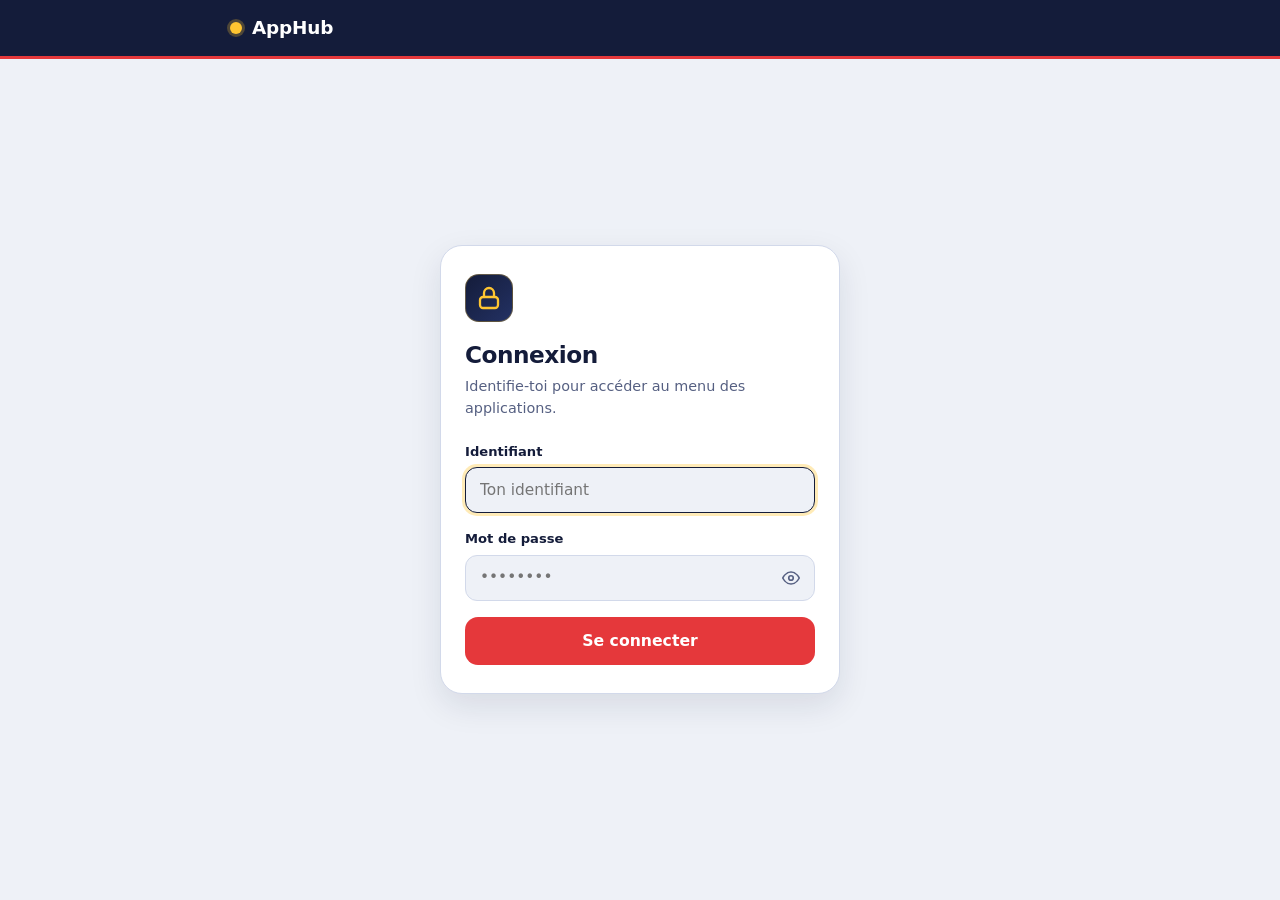
<file: login.html>
<!DOCTYPE html>
<html lang="fr">
<head>
  <meta charset="UTF-8" />
  <meta name="viewport" content="width=device-width, initial-scale=1.0, viewport-fit=cover" />
  <meta name="theme-color" content="#141c3a" />
  <title>Connexion · Le AppHub</title>

  <script>
    // Si l'utilisateur est déjà connecté dans cette session, on va directement au menu
    if (sessionStorage.getItem("apphub_auth_ok") === "1") {
      window.location.replace("./index.html");
    }
  </script>

  <style>
    /* =========================================================================
       VARIABLES & THÈME (Assortis à AppHub & Pokéhub : clair & sombre auto)
       ========================================================================= */
    :root {
      --bg: #eef1f7;
      --surface: #ffffff;
      --surface-2: #e5e9f3;
      --text: #141c3a;
      --muted: #566082;
      --border: #d2d9ea;
      --navy: #141c3a;
      --accent: #e5383b;
      --accent-hover: #cc2b2e;
      --gold: #ffc531;
      --gold-text: #3a2900;
      --miss: #c2272b;
      --miss-soft: #fde3e3;
      --shadow: 0 12px 32px rgba(20, 28, 58, 0.1);
      color-scheme: light;
    }

    @media (prefers-color-scheme: dark) {
      :root {
        --bg: #0d1430;
        --surface: #162047;
        --surface-2: #1f2b5c;
        --text: #e9edfb;
        --muted: #9aa6cf;
        --border: #2d3a73;
        --miss: #ff8a8d;
        --miss-soft: #43202f;
        --shadow: 0 12px 32px rgba(0, 0, 0, 0.45);
        color-scheme: dark;
      }
    }

    * {
      box-sizing: border-box;
      -webkit-tap-highlight-color: transparent;
    }

    html, body {
      margin: 0;
      padding: 0;
    }

    body {
      min-height: 100vh;
      background-color: var(--bg);
      color: var(--text);
      font-family: ui-rounded, "SF Pro Rounded", "Inter", "Nunito", "Segoe UI", system-ui, -apple-system, sans-serif;
      line-height: 1.5;
      display: flex;
      flex-direction: column;
      -webkit-font-smoothing: antialiased;
    }

    /* =========================================================================
       BARRE DU HAUT SOBRE
       ========================================================================= */
    .topbar {
      background-color: var(--navy);
      color: #ffffff;
      border-bottom: 3px solid var(--accent);
      padding: calc(14px + env(safe-area-inset-top)) 20px 14px;
    }

    .topbar-inner {
      max-width: 820px;
      margin: 0 auto;
      display: flex;
      align-items: center;
      justify-content: space-between;
      gap: 12px;
    }

    .brand {
      display: flex;
      align-items: center;
      gap: 10px;
      font-weight: 800;
      font-size: 1.15rem;
      letter-spacing: -0.01em;
    }

    .brand-dot {
      width: 12px;
      height: 12px;
      border-radius: 50%;
      background: var(--gold);
      box-shadow: 0 0 0 3px rgba(255, 197, 49, 0.25);
      flex: none;
    }

    .domain-pill {
      font-size: 0.8rem;
      font-weight: 700;
      color: rgba(255, 255, 255, 0.82);
      background: rgba(255, 255, 255, 0.12);
      padding: 4px 12px;
      border-radius: 999px;
    }

    /* =========================================================================
       CARTE DE CONNEXION CENTRÉE
       ========================================================================= */
    .main-wrap {
      flex: 1;
      display: flex;
      align-items: center;
      justify-content: center;
      padding: 28px 18px 48px;
    }

    .login-card {
      width: 100%;
      max-width: 400px;
      background-color: var(--surface);
      border: 1.5px solid var(--border);
      border-radius: 22px;
      padding: 28px 24px;
      box-shadow: var(--shadow);
    }

    /* Animation de secousse en cas d'erreur */
    @keyframes shakeCard {
      0%, 100% { transform: translateX(0); }
      20% { transform: translateX(-8px); }
      40% { transform: translateX(8px); }
      60% { transform: translateX(-5px); }
      80% { transform: translateX(5px); }
    }

    .login-card.shake {
      animation: shakeCard 0.36s cubic-bezier(0.36, 0.07, 0.19, 0.97);
    }

    .lock-badge {
      width: 48px;
      height: 48px;
      border-radius: 14px;
      background: linear-gradient(135deg, #141c3a 0%, #233163 100%);
      color: var(--gold);
      display: grid;
      place-items: center;
      margin-bottom: 16px;
      border: 1.5px solid rgba(255, 197, 49, 0.3);
    }

    .login-card h1 {
      margin: 0;
      font-size: 1.45rem;
      font-weight: 800;
      letter-spacing: -0.02em;
    }

    .login-card .subtitle {
      margin: 4px 0 22px;
      color: var(--muted);
      font-size: 0.9rem;
    }

    .field {
      margin-bottom: 16px;
    }

    .field label {
      display: block;
      font-size: 0.82rem;
      font-weight: 800;
      margin-bottom: 6px;
      color: var(--text);
    }

    .input-wrap {
      position: relative;
      display: flex;
      align-items: center;
    }

    .field input {
      width: 100%;
      min-height: 46px;
      padding: 10px 14px;
      border-radius: 12px;
      border: 1.5px solid var(--border);
      background-color: var(--bg);
      color: var(--text);
      font: inherit;
      font-size: 0.96rem;
      transition: border-color 0.15s ease, box-shadow 0.15s ease;
    }

    .field input.with-toggle {
      padding-right: 46px;
    }

    .field input:focus {
      outline: none;
      border-color: var(--text);
      box-shadow: 0 0 0 3px rgba(255, 197, 49, 0.35);
    }

    .toggle-pass {
      position: absolute;
      right: 6px;
      width: 36px;
      height: 36px;
      border: 0;
      border-radius: 9px;
      background: transparent;
      color: var(--muted);
      display: grid;
      place-items: center;
      cursor: pointer;
    }

    .toggle-pass:hover {
      color: var(--text);
      background-color: var(--surface-2);
    }

    .error-box {
      margin: 0 0 16px;
      padding: 10px 12px;
      border-radius: 12px;
      background-color: var(--miss-soft);
      color: var(--miss);
      font-size: 0.86rem;
      font-weight: 700;
      display: flex;
      align-items: center;
      gap: 8px;
    }

    .error-box[hidden] {
      display: none;
    }

    .btn-submit {
      width: 100%;
      min-height: 48px;
      border: 0;
      border-radius: 13px;
      background-color: var(--accent);
      color: #ffffff;
      font: inherit;
      font-weight: 800;
      font-size: 0.98rem;
      cursor: pointer;
      transition: background-color 0.15s ease, transform 0.12s ease;
    }

    .btn-submit:hover {
      background-color: var(--accent-hover);
    }

    .btn-submit:active {
      transform: scale(0.98);
    }

    .btn-submit:focus-visible {
      outline: 3px solid var(--gold);
      outline-offset: 2px;
    }
  </style>
</head>
<body>

  <!-- En-tête sobre -->
  <header class="topbar">
    <div class="topbar-inner">
      <div class="brand">
        <span class="brand-dot" aria-hidden="true"></span>
        <span>AppHub</span>
      </div>
    </div>
  </header>

  <!-- Formulaire de connexion -->
  <main class="main-wrap">
    <div class="login-card" id="loginCard">
      <div class="lock-badge" aria-hidden="true">
        <svg width="24" height="24" viewBox="0 0 24 24" fill="none" stroke="currentColor" stroke-width="2.3" stroke-linecap="round" stroke-linejoin="round">
          <rect x="3" y="11" width="18" height="11" rx="3" />
          <path d="M7 11V7a5 5 0 0 1 10 0v4" />
        </svg>
      </div>

      <h1>Connexion</h1>
      <p class="subtitle">Identifie-toi pour accéder au menu des applications.</p>

      <form id="loginForm" novalidate>
        <div class="field">
          <label for="loginUser">Identifiant</label>
          <div class="input-wrap">
            <input
              type="text"
              id="loginUser"
              name="username"
              autocomplete="username"
              autocapitalize="none"
              spellcheck="false"
              placeholder="Ton identifiant"
              required
            />
          </div>
        </div>

        <div class="field">
          <label for="loginPass">Mot de passe</label>
          <div class="input-wrap">
            <input
              type="password"
              id="loginPass"
              name="password"
              class="with-toggle"
              autocomplete="current-password"
              placeholder="••••••••"
              required
            />
            <button
              type="button"
              class="toggle-pass"
              id="togglePassBtn"
              aria-label="Afficher le mot de passe"
              title="Afficher / masquer"
            >
              <svg id="eyeIcon" width="18" height="18" viewBox="0 0 24 24" fill="none" stroke="currentColor" stroke-width="2.2" stroke-linecap="round" stroke-linejoin="round">
                <path d="M1 12s4-8 11-8 11 8 11 8-4 8-11 8-11-8-11-8z" />
                <circle cx="12" cy="12" r="3" />
              </svg>
            </button>
          </div>
        </div>

        <div class="error-box" id="loginError" role="alert" hidden>
          <svg width="18" height="18" viewBox="0 0 24 24" fill="none" stroke="currentColor" stroke-width="2.4" stroke-linecap="round" stroke-linejoin="round" aria-hidden="true">
            <circle cx="12" cy="12" r="10" />
            <line x1="12" y1="8" x2="12" y2="12" />
            <line x1="12" y1="16" x2="12.01" y2="16" />
          </svg>
          <span>Identifiant ou mot de passe incorrect.</span>
        </div>

        <button type="submit" class="btn-submit">Se connecter</button>
      </form>
    </div>
  </main>

  <script>
    /* =========================================================================
       IDENTIFIANTS LOCAUX (Modifie ces deux valeurs selon tes préférences)
       ========================================================================= */
    const AUTH_USER = "toto";
    const AUTH_PASS = "toto";

    // Clé de session partagée avec menu.html
    const SESSION_KEY = "apphub_auth_ok";

    /*
     * GARDE-FOU À COLLER DANS <head> DE menu.html POUR EMPÊCHER L'ACCÈS DIRECT :
     *
     * <script>
     *   if (sessionStorage.getItem("apphub_auth_ok") !== "1") {
     *     window.location.replace("./index.html");
     *   }
     * <\/script>
     */

    const card = document.getElementById("loginCard");
    const form = document.getElementById("loginForm");
    const userInput = document.getElementById("loginUser");
    const passInput = document.getElementById("loginPass");
    const toggleBtn = document.getElementById("togglePassBtn");
    const errorBox = document.getElementById("loginError");

    // Focus automatique sur l'identifiant
    window.addEventListener("DOMContentLoaded", () => {
      userInput.focus();
    });

    // Bouton afficher / masquer le mot de passe
    toggleBtn.addEventListener("click", () => {
      const isHidden = passInput.type === "password";
      passInput.type = isHidden ? "text" : "password";
      toggleBtn.setAttribute("aria-label", isHidden ? "Masquer le mot de passe" : "Afficher le mot de passe");
    });

    // Efface l'erreur dès que l'utilisateur retape
    [userInput, passInput].forEach((input) => {
      input.addEventListener("input", () => {
        if (!errorBox.hidden) errorBox.hidden = true;
      });
    });

    // Validation stricte du formulaire
    form.addEventListener("submit", (event) => {
      event.preventDefault();

      const enteredUser = userInput.value.trim();
      const enteredPass = passInput.value;

      if (enteredUser === AUTH_USER && enteredPass === AUTH_PASS) {
        // Connexion réussie : on valide la session et on redirige vers le menu
        sessionStorage.setItem(SESSION_KEY, "1");
        errorBox.hidden = true;
        window.location.href = "./index.html";
      } else {
        // Connexion refusée : pas de session, pas de redirection, secousse + reset mot de passe
        sessionStorage.removeItem(SESSION_KEY);
        errorBox.hidden = false;
        passInput.value = "";
        passInput.focus();

        card.classList.remove("shake");
        void card.offsetWidth; // Force le redémarrage de l'animation CSS
        card.classList.add("shake");
      }
    });
  </script>
</body>
</html>
</file>
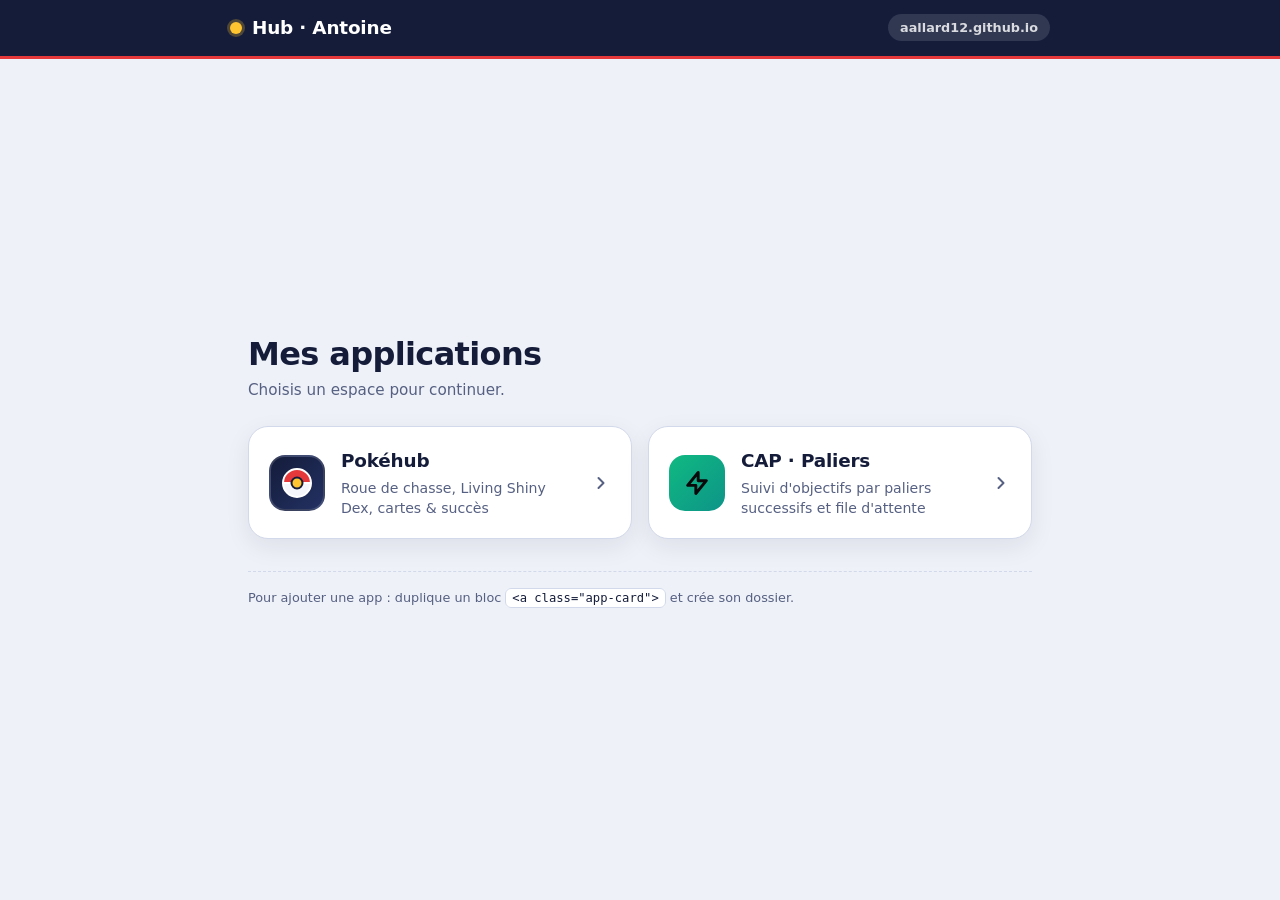
<file: menuApp.html>
<!DOCTYPE html>
<html lang="fr">
<head>
  <meta charset="UTF-8" />
  <meta name="viewport" content="width=device-width, initial-scale=1.0, viewport-fit=cover" />
  <meta name="theme-color" content="#141c3a" />
  <title>Le AppHub</title>
  <style>
    /* =========================================================================
       VARIABLES & THÈME (Assortis à Pokéhub : clair & sombre automatique)
       ========================================================================= */
    :root {
      --bg: #eef1f7;
      --surface: #ffffff;
      --surface-hover: #f8faff;
      --text: #141c3a;
      --muted: #566082;
      --border: #d2d9ea;
      --navy: #141c3a;
      --accent: #e5383b;
      --gold: #ffc531;
      --gold-text: #3a2900;
      --emerald: #10b981;
      --shadow: 0 8px 24px rgba(20, 28, 58, 0.08);
      --shadow-hover: 0 14px 32px rgba(20, 28, 58, 0.14);
      color-scheme: light;
    }

    @media (prefers-color-scheme: dark) {
      :root {
        --bg: #0d1430;
        --surface: #162047;
        --surface-hover: #1d2a5c;
        --text: #e9edfb;
        --muted: #9aa6cf;
        --border: #2d3a73;
        --shadow: 0 8px 24px rgba(0, 0, 0, 0.35);
        --shadow-hover: 0 14px 32px rgba(0, 0, 0, 0.5);
        color-scheme: dark;
      }
    }

    * {
      box-sizing: border-box;
      -webkit-tap-highlight-color: transparent;
    }

    html, body {
      margin: 0;
      padding: 0;
    }

    body {
      min-height: 100vh;
      background-color: var(--bg);
      color: var(--text);
      font-family: ui-rounded, "SF Pro Rounded", "Inter", "Nunito", "Segoe UI", system-ui, -apple-system, sans-serif;
      line-height: 1.5;
      display: flex;
      flex-direction: column;
      -webkit-font-smoothing: antialiased;
    }

    /* =========================================================================
       BARRE DU HAUT SOBRE
       ========================================================================= */
    .topbar {
      background-color: var(--navy);
      color: #ffffff;
      border-bottom: 3px solid var(--accent);
      padding: calc(14px + env(safe-area-inset-top)) 20px 14px;
    }

    .topbar-inner {
      max-width: 820px;
      margin: 0 auto;
      display: flex;
      align-items: center;
      justify-content: space-between;
      gap: 12px;
    }

    .brand {
      display: flex;
      align-items: center;
      gap: 10px;
      font-weight: 800;
      font-size: 1.15rem;
      letter-spacing: -0.01em;
    }

    .brand-dot {
      width: 12px;
      height: 12px;
      border-radius: 50%;
      background: var(--gold);
      box-shadow: 0 0 0 3px rgba(255, 197, 49, 0.25);
      flex: none;
    }

    .domain-pill {
      font-size: 0.8rem;
      font-weight: 700;
      color: rgba(255, 255, 255, 0.82);
      background: rgba(255, 255, 255, 0.12);
      padding: 4px 12px;
      border-radius: 999px;
    }

    /* =========================================================================
       CONTENU PRINCIPAL & GRILLE D'APPLICATIONS
       ========================================================================= */
    .container {
      width: 100%;
      max-width: 820px;
      margin: 0 auto;
      padding: 32px 18px 48px;
      flex: 1;
      display: flex;
      flex-direction: column;
      justify-content: center;
    }

    .intro {
      margin-bottom: 24px;
    }

    .intro h1 {
      margin: 0;
      font-size: clamp(1.5rem, 4vw, 2rem);
      font-weight: 800;
      letter-spacing: -0.02em;
      line-height: 1.2;
    }

    .intro p {
      margin: 6px 0 0;
      color: var(--muted);
      font-size: 0.95rem;
    }

    .apps-grid {
      display: grid;
      grid-template-columns: repeat(auto-fit, minmax(280px, 1fr));
      gap: 16px;
    }

    /* Carte cliquable d'application */
    .app-card {
      position: relative;
      display: flex;
      align-items: center;
      gap: 16px;
      padding: 20px;
      background-color: var(--surface);
      border: 1.5px solid var(--border);
      border-radius: 20px;
      text-decoration: none;
      color: inherit;
      box-shadow: var(--shadow);
      transition: transform 0.18s cubic-bezier(0.22, 1, 0.36, 1),
                  box-shadow 0.18s ease,
                  border-color 0.18s ease,
                  background-color 0.18s ease;
    }

    .app-card:hover {
      transform: translateY(-3px);
      background-color: var(--surface-hover);
      box-shadow: var(--shadow-hover);
      border-color: var(--text);
    }

    .app-card:active {
      transform: scale(0.98);
    }

    .app-card:focus-visible {
      outline: 3px solid var(--gold);
      outline-offset: 2px;
    }

    /* Icônes nettes des applications */
    .app-icon {
      width: 56px;
      height: 56px;
      border-radius: 16px;
      display: grid;
      place-items: center;
      flex: none;
    }

    /* Icône style Pokéball pour Pokéhub */
    .icon-pokehub {
      background: linear-gradient(135deg, #141c3a 0%, #233163 100%);
      border: 2px solid rgba(255, 255, 255, 0.15);
    }

    .pokeball-svg {
      width: 30px;
      height: 30px;
      border-radius: 50%;
      background: linear-gradient(#e5383b 0 46%, #ffffff 46% 54%, #f4f6fb 54%);
      border: 2.5px solid #ffffff;
      position: relative;
    }

    .pokeball-svg::after {
      content: "";
      position: absolute;
      inset: 50% auto auto 50%;
      width: 9px;
      height: 9px;
      transform: translate(-50%, -50%);
      border-radius: 50%;
      background: #ffc531;
      border: 2px solid #141c3a;
    }

    /* Icône éclair/cap pour CAP */
    .icon-cap {
      background: linear-gradient(135deg, #10b981 0%, #0d9488 100%);
      color: #09090b;
    }

    .app-info {
      flex: 1;
      min-width: 0;
    }

    .app-title-row {
      display: flex;
      align-items: center;
      gap: 8px;
      margin-bottom: 4px;
    }

    .app-info h2 {
      margin: 0;
      font-size: 1.15rem;
      font-weight: 800;
      letter-spacing: -0.01em;
    }

    .app-tag {
      font-size: 0.72rem;
      font-weight: 800;
      padding: 2px 8px;
      border-radius: 999px;
      background: rgba(255, 197, 49, 0.22);
      color: var(--text);
    }

    .app-info p {
      margin: 0;
      font-size: 0.88rem;
      color: var(--muted);
      line-height: 1.4;
    }

    .app-arrow {
      color: var(--muted);
      flex: none;
      transition: transform 0.18s ease, color 0.18s ease;
    }

    .app-card:hover .app-arrow {
      transform: translateX(3px);
      color: var(--text);
    }

    /* =========================================================================
       NOTE DISCRÈTE EN BAS DE PAGE
       ========================================================================= */
    .footer-note {
      margin-top: 32px;
      padding-top: 16px;
      border-top: 1px dashed var(--border);
      display: flex;
      flex-wrap: wrap;
      align-items: center;
      justify-content: space-between;
      gap: 8px;
      font-size: 0.8rem;
      color: var(--muted);
    }

    .footer-note code {
      font-family: ui-monospace, SFMono-Regular, Menlo, monospace;
      font-size: 0.76rem;
      padding: 2px 6px;
      border-radius: 6px;
      background: var(--surface);
      border: 1px solid var(--border);
      color: var(--text);
    }

    @media (max-width: 480px) {
      .container {
        justify-content: flex-start;
        padding-top: 24px;
      }
      .app-card {
        padding: 16px;
        gap: 14px;
      }
      .app-icon {
        width: 48px;
        height: 48px;
        border-radius: 14px;
      }
    }
  </style>
</head>
<body>

  <!-- En-tête sobre -->
  <header class="topbar">
    <div class="topbar-inner">
      <div class="brand">
        <span class="brand-dot" aria-hidden="true"></span>
        <span>Hub · Antoine</span>
      </div>
      <span class="domain-pill">aallard12.github.io</span>
    </div>
  </header>

  <!-- Contenu principal -->
  <main class="container">
    <div class="intro">
      <h1>Mes applications</h1>
      <p>Choisis un espace pour continuer.</p>
    </div>

    <div class="apps-grid">
      <!-- APPLICATION 1 : Pokéhub -->
      <a href="./pokehub/" class="app-card">
        <div class="app-icon icon-pokehub" aria-hidden="true">
          <span class="pokeball-svg"></span>
        </div>
        <div class="app-info">
          <div class="app-title-row">
            <h2>Pokéhub</h2>
          </div>
          <p>Roue de chasse, Living Shiny Dex, cartes &amp; succès</p>
        </div>
        <svg class="app-arrow" width="20" height="20" viewBox="0 0 24 24" fill="none" stroke="currentColor" stroke-width="2.4" stroke-linecap="round" stroke-linejoin="round" aria-hidden="true">
          <path d="M9 18l6-6-6-6" />
        </svg>
      </a>

      <!-- APPLICATION 2 : CAP · Paliers -->
      <a href="./paliers/" class="app-card">
        <div class="app-icon icon-cap" aria-hidden="true">
          <svg width="28" height="28" viewBox="0 0 24 24" fill="none" stroke="currentColor" stroke-width="2.5" stroke-linecap="round" stroke-linejoin="round">
            <path d="M13 10V3L4 14h7v7l9-11h-7z" />
          </svg>
        </div>
        <div class="app-info">
          <div class="app-title-row">
            <h2>CAP · Paliers</h2>
          </div>
          <p>Suivi d'objectifs par paliers successifs et file d'attente</p>
        </div>
        <svg class="app-arrow" width="20" height="20" viewBox="0 0 24 24" fill="none" stroke="currentColor" stroke-width="2.4" stroke-linecap="round" stroke-linejoin="round" aria-hidden="true">
          <path d="M9 18l6-6-6-6" />
        </svg>
      </a>

      <!--
        POUR AJOUTER UNE FUTURE APPLICATION :
        Duplique simplement un bloc <a href="./nom-du-dossier/" class="app-card">...</a> ci-dessus
        et crée le dossier correspondant avec son propre fichier index.html !
      -->
    </div>

    <!-- Note discrète -->
    <footer class="footer-note">
      <span>Pour ajouter une app : duplique un bloc <code>&lt;a class="app-card"&gt;</code> et crée son dossier.</span>
    </footer>
  </main>

</body>
</html>
</file>
